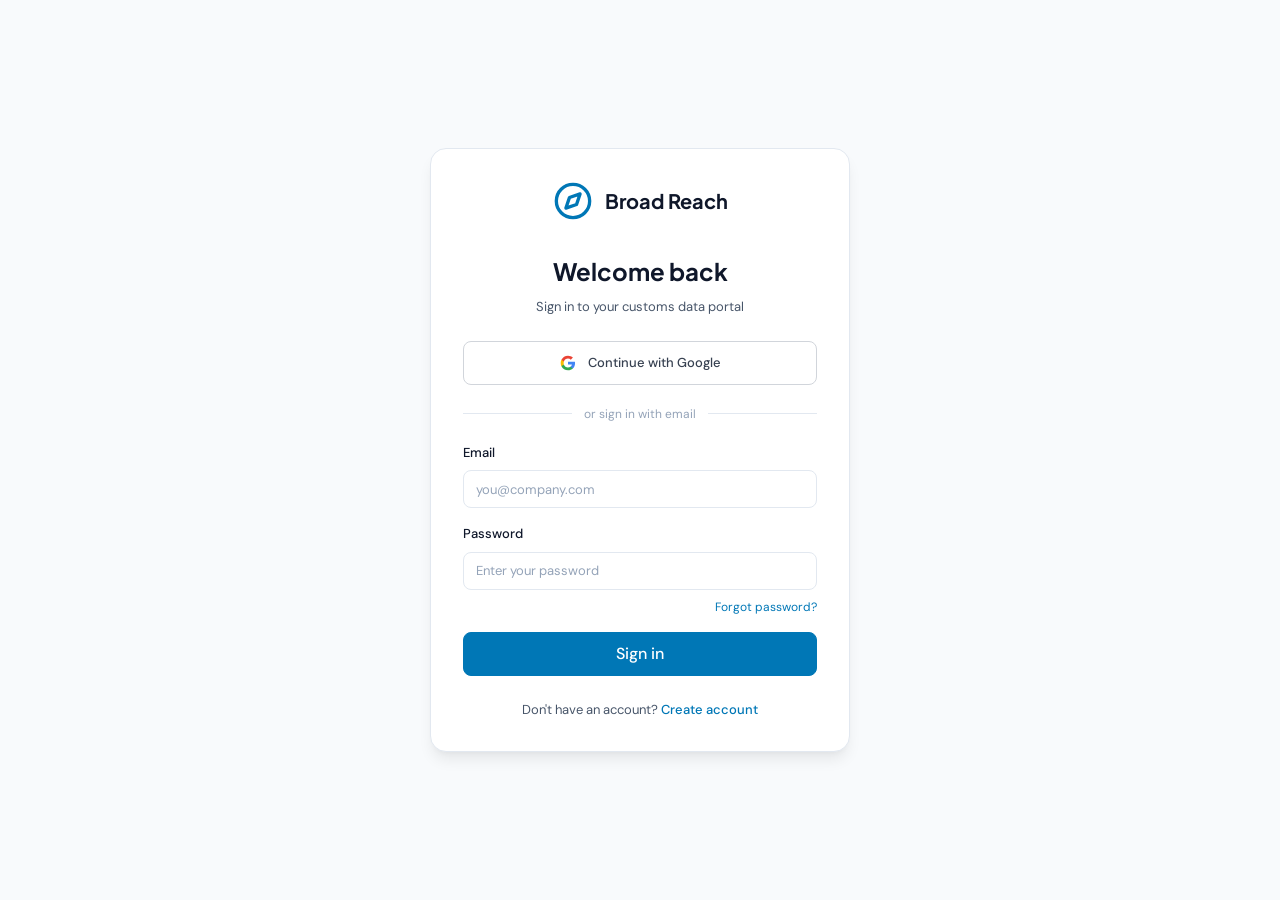
<file: customs-data-portal/index.html>
<!DOCTYPE html>
<html lang="en">
<head>
  <!--
   ____                 _           _ _            ____                            _
  |  _ \ ___ _ __ _ __ | | _____  _(_) |_ _   _  / ___|___  _ __ ___  _ __  _   _| |_ ___ _ __
  | |_) / _ \ '__| '_ \| |/ _ \ \/ / | __| | | || |   / _ \| '_ ` _ \| '_ \| | | | __/ _ \ '__|
  |  __/  __/ |  | |_) | |  __/>  <| | |_| |_| || |__| (_) | | | | | | |_) | |_| | ||  __/ |
  |_|   \___|_|  | .__/|_|\___/_/\_\_|\__|\__, | \____\___/|_| |_| |_| .__/ \__,_|\__\___|_|
                 |_|                      |___/                      |_|

  Built with Perplexity Computer — https://www.perplexity.ai/computer
  -->
  <meta charset="UTF-8">
  <meta name="viewport" content="width=device-width, initial-scale=1.0">
  <title>Broad Reach Customs Data Portal</title>
  <meta name="description" content="SKU-level customs data management, CUSMA certificate generation, and HTS code validation.">
  <meta name="robots" content="noindex, nofollow">
  <meta name="generator" content="Perplexity Computer">
  <meta property="og:title" content="Broad Reach Customs Data Portal">
  <meta property="og:description" content="SKU-level customs data management, CUSMA certificate generation, and HTS code validation.">
  <link rel="preconnect" href="https://fonts.googleapis.com">
  <link rel="preconnect" href="https://fonts.gstatic.com" crossorigin>
  <link href="https://fonts.googleapis.com/css2?family=Plus+Jakarta+Sans:wght@400;500;600;700&family=DM+Sans:wght@400;500;600&display=swap" rel="stylesheet">
  <link rel="stylesheet" href="./base.css">
  <link rel="stylesheet" href="./style.css">
  <link rel="stylesheet" href="./app.css">
  <link rel="icon" href="data:image/svg+xml,<svg xmlns='http://www.w3.org/2000/svg' viewBox='0 0 32 32'><circle cx='16' cy='16' r='12' fill='%230f4c75'/><path d='M10 20 L16 10 L22 20 Z' fill='%2300b4d8' opacity='0.8'/></svg>">
</head>
<body>
  <div id="app"></div>
  <script src="./app.js"></script>
</body>
</html>
</file>
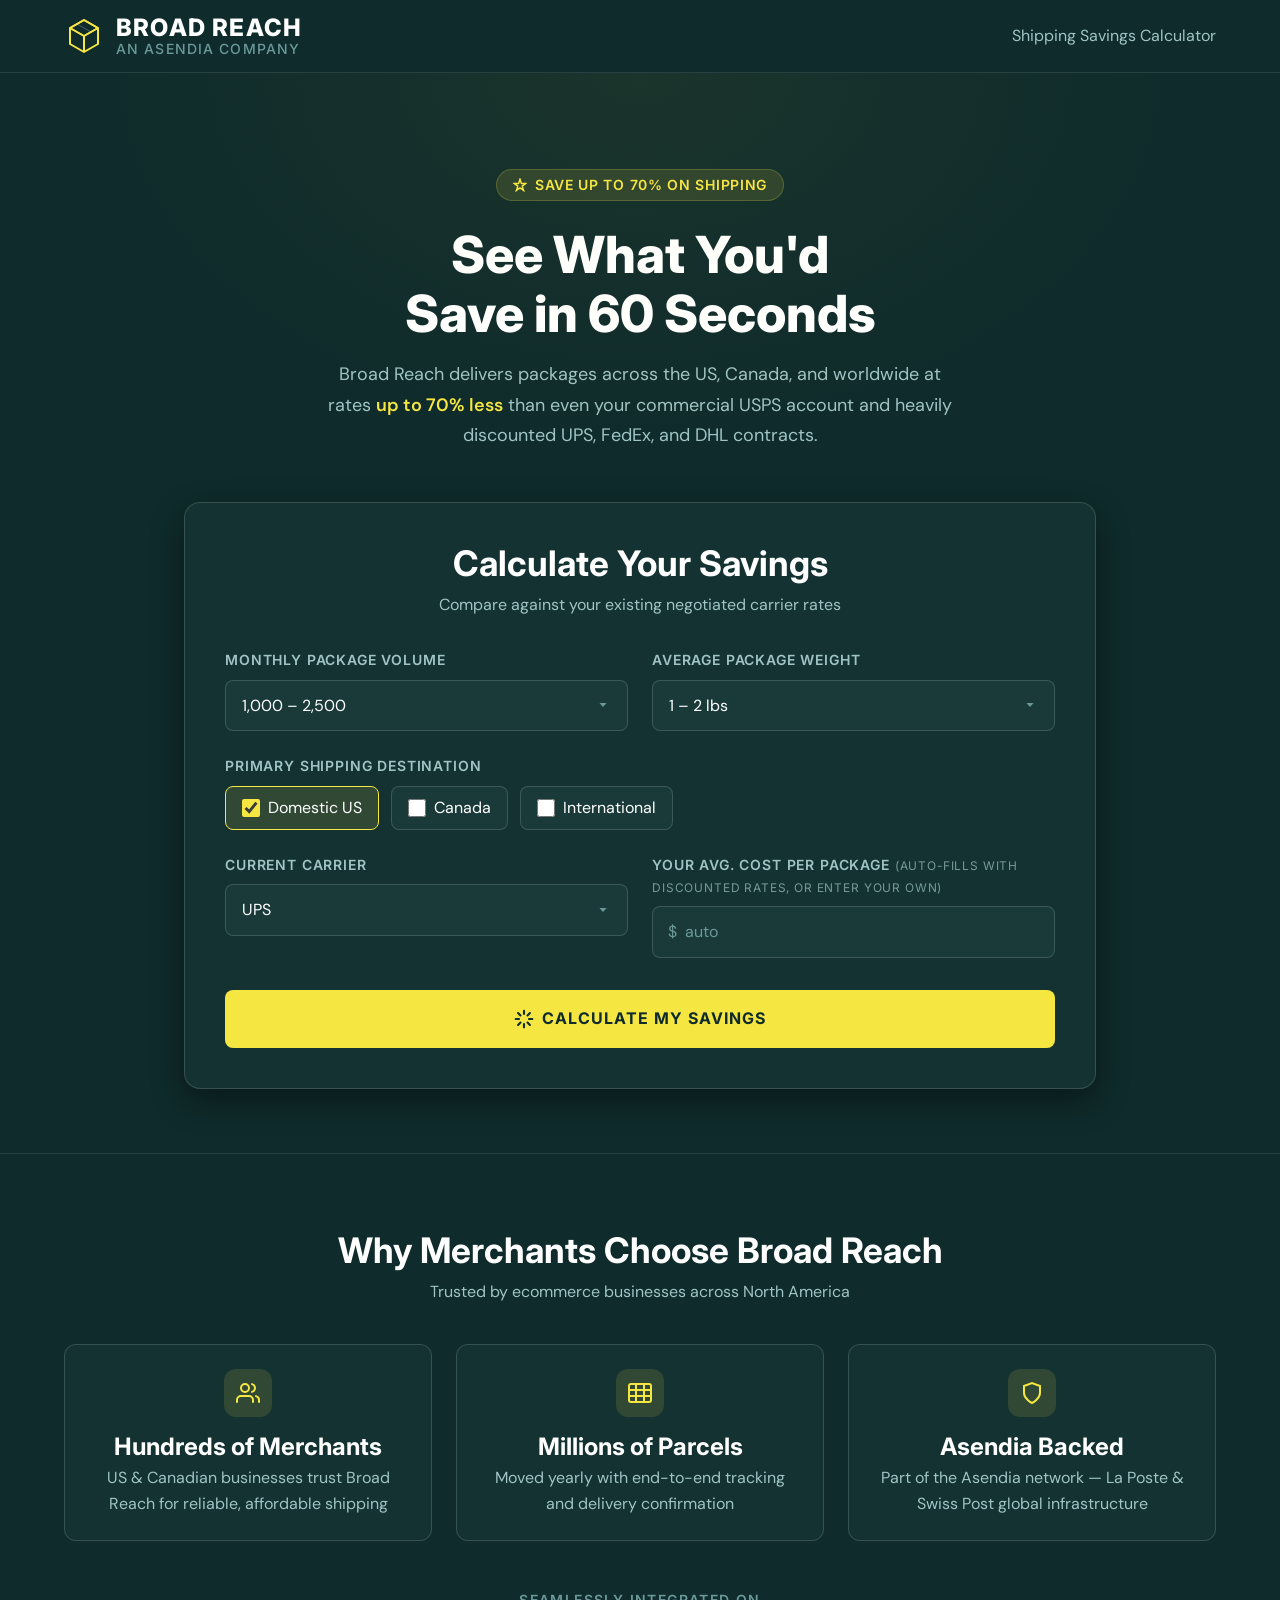
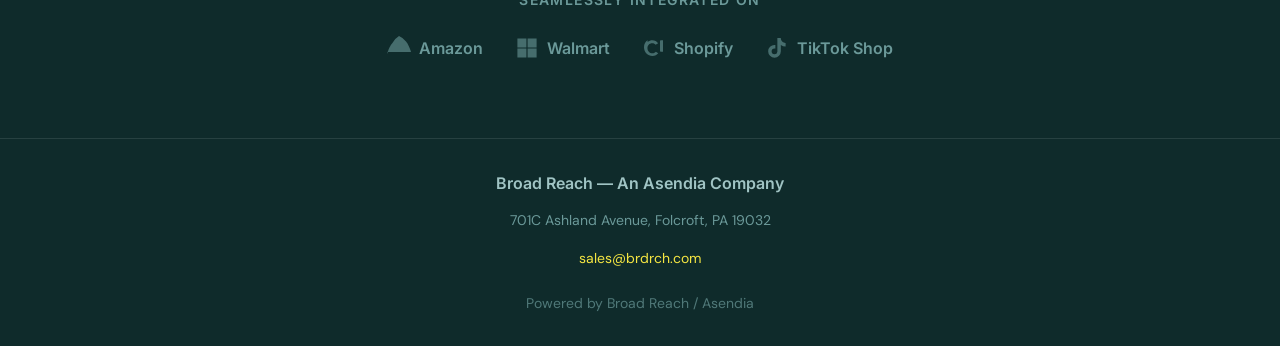
<file: savings-calculator/index.html>
<!DOCTYPE html>
<html lang="en">
<head>
  <meta charset="UTF-8">
  <meta name="viewport" content="width=device-width, initial-scale=1.0">
  <title>Shipping Savings Calculator — Broad Reach | An Asendia Company</title>
  <meta name="description" content="See how much you'd save vs. your commercial USPS and discounted UPS/FedEx accounts. Broad Reach rates start at $2/package. Calculate your savings in 60 seconds.">
  <link rel="preconnect" href="https://fonts.googleapis.com">
  <link rel="preconnect" href="https://fonts.gstatic.com" crossorigin>
  <link rel="stylesheet" href="./base.css">
  <link rel="stylesheet" href="./style.css">
  <link rel="stylesheet" href="./page.css">
  <link rel="icon" href="data:image/svg+xml,<svg xmlns='http://www.w3.org/2000/svg' viewBox='0 0 32 32'><rect width='32' height='32' rx='6' fill='%230f2b2b'/><path d='M8 12l8-5 8 5v9l-8 5-8-5z' fill='none' stroke='%23f5e642' stroke-width='2'/><path d='M16 7v15M8 12l8 5 8-5' fill='none' stroke='%23f5e642' stroke-width='1.5'/></svg>">
</head>
<body>
  <a href="#calcForm" class="sr-only" style="position:absolute;top:0;left:0;z-index:9999;background:var(--color-primary);color:var(--color-text-inverse);padding:8px 16px;">Skip to calculator</a>
  <div class="page-wrapper">

    <!-- HEADER -->
    <header class="site-header">
      <div class="container">
        <div class="header-inner">
          <div class="logo-group">
            <!-- Broad Reach Logo SVG — package/box icon -->
            <svg width="40" height="40" viewBox="0 0 40 40" fill="none" xmlns="http://www.w3.org/2000/svg" aria-label="Broad Reach logo">
              <path d="M20 4L6 12v16l14 8 14-8V12L20 4z" stroke="#f5e642" stroke-width="2" fill="none" stroke-linejoin="round"/>
              <path d="M20 4l14 8-14 8L6 12l14-8z" stroke="#f5e642" stroke-width="1.5" fill="none" stroke-linejoin="round"/>
              <path d="M20 20v16" stroke="#f5e642" stroke-width="2"/>
              <path d="M6 12l14 8 14-8" stroke="#f5e642" stroke-width="1.5" fill="none"/>
              <path d="M13 8l14 8" stroke="rgba(255,255,255,0.25)" stroke-width="1" stroke-linecap="round"/>
            </svg>
            <div class="logo-text">
              <span class="logo-name">BROAD REACH</span>
              <span class="logo-sub">An Asendia Company</span>
            </div>
          </div>
          <span class="header-tagline">Shipping Savings Calculator</span>
        </div>
      </div>
    </header>

    <main>
      <!-- HERO -->
      <section class="hero">
        <div class="container">
          <div class="hero-badge">
            <svg width="14" height="14" viewBox="0 0 24 24" fill="none" stroke="currentColor" stroke-width="2.5" stroke-linecap="round"><path d="M12 2l2.4 7.4H22l-6.2 4.5 2.4 7.4L12 16.8l-6.2 4.5 2.4-7.4L2 9.4h7.6z"/></svg>
            Save up to 70% on Shipping
          </div>
          <h1>See What You'd Save in 60 Seconds</h1>
          <p class="hero-subtitle">Broad Reach delivers packages across the US, Canada, and worldwide at rates <strong>up to 70% less</strong> than even your commercial USPS account and heavily discounted UPS, FedEx, and DHL contracts.</p>
        </div>
      </section>

      <!-- CALCULATOR -->
      <section class="calculator-section">
        <div class="container container--narrow">
          <div class="calc-card">
            <div class="calc-card-header">
              <h2>Calculate Your Savings</h2>
              <p>Compare against your existing negotiated carrier rates</p>
            </div>

            <form id="calcForm" onsubmit="return false;">
              <div class="form-grid">

                <!-- Monthly Volume -->
                <div class="form-group">
                  <label class="form-label" for="volume">Monthly Package Volume</label>
                  <select class="form-select" id="volume" required>
                    <option value="">Select volume...</option>
                    <option value="350">200 – 500</option>
                    <option value="750">500 – 1,000</option>
                    <option value="1750" selected>1,000 – 2,500</option>
                    <option value="3750">2,500 – 5,000</option>
                    <option value="7500">5,000 – 10,000</option>
                    <option value="12500">10,000+</option>
                  </select>
                </div>

                <!-- Average Weight -->
                <div class="form-group">
                  <label class="form-label" for="weight">Average Package Weight</label>
                  <select class="form-select" id="weight" required>
                    <option value="under1">Under 1 lb</option>
                    <option value="1to2" selected>1 – 2 lbs</option>
                    <option value="2to5">2 – 5 lbs</option>
                    <option value="5to10">5 – 10 lbs</option>
                  </select>
                </div>

                <!-- Primary Destination -->
                <div class="form-group form-group--full">
                  <label class="form-label">Primary Shipping Destination</label>
                  <div class="checkbox-group" id="destinations">
                    <label class="checkbox-label checked">
                      <input type="checkbox" value="domestic" checked> Domestic US
                    </label>
                    <label class="checkbox-label">
                      <input type="checkbox" value="canada"> Canada
                    </label>
                    <label class="checkbox-label">
                      <input type="checkbox" value="international"> International
                    </label>
                  </div>
                </div>

                <!-- Current Carrier -->
                <div class="form-group">
                  <label class="form-label" for="carrier">Current Carrier</label>
                  <select class="form-select" id="carrier" required>
                    <option value="UPS">UPS</option>
                    <option value="FedEx">FedEx</option>
                    <option value="USPS">USPS</option>
                    <option value="DHL">DHL</option>
                    <option value="Other">Other</option>
                  </select>
                </div>

                <!-- Average Cost -->
                <div class="form-group">
                  <label class="form-label" for="costPerPkg">Your Avg. Cost Per Package <span style="font-weight:400;font-size:0.85em;opacity:0.7">(auto-fills with discounted rates, or enter your own)</span></label>
                  <div class="currency-input">
                    <span class="currency-symbol">$</span>
                    <input type="number" class="form-input" id="costPerPkg" placeholder="auto" step="0.01" min="0" max="999" value="" >
                  </div>
                </div>

              </div>

              <button type="button" class="btn-calculate" id="calcBtn" onclick="calculateSavings()">
                <svg viewBox="0 0 24 24" fill="none" stroke="currentColor" stroke-width="2.5" stroke-linecap="round" stroke-linejoin="round"><path d="M12 2v4M12 18v4M4.93 4.93l2.83 2.83M16.24 16.24l2.83 2.83M2 12h4M18 12h4M4.93 19.07l2.83-2.83M16.24 7.76l2.83-2.83"/></svg>
                Calculate My Savings
              </button>
            </form>

            <!-- RESULTS -->
            <div class="results-section" id="results" aria-hidden="true">
              <div class="results-card">
                <div class="results-header">
                  <div class="results-label">Estimated Annual Savings</div>
                  <div class="savings-amount" id="annualSavings">$0</div>
                </div>

                <div class="results-grid">
                  <div class="result-stat">
                    <div class="stat-label">Monthly Savings</div>
                    <div class="stat-value" id="monthlySavings">$0</div>
                  </div>
                  <div class="result-stat">
                    <div class="stat-label">Per-Package Savings</div>
                    <div class="stat-value" id="perPkgSavings">$0.00</div>
                  </div>
                  <div class="result-stat">
                    <div class="stat-label">Savings Percentage</div>
                    <div class="stat-value" id="savingsPct">0%</div>
                  </div>
                </div>

                <!-- Visual comparison bars -->
                <div class="comparison-bar">
                  <div class="bar-row">
                    <div class="bar-item">
                      <span class="bar-item-label" id="carrierLabel">Current Carrier</span>
                      <div class="bar-item-track">
                        <div class="bar-item-fill bar-item-fill--current" id="barCurrent" style="width: 0%;">
                          <span id="barCurrentLabel">$0/yr</span>
                        </div>
                      </div>
                    </div>
                    <div class="bar-item">
                      <span class="bar-item-label">Broad Reach</span>
                      <div class="bar-item-track">
                        <div class="bar-item-fill bar-item-fill--br" id="barBR" style="width: 0%;">
                          <span id="barBRLabel">$0/yr</span>
                        </div>
                      </div>
                    </div>
                  </div>
                </div>

                <p class="results-note">Carrier rates reflect real-world discounted accounts — USPS Commercial Plus pricing (Notice 123) and UPS/FedEx/DHL rates with heavy volume discounts already applied. These are not retail rates. Broad Reach still beats them through Asendia's last-mile carrier network. Actual savings may vary by volume, zone mix, and contract terms.</p>

                <div class="results-cta">
                  <button class="btn-cta" onclick="openQuoteModal()">
                    <svg width="20" height="20" viewBox="0 0 24 24" fill="none" stroke="currentColor" stroke-width="2.5" stroke-linecap="round"><path d="M21 15a2 2 0 0 1-2 2H7l-4 4V5a2 2 0 0 1 2-2h14a2 2 0 0 1 2 2z"/></svg>
                    Get Your Custom Quote
                  </button>
                  <p class="cta-sub">Or email us directly at <a href="mailto:sales@brdrch.com" target="_blank" rel="noopener noreferrer">sales@brdrch.com</a></p>
                </div>
              </div>
            </div>

          </div>
        </div>
      </section>

      <!-- TRUST / SOCIAL PROOF -->
      <section class="trust-section reveal" id="trustSection">
        <div class="container">
          <div class="trust-header">
            <h2>Why Merchants Choose Broad Reach</h2>
            <p>Trusted by ecommerce businesses across North America</p>
          </div>

          <div class="trust-stats">
            <div class="trust-stat">
              <div class="trust-stat-icon">
                <svg viewBox="0 0 24 24" fill="none" stroke="currentColor" stroke-width="2" stroke-linecap="round"><path d="M17 21v-2a4 4 0 0 0-4-4H5a4 4 0 0 0-4 4v2"/><circle cx="9" cy="7" r="4"/><path d="M23 21v-2a4 4 0 0 0-3-3.87"/><path d="M16 3.13a4 4 0 0 1 0 7.75"/></svg>
              </div>
              <h3>Hundreds of Merchants</h3>
              <p>US &amp; Canadian businesses trust Broad Reach for reliable, affordable shipping</p>
            </div>
            <div class="trust-stat">
              <div class="trust-stat-icon">
                <svg viewBox="0 0 24 24" fill="none" stroke="currentColor" stroke-width="2" stroke-linecap="round"><rect x="1" y="3" width="22" height="18" rx="2"/><path d="M1 9h22M1 15h22M8 3v18M16 3v18"/></svg>
              </div>
              <h3>Millions of Parcels</h3>
              <p>Moved yearly with end-to-end tracking and delivery confirmation</p>
            </div>
            <div class="trust-stat">
              <div class="trust-stat-icon">
                <svg viewBox="0 0 24 24" fill="none" stroke="currentColor" stroke-width="2" stroke-linecap="round"><path d="M12 22s8-4 8-10V5l-8-3-8 3v7c0 6 8 10 8 10z"/></svg>
              </div>
              <h3>Asendia Backed</h3>
              <p>Part of the Asendia network — La Poste &amp; Swiss Post global infrastructure</p>
            </div>
          </div>

          <div class="marketplace-section">
            <div class="marketplace-label">Seamlessly Integrated On</div>
            <div class="marketplace-logos">
              <div class="marketplace-logo">
                <svg viewBox="0 0 24 24" fill="currentColor"><path d="M.045 18.02c.07-.258.144-.515.22-.77.096-.316.193-.632.293-.947.262-.82.559-1.628.886-2.42.108-.261.22-.52.333-.778.113-.258.231-.513.351-.767.24-.508.492-1.01.755-1.503.12-.225.243-.448.368-.67.213-.378.433-.751.662-1.118.044-.071.089-.141.134-.211a18.94 18.94 0 0 1 1.202-1.667A18.86 18.86 0 0 1 12 .07a18.86 18.86 0 0 1 6.75 5.098c.46.552.886 1.13 1.276 1.731.045.07.09.14.134.211.229.367.449.74.662 1.118.125.222.248.445.368.67.263.494.515.995.755 1.503.12.254.238.509.351.767.114.258.225.517.333.778.327.792.624 1.6.886 2.42.1.315.197.631.293.947.076.255.15.512.22.77H.045z"/></svg>
                Amazon
              </div>
              <div class="marketplace-logo">
                <svg viewBox="0 0 24 24" fill="currentColor"><path d="M11.4 2.4H2.4v9h9V2.4zm10.2 0h-9v9h9V2.4zm-10.2 10.2h-9v9h9v-9zm10.2 0h-9v9h9v-9z"/></svg>
                Walmart
              </div>
              <div class="marketplace-logo">
                <svg viewBox="0 0 24 24" fill="currentColor"><path d="M5.613 4.357C3.243 5.93 2 8.336 2 11.257c0 5.157 3.8 8.743 8.4 8.743 2.6 0 4.507-1.143 5.857-2.743l-2.4-1.457c-.657.857-1.786 1.543-3.457 1.543-2.857 0-4.943-2.286-4.943-5.086s1.786-5.086 4.643-5.086c1.757 0 2.943.686 3.6 1.543l2.4-1.457C14.82 5.5 12.813 4.357 10.4 4.357c-1.743 0-3.357.543-4.787 1.543V4.357zm13.38 0c-.55 0-1 .45-1 1.014v9.257c0 .565.45 1.015 1 1.015h2.014V4.357H18.993z"/></svg>
                Shopify
              </div>
              <div class="marketplace-logo">
                <svg viewBox="0 0 24 24" fill="currentColor"><path d="M19.59 6.69a4.83 4.83 0 0 1-3.77-4.25V2h-3.45v13.67a2.89 2.89 0 0 1-2.88 2.5 2.89 2.89 0 0 1-2.88-2.88 2.89 2.89 0 0 1 2.88-2.88c.3 0 .59.05.87.13V9.03a6.31 6.31 0 0 0-.87-.06 6.34 6.34 0 0 0-6.34 6.34 6.34 6.34 0 0 0 6.34 6.34 6.34 6.34 0 0 0 6.34-6.34V8.94a8.18 8.18 0 0 0 4.78 1.54V7.03a4.83 4.83 0 0 1-1.02-.34z"/></svg>
                TikTok Shop
              </div>
            </div>
          </div>
        </div>
      </section>
    </main>

    <!-- FOOTER -->
    <footer class="site-footer">
      <div class="container">
        <div class="footer-inner">
          <div class="footer-brand">Broad Reach — An Asendia Company</div>
          <div class="footer-address">701C Ashland Avenue, Folcroft, PA 19032</div>
          <div class="footer-email"><a href="mailto:sales@brdrch.com" target="_blank" rel="noopener noreferrer">sales@brdrch.com</a></div>
          <div class="footer-powered">Powered by Broad Reach / Asendia</div>
        </div>
      </div>
    </footer>

  </div>

  <!-- QUOTE MODAL -->
  <div class="modal-overlay" id="quoteModal">
    <div class="modal" role="dialog" aria-labelledby="modalTitle">
      <!-- Form state -->
      <div id="modalForm">
        <div class="modal-header">
          <h3 id="modalTitle">Get Your Custom Quote</h3>
          <button class="modal-close" onclick="closeQuoteModal()" aria-label="Close modal">
            <svg width="24" height="24" viewBox="0 0 24 24" fill="none" stroke="currentColor" stroke-width="2" stroke-linecap="round"><path d="M18 6L6 18M6 6l12 12"/></svg>
          </button>
        </div>
        <form class="modal-form" onsubmit="return false;">
          <div class="form-group">
            <label class="form-label" for="qName">Name *</label>
            <input type="text" class="form-input" id="qName" placeholder="Your full name" required>
          </div>
          <div class="form-group">
            <label class="form-label" for="qEmail">Email *</label>
            <input type="email" class="form-input" id="qEmail" placeholder="you@company.com" required>
          </div>
          <div class="form-group">
            <label class="form-label" for="qCompany">Company *</label>
            <input type="text" class="form-input" id="qCompany" placeholder="Your company name" required>
          </div>
          <div class="form-group">
            <label class="form-label" for="qPhone">Phone (optional)</label>
            <input type="tel" class="form-input" id="qPhone" placeholder="(555) 123-4567">
          </div>
          <button class="btn-cta" onclick="submitQuoteForm()">
            Request Custom Quote
          </button>
        </form>
      </div>
      <!-- Success state -->
      <div id="modalSuccess" style="display: none;">
        <div class="modal-header">
          <h3>&nbsp;</h3>
          <button class="modal-close" onclick="closeQuoteModal()" aria-label="Close modal">
            <svg width="24" height="24" viewBox="0 0 24 24" fill="none" stroke="currentColor" stroke-width="2" stroke-linecap="round"><path d="M18 6L6 18M6 6l12 12"/></svg>
          </button>
        </div>
        <div class="modal-success">
          <div class="success-icon">
            <svg viewBox="0 0 24 24" fill="none" stroke="currentColor" stroke-width="2.5" stroke-linecap="round" stroke-linejoin="round"><polyline points="20 6 9 17 4 12"/></svg>
          </div>
          <h3>Thank You!</h3>
          <p>A Broad Reach specialist will contact you within 24 hours with a custom shipping quote.</p>
        </div>
      </div>
    </div>
  </div>

  <script src="./app.js"></script>
</body>
</html>
</file>
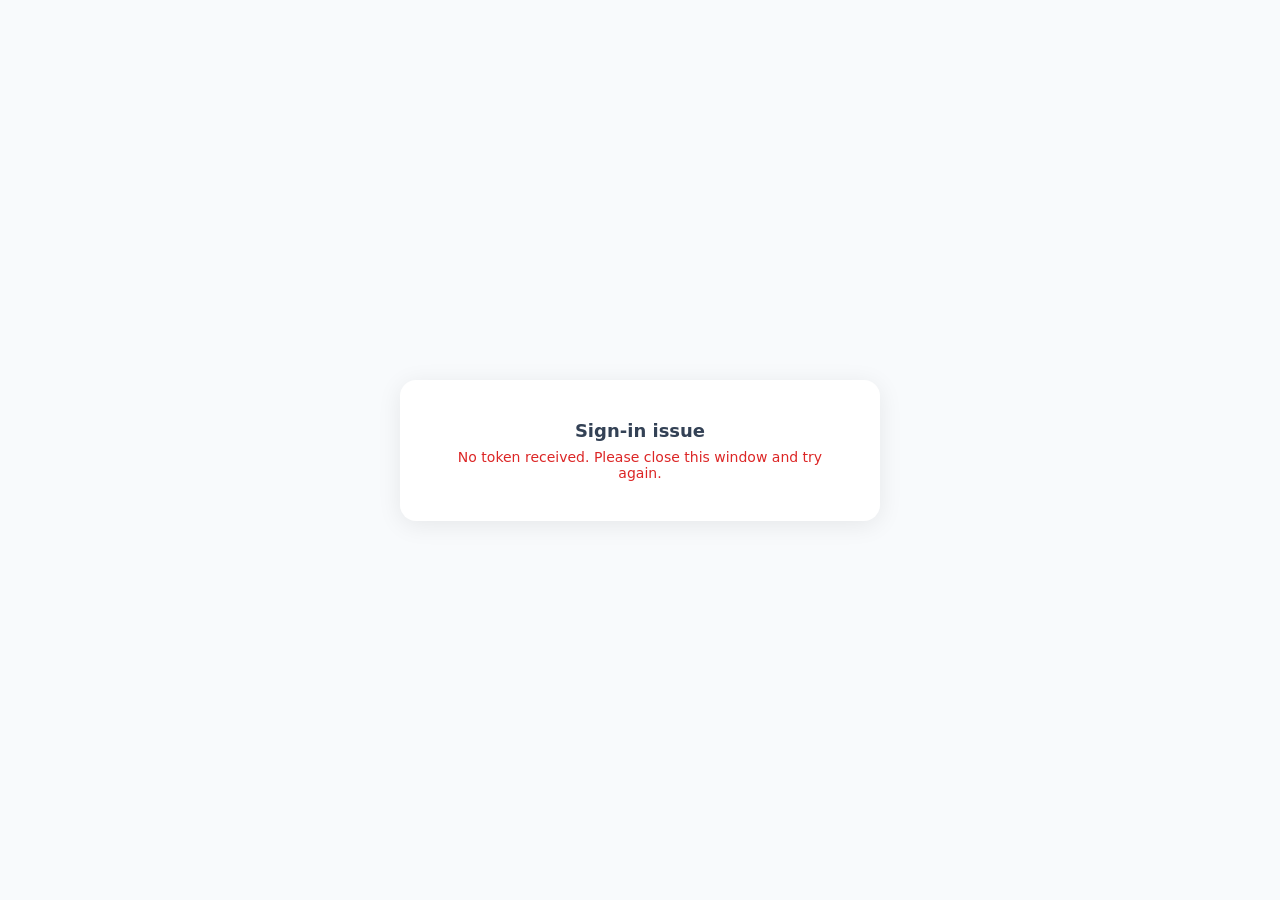
<file: customs-data-portal/oauth-callback.html>
<!DOCTYPE html>
<html>
<head>
  <title>Signing in...</title>
  <style>
    body { font-family: system-ui, -apple-system, sans-serif; display: flex; align-items: center; justify-content: center; min-height: 100vh; margin: 0; background: #f8fafc; color: #334155; }
    .card { text-align: center; padding: 40px; background: white; border-radius: 16px; box-shadow: 0 4px 24px rgba(0,0,0,0.08); max-width: 400px; }
    .spinner { width: 40px; height: 40px; border: 3px solid #e2e8f0; border-top-color: #3b82f6; border-radius: 50%; animation: spin 0.8s linear infinite; margin: 0 auto 16px; }
    @keyframes spin { to { transform: rotate(360deg); } }
    h2 { margin: 0 0 8px; font-size: 18px; font-weight: 600; }
    p { margin: 0; font-size: 14px; color: #64748b; }
    .error { color: #dc2626; }
  </style>
</head>
<body>
  <div class="card">
    <div class="spinner" id="spinner"></div>
    <h2 id="title">Completing sign-in...</h2>
    <p id="message">Please wait, this window will close automatically.</p>
  </div>
  <script>
    /**
     * OAuth Callback Handler — Customs Data Portal
     *
     * This page is opened as a popup by customs-data-portal/app.js (line ~518):
     *   window.open('oauth-callback.html', 'GoogleSignIn', ...)
     *
     * Flow:
     *   1. Google redirects here with an access_token in the URL fragment (#)
     *   2. We extract the token from the hash
     *   3. We pass it back to the parent window via postMessage
     *   4. The parent (app.js) receives the token and completes authentication
     *
     * This is the same popup-to-postMessage pattern used by the SAPT Tool
     * (sapt-tool/google-callback.html) — required because the app runs inside
     * a Perplexity Computer iframe where google.accounts.id.prompt() is blocked.
     *
     * MIGRATION NOTE (Azure):
     *   On your own domain, you can remove this popup pattern entirely and use
     *   the standard Google Identity Services (GIS) flow with
     *   google.accounts.id.renderButton(). The popup pattern exists solely to
     *   work around the cross-origin iframe restriction on Perplexity's hosting.
     *
     * SECURITY NOTE:
     *   postMessage uses '*' as the target origin. On Azure, change this to
     *   your specific domain (e.g., 'https://customs.brdrch.com') to prevent
     *   token interception by malicious pages.
     *
     * Google Client ID: Set via GOOGLE_CLIENT_ID env var in production.
     *   Current: 105648453442-gjnirc4fa4tmii07lt1lmd353serh4ng.apps.googleusercontent.com
     *   Project: buoyant-silicon-345213
     */
    (function() {
      try {
        var hash = window.location.hash.substring(1);
        var params = new URLSearchParams(hash);
        var accessToken = params.get('access_token');
        var error = params.get('error');

        if (error) {
          document.getElementById('spinner').style.display = 'none';
          document.getElementById('title').textContent = 'Sign-in cancelled';
          document.getElementById('message').textContent = error;
          document.getElementById('message').className = 'error';
          if (window.opener) {
            try { window.opener.postMessage({ type: 'google-sso-error', error: error }, '*'); } catch(e){}
          }
          setTimeout(function() { window.close(); }, 2000);
          return;
        }

        if (!accessToken) {
          document.getElementById('spinner').style.display = 'none';
          document.getElementById('title').textContent = 'Sign-in issue';
          document.getElementById('message').textContent = 'No token received. Please close this window and try again.';
          document.getElementById('message').className = 'error';
          if (window.opener) {
            try { window.opener.postMessage({ type: 'google-sso-error', error: 'no_token' }, '*'); } catch(e){}
          }
          setTimeout(function() { window.close(); }, 3000);
          return;
        }

        // Success — pass token back to parent window
        document.getElementById('title').textContent = 'Sign-in successful!';
        document.getElementById('message').textContent = 'Redirecting you now...';

        var sent = false;
        if (window.opener) {
          try {
            window.opener.postMessage({ type: 'google-sso-token', access_token: accessToken }, '*');
            sent = true;
          } catch(e) { console.log('postMessage failed:', e); }
        }

        if (sent) {
          setTimeout(function() { window.close(); }, 800);
        } else {
          document.getElementById('spinner').style.display = 'none';
          document.getElementById('title').textContent = 'Sign-in successful!';
          document.getElementById('message').textContent = 'Please close this window and return to the Customs Data Portal.';
        }
      } catch(e) {
        document.getElementById('spinner').style.display = 'none';
        document.getElementById('title').textContent = 'Error';
        document.getElementById('message').textContent = e.message;
        document.getElementById('message').className = 'error';
      }
    })();
  </script>
</body>
</html>
</file>
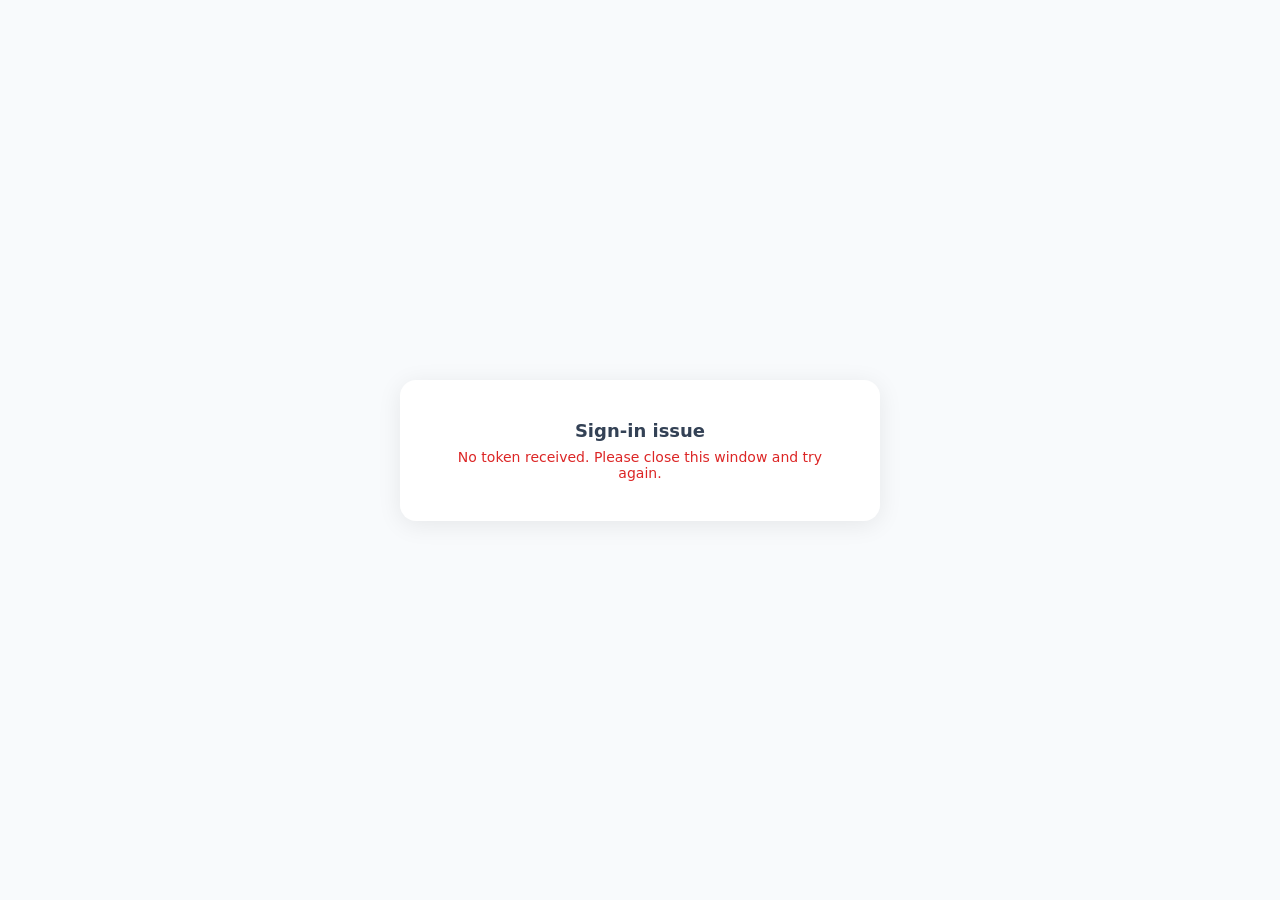
<file: sapt-tool/google-callback.html>
<!DOCTYPE html>
<html>
<head>
  <title>Signing in...</title>
  <style>
    body { font-family: system-ui, -apple-system, sans-serif; display: flex; align-items: center; justify-content: center; min-height: 100vh; margin: 0; background: #f8fafc; color: #334155; }
    .card { text-align: center; padding: 40px; background: white; border-radius: 16px; box-shadow: 0 4px 24px rgba(0,0,0,0.08); max-width: 400px; }
    .spinner { width: 40px; height: 40px; border: 3px solid #e2e8f0; border-top-color: #3b82f6; border-radius: 50%; animation: spin 0.8s linear infinite; margin: 0 auto 16px; }
    @keyframes spin { to { transform: rotate(360deg); } }
    h2 { margin: 0 0 8px; font-size: 18px; font-weight: 600; }
    p { margin: 0; font-size: 14px; color: #64748b; }
    .error { color: #dc2626; }
  </style>
</head>
<body>
  <div class="card">
    <div class="spinner" id="spinner"></div>
    <h2 id="title">Completing sign-in...</h2>
    <p id="message">Please wait, this window will close automatically.</p>
  </div>
  <script>
    (function() {
      try {
        var hash = window.location.hash.substring(1);
        var params = new URLSearchParams(hash);
        var accessToken = params.get('access_token');
        var error = params.get('error');

        if (error) {
          document.getElementById('spinner').style.display = 'none';
          document.getElementById('title').textContent = 'Sign-in cancelled';
          document.getElementById('message').textContent = error;
          document.getElementById('message').className = 'error';
          if (window.opener) {
            try { window.opener.postMessage({ type: 'google-sso-error', error: error }, '*'); } catch(e){}
          }
          setTimeout(function() { window.close(); }, 2000);
          return;
        }

        if (!accessToken) {
          document.getElementById('spinner').style.display = 'none';
          document.getElementById('title').textContent = 'Sign-in issue';
          document.getElementById('message').textContent = 'No token received. Please close this window and try again.';
          document.getElementById('message').className = 'error';
          if (window.opener) {
            try { window.opener.postMessage({ type: 'google-sso-error', error: 'no_token' }, '*'); } catch(e){}
          }
          setTimeout(function() { window.close(); }, 3000);
          return;
        }

        // Success
        document.getElementById('title').textContent = 'Sign-in successful!';
        document.getElementById('message').textContent = 'Redirecting you now...';

        var sent = false;
        if (window.opener) {
          try {
            window.opener.postMessage({ type: 'google-sso-token', access_token: accessToken }, '*');
            sent = true;
          } catch(e) { console.log('postMessage failed:', e); }
        }

        if (sent) {
          setTimeout(function() { window.close(); }, 800);
        } else {
          document.getElementById('spinner').style.display = 'none';
          document.getElementById('title').textContent = 'Sign-in successful!';
          document.getElementById('message').textContent = 'Please close this window and return to the portal.';
        }
      } catch(e) {
        document.getElementById('spinner').style.display = 'none';
        document.getElementById('title').textContent = 'Error';
        document.getElementById('message').textContent = e.message;
        document.getElementById('message').className = 'error';
      }
    })();
  </script>
</body>
</html>
</file>
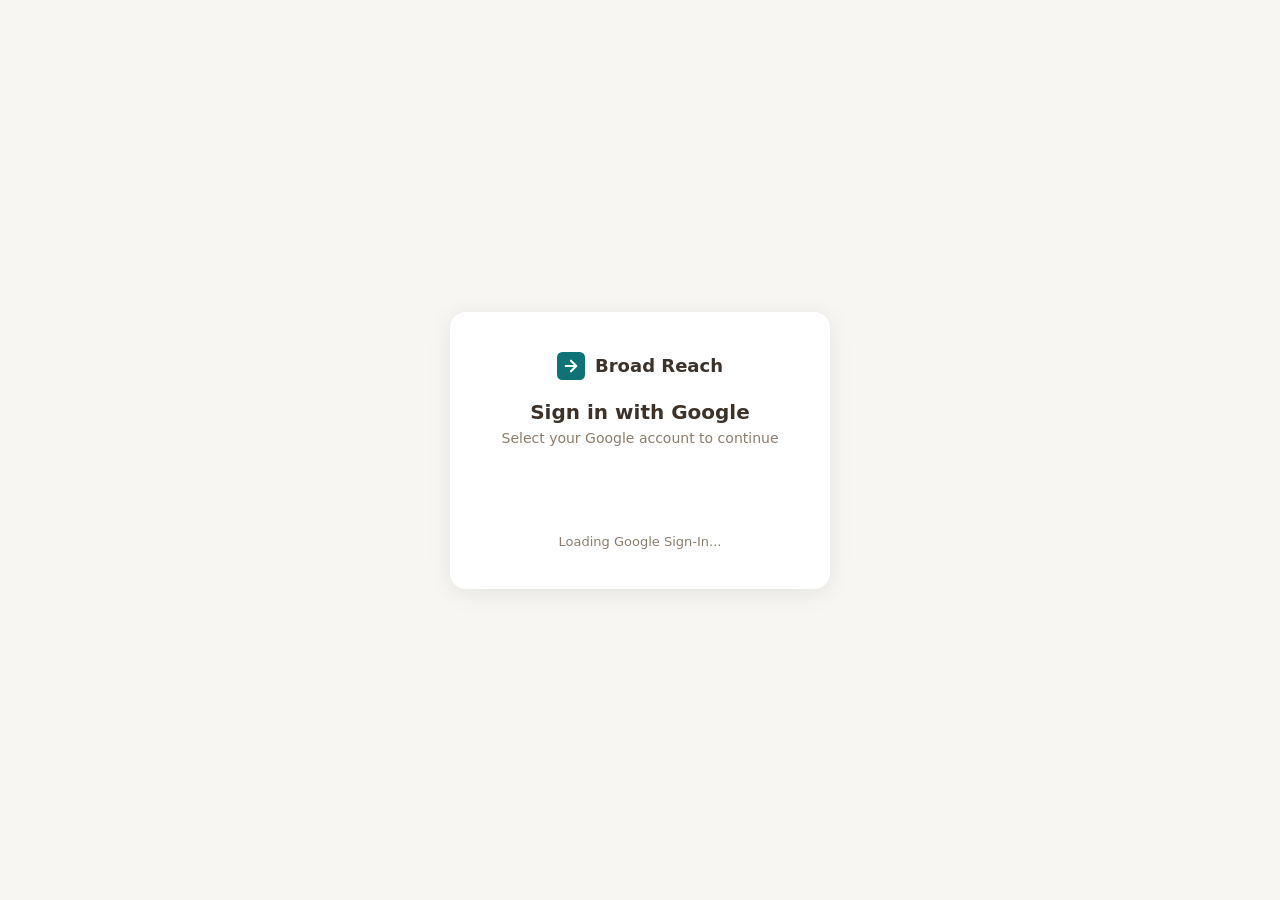
<file: sapt-tool/oauth-popup.html>
<!DOCTYPE html>
<html lang="en">
<head>
  <meta charset="UTF-8">
  <meta name="viewport" content="width=device-width, initial-scale=1.0">
  <title>Sign in with Google — Broad Reach</title>
  <script src="https://accounts.google.com/gsi/client" async defer></script>
  <style>
    * { margin: 0; padding: 0; box-sizing: border-box; }
    body {
      font-family: system-ui, -apple-system, 'Segoe UI', sans-serif;
      display: flex;
      align-items: center;
      justify-content: center;
      min-height: 100vh;
      background: #f8f6f3;
      color: #3d3229;
    }
    .card {
      background: white;
      border-radius: 16px;
      padding: 40px 36px;
      box-shadow: 0 4px 24px rgba(0,0,0,0.08);
      max-width: 380px;
      width: 100%;
      text-align: center;
    }
    .logo {
      display: flex;
      align-items: center;
      justify-content: center;
      gap: 10px;
      margin-bottom: 20px;
    }
    .logo svg { width: 28px; height: 28px; }
    .logo span { font-size: 18px; font-weight: 600; color: #3d3229; }
    h2 {
      font-size: 20px;
      font-weight: 600;
      margin-bottom: 6px;
    }
    .subtitle {
      font-size: 14px;
      color: #8c7e6e;
      margin-bottom: 28px;
    }
    #google-btn {
      display: flex;
      justify-content: center;
      min-height: 44px;
      margin-bottom: 16px;
    }
    .status {
      font-size: 13px;
      color: #8c7e6e;
      margin-top: 12px;
    }
    .status.error { color: #dc2626; }
    .status.success { color: #166534; }
    .spinner {
      width: 32px; height: 32px;
      border: 3px solid #e2e8f0;
      border-top-color: #0d7377;
      border-radius: 50%;
      animation: spin 0.8s linear infinite;
      margin: 16px auto;
    }
    @keyframes spin { to { transform: rotate(360deg); } }
  </style>
</head>
<body>
  <div class="card">
    <div class="logo">
      <svg viewBox="0 0 32 32" fill="none"><rect width="32" height="32" rx="6" fill="#0d7377"/><path d="M10 16h12M16 10l6 6-6 6" stroke="white" stroke-width="2.5" stroke-linecap="round" stroke-linejoin="round"/></svg>
      <span>Broad Reach</span>
    </div>
    <h2>Sign in with Google</h2>
    <p class="subtitle">Select your Google account to continue</p>
    <div id="google-btn"></div>
    <div id="status" class="status">Loading Google Sign-In...</div>
  </div>

  <script>
    // MIGRATION: Replace this Client ID with your own from Google Cloud Console.
    // Project: buoyant-silicon-345213 | Also hardcoded in: app.js, command-center/app.js, command-center/oauth-popup.html
    const CLIENT_ID = '105648453442-gjnirc4fa4tmii07lt1lmd353serh4ng.apps.googleusercontent.com';
    const statusEl = document.getElementById('status');

    // Get the role from the URL hash (e.g., #admin or #client)
    const role = window.location.hash.replace('#', '') || 'client';

    function handleCredential(response) {
      if (!response.credential) {
        statusEl.textContent = 'No credential received. Please try again.';
        statusEl.className = 'status error';
        return;
      }

      statusEl.innerHTML = '<div class="spinner"></div>Signing you in...';
      statusEl.className = 'status success';

      // Send the credential (JWT id_token) back to the parent window
      if (window.opener) {
        try {
          window.opener.postMessage({
            type: 'br-google-credential',
            credential: response.credential,
            role: role
          }, '*');
        } catch (e) {
          console.error('postMessage failed:', e);
        }
        // Close popup after a short delay
        setTimeout(() => { window.close(); }, 800);
      } else {
        statusEl.textContent = 'Sign-in succeeded but could not communicate with the portal. Please close this window and try again.';
        statusEl.className = 'status error';
      }
    }

    // Wait for GSI library to load, then render the button
    function initGoogleButton() {
      if (window.google && window.google.accounts && window.google.accounts.id) {
        google.accounts.id.initialize({
          client_id: CLIENT_ID,
          callback: handleCredential,
          auto_select: false,
          cancel_on_tap_outside: false
        });

        google.accounts.id.renderButton(
          document.getElementById('google-btn'),
          {
            theme: 'outline',
            size: 'large',
            type: 'standard',
            text: 'signin_with',
            shape: 'rectangular',
            width: 300,
            logo_alignment: 'left'
          }
        );

        statusEl.textContent = 'Click the button above to sign in';
      } else {
        // Poll until loaded
        setTimeout(initGoogleButton, 200);
      }
    }

    // Start polling
    let attempts = 0;
    function tryInit() {
      attempts++;
      if (window.google && window.google.accounts && window.google.accounts.id) {
        initGoogleButton();
      } else if (attempts > 50) {
        statusEl.textContent = 'Google Sign-In failed to load. Please close this window and try again.';
        statusEl.className = 'status error';
      } else {
        setTimeout(tryInit, 200);
      }
    }
    tryInit();
  </script>
</body>
</html>
</file>
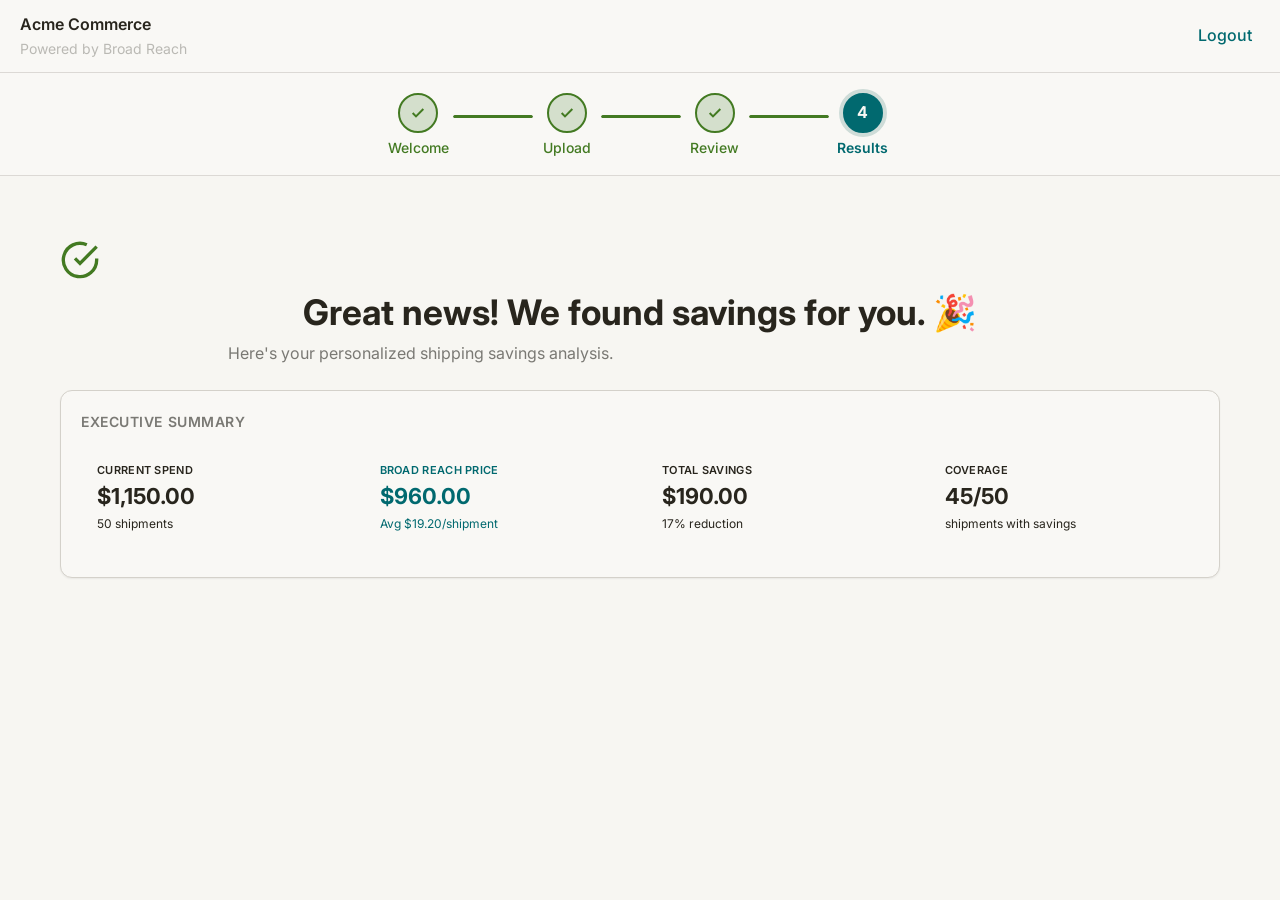
<file: sapt-tool/results-demo.html>
<!DOCTYPE html>
<html lang="en" data-theme="light">
<head>
  <meta charset="UTF-8">
  <meta name="viewport" content="width=device-width, initial-scale=1.0">
  <title>Results - Broad Reach Customer Portal</title>
  <link rel="stylesheet" href="./base.css">
  <link rel="stylesheet" href="./style.css">
</head>
<body>
  <div id="app">
    <div class="client-layout journey-layout">
      <header class="client-header">
        <div class="client-header-left">
          <div>
            <div class="client-company">Acme Commerce</div>
            <div class="client-powered">Powered by Broad Reach</div>
          </div>
        </div>
        <div class="client-header-right">
          <button class="btn-ghost" onclick="alert('Logout clicked')">Logout</button>
        </div>
      </header>
      
      <div id="journey-stepper-container">
        <div class="journey-stepper">
          <div class="journey-stepper-inner">
            <div class="journey-step completed"><div class="journey-step-dot"><svg width="16" height="16" viewBox="0 0 24 24" fill="none" stroke="currentColor" stroke-width="3"><polyline points="20 6 9 17 4 12"/></svg></div><div class="journey-step-label">Welcome</div></div>
            <div class="journey-connector"><div class="journey-connector-fill" style="width:100%"></div></div>
            <div class="journey-step completed"><div class="journey-step-dot"><svg width="16" height="16" viewBox="0 0 24 24" fill="none" stroke="currentColor" stroke-width="3"><polyline points="20 6 9 17 4 12"/></svg></div><div class="journey-step-label">Upload</div></div>
            <div class="journey-connector"><div class="journey-connector-fill" style="width:100%"></div></div>
            <div class="journey-step completed"><div class="journey-step-dot"><svg width="16" height="16" viewBox="0 0 24 24" fill="none" stroke="currentColor" stroke-width="3"><polyline points="20 6 9 17 4 12"/></svg></div><div class="journey-step-label">Review</div></div>
            <div class="journey-connector"><div class="journey-connector-fill" style="width:100%"></div></div>
            <div class="journey-step active"><div class="journey-step-dot"><span>4</span></div><div class="journey-step-label">Results</div></div>
          </div>
        </div>
      </div>

      <main class="client-main" id="client-content">
        <div class="journey-content journey-fade-in" style="padding:24px;">
          <div class="content-area results-journey-content">
           <div class="results-celebration-header">
              <div class="results-celebration-icon">
                <svg width="40" height="40" viewBox="0 0 24 24" fill="none" stroke="var(--color-success)" stroke-width="2"><path d="M22 11.08V12a10 10 0 1 1-5.93-9.14"/><polyline points="22 4 12 14.01 9 11.01"/></svg>
              </div>
              <h2 class="results-title">Great news! We found savings for you. 🎉</h2>
              <p class="results-subtitle">Here's your personalized shipping savings analysis.</p>
            </div>

            <div class="card" style="margin:24px 0;">
              <div class="card-label">Executive Summary</div>
              <div class="exec-grid-enhanced">
                <div class="exec-card">
                  <div class="exec-card-label">Current Spend</div>
                  <div class="exec-card-value">$1,150.00</div>
                  <div class="exec-card-sub">50 shipments</div>
                </div>
                <div class="exec-card accent">
                  <div class="exec-card-label">Broad Reach Price</div>
                  <div class="exec-card-value">$960.00</div>
                  <div class="exec-card-sub">Avg $19.20/shipment</div>
                </div>
                <div class="exec-card savings">
                  <div class="exec-card-label">Total Savings</div>
                  <div class="exec-card-value">$190.00</div>
                  <div class="exec-card-sub">17% reduction</div>
                </div>
                <div class="exec-card">
                  <div class="exec-card-label">Coverage</div>
                  <div class="exec-card-value">45/50</div>
                  <div class="exec-card-sub">shipments with savings</div>
                </div>
              </div>
            </div>

            <!-- Scroll spacer to demonstrate scrolling -->
            <div style="height:400px;"></div>

            <!-- Re-analyze with new data card -->
            <div class="card reanalyze-card">
              <div class="reanalyze-card-inner">
                <div class="reanalyze-icon">
                  <svg width="24" height="24" viewBox="0 0 24 24" fill="none" stroke="var(--color-primary)" stroke-width="2"><polyline points="23 4 23 10 17 10"/><path d="M20.49 15a9 9 0 1 1-2.12-9.36L23 10"/></svg>
                </div>
                <div>
                  <div class="card-label" style="margin-bottom:4px;">Have newer shipping data?</div>
                  <p style="font-size:var(--text-sm);color:var(--color-text-muted);margin:0;">Upload a fresh dataset and we'll run a new analysis. Your current results will remain available until the new analysis is published.</p>
                </div>
              </div>
              <button class="btn-secondary full-width" style="margin-top:var(--space-3);" onclick="alert('Upload button clicked!')">
                <svg width="16" height="16" viewBox="0 0 24 24" fill="none" stroke="currentColor" stroke-width="2"><path d="M21 15v4a2 2 0 0 1-2 2H5a2 2 0 0 1-2-2v-4"/><polyline points="17 8 12 3 7 8"/><line x1="12" y1="3" x2="12" y2="15"/></svg>
                Upload New Data for Re-analysis
              </button>
            </div>

          </div>
        </div>
      </main>
    </div>
  </div>
</body>
</html>
</file>
<file: customs-data-portal/base.css>
/* ==========================================================================
   Base CSS — Reset & Foundation
   Broad Reach Customs Data Portal
   ========================================================================== */

/* Box sizing */
*,
*::before,
*::after {
  box-sizing: border-box;
}

/* Reset margins */
* {
  margin: 0;
  padding: 0;
}

/* Font smoothing */
html {
  -webkit-font-smoothing: antialiased;
  -moz-osx-font-smoothing: grayscale;
  text-rendering: optimizeLegibility;
  font-size: 100%;
  line-height: 1.5;
  -webkit-text-size-adjust: 100%;
}

/* Body defaults */
body {
  min-height: 100vh;
  font-family: var(--font-body, 'DM Sans', system-ui, -apple-system, sans-serif);
  color: var(--text-primary);
  background: var(--bg-primary);
}

/* Responsive images */
img,
picture,
video,
canvas,
svg {
  display: block;
  max-width: 100%;
}

/* Form element reset */
input,
button,
textarea,
select {
  font: inherit;
  color: inherit;
}

/* Focus visible outline */
:focus-visible {
  outline: 2px solid var(--color-primary, #0077b6);
  outline-offset: 2px;
}

/* Reduced motion support */
@media (prefers-reduced-motion: reduce) {
  *,
  *::before,
  *::after {
    animation-duration: 0.01ms !important;
    animation-iteration-count: 1 !important;
    transition-duration: 0.01ms !important;
    scroll-behavior: auto !important;
  }
}

/* Interactive elements transition */
a,
button,
input,
select,
textarea {
  transition: color var(--transition-fast, 150ms) ease,
              background-color var(--transition-fast, 150ms) ease,
              border-color var(--transition-fast, 150ms) ease,
              box-shadow var(--transition-fast, 150ms) ease,
              opacity var(--transition-fast, 150ms) ease;
}

/* Screen reader only utility */
.sr-only {
  position: absolute;
  width: 1px;
  height: 1px;
  padding: 0;
  margin: -1px;
  overflow: hidden;
  clip: rect(0, 0, 0, 0);
  white-space: nowrap;
  border-width: 0;
}
</file>
<file: customs-data-portal/style.css>
/* ==========================================================================
   Design Tokens & Theme — Broad Reach Customs Data Portal
   Maritime palette: navy, ocean blue, sea-foam
   ========================================================================== */

/* Google Fonts loaded in HTML: Plus Jakarta Sans (display) + DM Sans (body) */

:root {
  /* ── Typography ── */
  --font-display: 'Plus Jakarta Sans', system-ui, -apple-system, sans-serif;
  --font-body: 'DM Sans', system-ui, -apple-system, sans-serif;
  --font-mono: 'JetBrains Mono', 'Fira Code', 'Consolas', monospace;

  /* Fluid type scale */
  --text-xs: 0.75rem;     /* 12px */
  --text-sm: 0.8125rem;   /* 13px */
  --text-base: 0.875rem;  /* 14px */
  --text-md: 1rem;        /* 16px */
  --text-lg: 1.125rem;    /* 18px */
  --text-xl: 1.25rem;     /* 20px */
  --text-2xl: 1.5rem;     /* 24px */
  --text-3xl: 1.875rem;   /* 30px */
  --text-4xl: 2.25rem;    /* 36px */

  /* Line heights */
  --leading-tight: 1.2;
  --leading-snug: 1.35;
  --leading-normal: 1.5;
  --leading-relaxed: 1.65;

  /* Font weights */
  --weight-regular: 400;
  --weight-medium: 500;
  --weight-semibold: 600;
  --weight-bold: 700;

  /* ── Spacing (4px grid) ── */
  --space-1: 4px;
  --space-2: 8px;
  --space-3: 12px;
  --space-4: 16px;
  --space-5: 20px;
  --space-6: 24px;
  --space-8: 32px;
  --space-10: 40px;
  --space-12: 48px;
  --space-16: 64px;
  --space-20: 80px;

  /* ── Radius ── */
  --radius-sm: 4px;
  --radius-md: 8px;
  --radius-lg: 12px;
  --radius-xl: 16px;
  --radius-full: 9999px;

  /* ── Transitions ── */
  --transition-fast: 150ms;
  --transition-base: 250ms;
  --transition-slow: 400ms;

  /* ── Content width ── */
  --content-max: 1200px;
  --sidebar-width: 260px;
}

/* ── Light Mode (default) — Maritime Palette ── */
:root,
[data-theme="light"] {
  /* Primary: Navy / Ocean blue */
  --color-primary: #0077b6;
  --color-primary-hover: #005f8d;
  --color-primary-light: #e0f2fe;
  --color-primary-dark: #023e6b;

  /* Accent: Sea-foam */
  --color-accent: #00b4d8;
  --color-accent-hover: #0096b7;
  --color-accent-light: #caf0f8;

  /* Success / Warning / Error */
  --color-success: #059669;
  --color-success-light: #d1fae5;
  --color-warning: #d97706;
  --color-warning-light: #fef3c7;
  --color-error: #dc2626;
  --color-error-light: #fee2e2;

  /* Surfaces */
  --bg-primary: #f8fafc;
  --bg-secondary: #ffffff;
  --bg-tertiary: #f1f5f9;
  --bg-elevated: #ffffff;

  /* Borders */
  --border-primary: #e2e8f0;
  --border-secondary: #cbd5e1;
  --border-focus: var(--color-primary);

  /* Text */
  --text-primary: #0f172a;
  --text-secondary: #475569;
  --text-muted: #94a3b8;
  --text-inverse: #ffffff;
  --text-link: var(--color-primary);

  /* Shadows */
  --shadow-sm: 0 1px 2px rgba(0, 0, 0, 0.05);
  --shadow-md: 0 4px 6px -1px rgba(0, 0, 0, 0.07), 0 2px 4px -2px rgba(0, 0, 0, 0.05);
  --shadow-lg: 0 10px 15px -3px rgba(0, 0, 0, 0.08), 0 4px 6px -4px rgba(0, 0, 0, 0.05);

  /* Sidebar */
  --sidebar-bg: #0f2942;
  --sidebar-text: #e2e8f0;
  --sidebar-text-muted: #94a3b8;
  --sidebar-active-bg: rgba(0, 119, 182, 0.2);
  --sidebar-hover-bg: rgba(255, 255, 255, 0.06);
}

/* ── Dark Mode ── */
[data-theme="dark"] {
  --color-primary: #38bdf8;
  --color-primary-hover: #7dd3fc;
  --color-primary-light: rgba(56, 189, 248, 0.12);
  --color-primary-dark: #0284c7;

  --color-accent: #22d3ee;
  --color-accent-hover: #67e8f9;
  --color-accent-light: rgba(34, 211, 238, 0.12);

  --color-success: #34d399;
  --color-success-light: rgba(52, 211, 153, 0.12);
  --color-warning: #fbbf24;
  --color-warning-light: rgba(251, 191, 36, 0.12);
  --color-error: #f87171;
  --color-error-light: rgba(248, 113, 113, 0.12);

  --bg-primary: #0b1929;
  --bg-secondary: #0f2942;
  --bg-tertiary: #132f4c;
  --bg-elevated: #173a5e;

  --border-primary: #1e3a5f;
  --border-secondary: #254e78;
  --border-focus: var(--color-primary);

  --text-primary: #e2e8f0;
  --text-secondary: #94a3b8;
  --text-muted: #64748b;
  --text-inverse: #0f172a;
  --text-link: var(--color-primary);

  --shadow-sm: 0 1px 2px rgba(0, 0, 0, 0.3);
  --shadow-md: 0 4px 6px -1px rgba(0, 0, 0, 0.4), 0 2px 4px -2px rgba(0, 0, 0, 0.3);
  --shadow-lg: 0 10px 15px -3px rgba(0, 0, 0, 0.5), 0 4px 6px -4px rgba(0, 0, 0, 0.4);

  --sidebar-bg: #071321;
  --sidebar-text: #e2e8f0;
  --sidebar-text-muted: #64748b;
  --sidebar-active-bg: rgba(56, 189, 248, 0.15);
  --sidebar-hover-bg: rgba(255, 255, 255, 0.04);
}

/* ── Auto dark mode fallback ── */
@media (prefers-color-scheme: dark) {
  :root:not([data-theme="light"]) {
    --color-primary: #38bdf8;
    --color-primary-hover: #7dd3fc;
    --color-primary-light: rgba(56, 189, 248, 0.12);
    --color-primary-dark: #0284c7;

    --color-accent: #22d3ee;
    --color-accent-hover: #67e8f9;
    --color-accent-light: rgba(34, 211, 238, 0.12);

    --color-success: #34d399;
    --color-success-light: rgba(52, 211, 153, 0.12);
    --color-warning: #fbbf24;
    --color-warning-light: rgba(251, 191, 36, 0.12);
    --color-error: #f87171;
    --color-error-light: rgba(248, 113, 113, 0.12);

    --bg-primary: #0b1929;
    --bg-secondary: #0f2942;
    --bg-tertiary: #132f4c;
    --bg-elevated: #173a5e;

    --border-primary: #1e3a5f;
    --border-secondary: #254e78;
    --border-focus: var(--color-primary);

    --text-primary: #e2e8f0;
    --text-secondary: #94a3b8;
    --text-muted: #64748b;
    --text-inverse: #0f172a;
    --text-link: var(--color-primary);

    --shadow-sm: 0 1px 2px rgba(0, 0, 0, 0.3);
    --shadow-md: 0 4px 6px -1px rgba(0, 0, 0, 0.4), 0 2px 4px -2px rgba(0, 0, 0, 0.3);
    --shadow-lg: 0 10px 15px -3px rgba(0, 0, 0, 0.5), 0 4px 6px -4px rgba(0, 0, 0, 0.4);

    --sidebar-bg: #071321;
    --sidebar-text: #e2e8f0;
    --sidebar-text-muted: #64748b;
    --sidebar-active-bg: rgba(56, 189, 248, 0.15);
    --sidebar-hover-bg: rgba(255, 255, 255, 0.04);
  }
}
</file>
<file: customs-data-portal/app.css>
/* ==========================================================================
   app.css — Component Styles for Broad Reach Customs Data Portal
   Uses design tokens from style.css
   ========================================================================== */

/* ── App Layout ── */
.app-layout {
  display: flex;
  min-height: 100vh;
  background: var(--bg-primary);
}

.main-wrapper {
  flex: 1;
  display: flex;
  flex-direction: column;
  min-height: 100vh;
  margin-left: var(--sidebar-width);
  transition: margin-left var(--transition-base) ease;
}

/* ── Sidebar ── */
.sidebar {
  position: fixed;
  top: 0;
  left: 0;
  bottom: 0;
  width: var(--sidebar-width);
  background: var(--sidebar-bg);
  color: var(--sidebar-text);
  display: flex;
  flex-direction: column;
  z-index: 100;
  transition: transform var(--transition-base) ease;
  overflow-y: auto;
}

.sidebar-logo {
  display: flex;
  align-items: center;
  gap: var(--space-3);
  padding: var(--space-6) var(--space-5);
  border-bottom: 1px solid rgba(255, 255, 255, 0.08);
  text-decoration: none;
  color: inherit;
  cursor: pointer;
}

.sidebar-logo svg {
  width: 32px;
  height: 32px;
  flex-shrink: 0;
}

.sidebar-logo-text {
  font-family: var(--font-display);
  font-size: var(--text-md);
  font-weight: var(--weight-bold);
  letter-spacing: -0.02em;
  white-space: nowrap;
}

.sidebar-logo-sub {
  font-size: var(--text-xs);
  color: var(--sidebar-text-muted);
  font-weight: var(--weight-regular);
  display: block;
  margin-top: 2px;
}

.sidebar-nav {
  flex: 1;
  padding: var(--space-4) var(--space-3);
  display: flex;
  flex-direction: column;
  gap: var(--space-1);
}

.sidebar-nav-item {
  display: flex;
  align-items: center;
  gap: var(--space-3);
  padding: var(--space-3) var(--space-4);
  border-radius: var(--radius-md);
  color: var(--sidebar-text-muted);
  text-decoration: none;
  font-size: var(--text-sm);
  font-weight: var(--weight-medium);
  cursor: pointer;
  transition: all var(--transition-fast) ease;
  border: none;
  background: none;
  width: 100%;
  text-align: left;
}

.sidebar-nav-item:hover {
  background: var(--sidebar-hover-bg);
  color: var(--sidebar-text);
}

.sidebar-nav-item.active {
  background: var(--sidebar-active-bg);
  color: #ffffff;
}

.sidebar-nav-item svg {
  width: 20px;
  height: 20px;
  flex-shrink: 0;
}

.sidebar-footer {
  padding: var(--space-4) var(--space-5);
  border-top: 1px solid rgba(255, 255, 255, 0.08);
  display: flex;
  flex-direction: column;
  gap: var(--space-3);
}

.sidebar-user {
  display: flex;
  align-items: center;
  gap: var(--space-3);
}

.sidebar-avatar {
  width: 36px;
  height: 36px;
  border-radius: var(--radius-full);
  background: var(--color-primary);
  color: #fff;
  display: flex;
  align-items: center;
  justify-content: center;
  font-size: var(--text-sm);
  font-weight: var(--weight-semibold);
  flex-shrink: 0;
}

.sidebar-user-info {
  flex: 1;
  min-width: 0;
}

.sidebar-user-name {
  font-size: var(--text-sm);
  font-weight: var(--weight-medium);
  color: var(--sidebar-text);
  white-space: nowrap;
  overflow: hidden;
  text-overflow: ellipsis;
}

.sidebar-user-email {
  font-size: var(--text-xs);
  color: var(--sidebar-text-muted);
  white-space: nowrap;
  overflow: hidden;
  text-overflow: ellipsis;
}

.sidebar-signout {
  display: flex;
  align-items: center;
  gap: var(--space-3);
  padding: var(--space-2) var(--space-3);
  border-radius: var(--radius-md);
  color: var(--sidebar-text-muted);
  font-size: var(--text-xs);
  cursor: pointer;
  background: none;
  border: none;
  width: 100%;
  text-align: left;
  transition: all var(--transition-fast) ease;
}

.sidebar-signout:hover {
  color: var(--color-error);
  background: rgba(220, 38, 38, 0.1);
}

.sidebar-signout svg {
  width: 16px;
  height: 16px;
}

/* ── Top Bar ── */
.top-bar {
  display: flex;
  align-items: center;
  justify-content: space-between;
  padding: var(--space-4) var(--space-6);
  background: var(--bg-secondary);
  border-bottom: 1px solid var(--border-primary);
  position: sticky;
  top: 0;
  z-index: 50;
}

.top-bar-left {
  display: flex;
  align-items: center;
  gap: var(--space-4);
}

.top-bar-title {
  font-family: var(--font-display);
  font-size: var(--text-xl);
  font-weight: var(--weight-bold);
  color: var(--text-primary);
}

.top-bar-right {
  display: flex;
  align-items: center;
  gap: var(--space-3);
}

.mobile-menu-btn {
  display: none;
  align-items: center;
  justify-content: center;
  width: 40px;
  height: 40px;
  border-radius: var(--radius-md);
  border: none;
  background: none;
  color: var(--text-primary);
  cursor: pointer;
}

.mobile-menu-btn svg {
  width: 24px;
  height: 24px;
}

.theme-toggle {
  display: flex;
  align-items: center;
  justify-content: center;
  width: 36px;
  height: 36px;
  border-radius: var(--radius-md);
  border: 1px solid var(--border-primary);
  background: var(--bg-secondary);
  color: var(--text-secondary);
  cursor: pointer;
  transition: all var(--transition-fast) ease;
}

.theme-toggle:hover {
  background: var(--bg-tertiary);
  color: var(--text-primary);
}

.theme-toggle svg {
  width: 18px;
  height: 18px;
}

/* ── Main Content ── */
.main-content {
  flex: 1;
  padding: var(--space-6);
  max-width: var(--content-max);
  width: 100%;
}

/* ── Cards ── */
.card {
  background: var(--bg-secondary);
  border: 1px solid var(--border-primary);
  border-radius: var(--radius-lg);
  padding: var(--space-6);
  box-shadow: var(--shadow-sm);
}

.card-header {
  display: flex;
  align-items: center;
  justify-content: space-between;
  margin-bottom: var(--space-4);
}

.card-title {
  font-family: var(--font-display);
  font-size: var(--text-lg);
  font-weight: var(--weight-semibold);
  color: var(--text-primary);
}

.stats-grid {
  display: grid;
  grid-template-columns: repeat(4, 1fr);
  gap: var(--space-4);
  margin-bottom: var(--space-6);
}

.stat-card {
  background: var(--bg-secondary);
  border: 1px solid var(--border-primary);
  border-radius: var(--radius-lg);
  padding: var(--space-5);
  display: flex;
  flex-direction: column;
  gap: var(--space-2);
  box-shadow: var(--shadow-sm);
  transition: box-shadow var(--transition-fast) ease;
}

.stat-card:hover {
  box-shadow: var(--shadow-md);
}

.stat-card-header {
  display: flex;
  align-items: center;
  justify-content: space-between;
}

.stat-card-icon {
  width: 40px;
  height: 40px;
  border-radius: var(--radius-md);
  display: flex;
  align-items: center;
  justify-content: center;
  background: var(--color-primary-light);
  color: var(--color-primary);
}

.stat-card-icon svg {
  width: 20px;
  height: 20px;
}

.stat-card-icon.success {
  background: var(--color-success-light);
  color: var(--color-success);
}

.stat-card-icon.warning {
  background: var(--color-warning-light);
  color: var(--color-warning);
}

.stat-card-icon.accent {
  background: var(--color-accent-light);
  color: var(--color-accent);
}

.stat-card-value {
  font-family: var(--font-display);
  font-size: var(--text-3xl);
  font-weight: var(--weight-bold);
  color: var(--text-primary);
  line-height: var(--leading-tight);
}

.stat-card-label {
  font-size: var(--text-sm);
  color: var(--text-secondary);
  font-weight: var(--weight-medium);
}

.stat-card-trend {
  font-size: var(--text-xs);
  font-weight: var(--weight-medium);
  display: flex;
  align-items: center;
  gap: var(--space-1);
}

.stat-card-trend.up {
  color: var(--color-success);
}

.stat-card-trend.down {
  color: var(--color-error);
}

/* ── Buttons ── */
.btn {
  display: inline-flex;
  align-items: center;
  justify-content: center;
  gap: var(--space-2);
  padding: var(--space-2) var(--space-4);
  border-radius: var(--radius-md);
  font-size: var(--text-sm);
  font-weight: var(--weight-medium);
  cursor: pointer;
  border: 1px solid transparent;
  text-decoration: none;
  white-space: nowrap;
  transition: all var(--transition-fast) ease;
  line-height: var(--leading-normal);
  height: 38px;
}

.btn svg {
  width: 16px;
  height: 16px;
  flex-shrink: 0;
}

.btn:disabled {
  opacity: 0.5;
  cursor: not-allowed;
}

.btn-primary {
  background: var(--color-primary);
  color: var(--text-inverse);
  border-color: var(--color-primary);
}

.btn-primary:hover:not(:disabled) {
  background: var(--color-primary-hover);
  border-color: var(--color-primary-hover);
}

.btn-secondary {
  background: var(--bg-secondary);
  color: var(--text-primary);
  border-color: var(--border-primary);
}

.btn-secondary:hover:not(:disabled) {
  background: var(--bg-tertiary);
  border-color: var(--border-secondary);
}

.btn-danger {
  background: var(--color-error);
  color: #ffffff;
  border-color: var(--color-error);
}

.btn-danger:hover:not(:disabled) {
  background: #b91c1c;
  border-color: #b91c1c;
}

.btn-ghost {
  background: transparent;
  color: var(--text-secondary);
  border-color: transparent;
}

.btn-ghost:hover:not(:disabled) {
  background: var(--bg-tertiary);
  color: var(--text-primary);
}

.btn-sm {
  height: 32px;
  padding: var(--space-1) var(--space-3);
  font-size: var(--text-xs);
}

.btn-lg {
  height: 44px;
  padding: var(--space-3) var(--space-6);
  font-size: var(--text-md);
}

.btn-google {
  background: #ffffff;
  color: #374151;
  border: 1px solid #d1d5db;
  font-weight: var(--weight-medium);
  height: 44px;
  width: 100%;
  gap: var(--space-3);
}

.btn-google:hover {
  background: #f9fafb;
  border-color: #9ca3af;
}

.btn-icon {
  width: 36px;
  height: 36px;
  padding: 0;
  border-radius: var(--radius-md);
  display: inline-flex;
  align-items: center;
  justify-content: center;
}

.btn-icon svg {
  width: 18px;
  height: 18px;
}

/* ── Forms ── */
.form-group {
  display: flex;
  flex-direction: column;
  gap: var(--space-2);
  margin-bottom: var(--space-4);
}

.form-label {
  font-size: var(--text-sm);
  font-weight: var(--weight-medium);
  color: var(--text-primary);
}

.form-label .required {
  color: var(--color-error);
  margin-left: 2px;
}

.form-input,
.form-select,
.form-textarea {
  width: 100%;
  padding: var(--space-2) var(--space-3);
  border: 1px solid var(--border-primary);
  border-radius: var(--radius-md);
  background: var(--bg-secondary);
  color: var(--text-primary);
  font-size: var(--text-sm);
  height: 38px;
  transition: all var(--transition-fast) ease;
}

.form-input:focus,
.form-select:focus,
.form-textarea:focus {
  outline: none;
  border-color: var(--border-focus);
  box-shadow: 0 0 0 3px var(--color-primary-light);
}

.form-input::placeholder,
.form-textarea::placeholder {
  color: var(--text-muted);
}

.form-input.error,
.form-select.error,
.form-textarea.error {
  border-color: var(--color-error);
  box-shadow: 0 0 0 3px var(--color-error-light);
}

.form-textarea {
  height: auto;
  min-height: 80px;
  resize: vertical;
}

.form-select {
  appearance: none;
  background-image: url("data:image/svg+xml,%3Csvg xmlns='http://www.w3.org/2000/svg' width='16' height='16' viewBox='0 0 24 24' fill='none' stroke='%23475569' stroke-width='2' stroke-linecap='round' stroke-linejoin='round'%3E%3Cpolyline points='6 9 12 15 18 9'/%3E%3C/svg%3E");
  background-repeat: no-repeat;
  background-position: right var(--space-3) center;
  padding-right: var(--space-8);
}

.form-hint {
  font-size: var(--text-xs);
  color: var(--text-muted);
}

.form-error {
  font-size: var(--text-xs);
  color: var(--color-error);
}

.form-row {
  display: grid;
  grid-template-columns: 1fr 1fr;
  gap: var(--space-4);
}

.input-with-icon {
  position: relative;
}

.input-with-icon .form-input {
  padding-right: var(--space-10);
}

.input-icon-right {
  position: absolute;
  right: var(--space-3);
  top: 50%;
  transform: translateY(-50%);
  display: flex;
  align-items: center;
  gap: var(--space-1);
}

.input-icon-right svg {
  width: 16px;
  height: 16px;
}

/* ── Data Tables ── */
.data-table {
  width: 100%;
  border-collapse: collapse;
  font-size: var(--text-sm);
}

.data-table th {
  text-align: left;
  padding: var(--space-3) var(--space-4);
  font-weight: var(--weight-semibold);
  color: var(--text-secondary);
  background: var(--bg-tertiary);
  border-bottom: 1px solid var(--border-primary);
  white-space: nowrap;
  font-size: var(--text-xs);
  text-transform: uppercase;
  letter-spacing: 0.05em;
  cursor: pointer;
  user-select: none;
}

.data-table th:hover {
  color: var(--text-primary);
}

.data-table th .sort-icon {
  display: inline-block;
  margin-left: var(--space-1);
  opacity: 0.4;
}

.data-table th .sort-icon.active {
  opacity: 1;
  color: var(--color-primary);
}

.data-table td {
  padding: var(--space-3) var(--space-4);
  border-bottom: 1px solid var(--border-primary);
  color: var(--text-primary);
  vertical-align: middle;
}

.data-table tr:hover td {
  background: var(--bg-tertiary);
}

.data-table .actions-cell {
  display: flex;
  align-items: center;
  gap: var(--space-1);
}

.table-wrapper {
  overflow-x: auto;
  border: 1px solid var(--border-primary);
  border-radius: var(--radius-lg);
  background: var(--bg-secondary);
}

/* ── Toolbar ── */
.toolbar {
  display: flex;
  align-items: center;
  gap: var(--space-3);
  margin-bottom: var(--space-4);
  flex-wrap: wrap;
}

.toolbar-search {
  position: relative;
  flex: 1;
  min-width: 200px;
  max-width: 360px;
}

.toolbar-search svg {
  position: absolute;
  left: var(--space-3);
  top: 50%;
  transform: translateY(-50%);
  width: 16px;
  height: 16px;
  color: var(--text-muted);
}

.toolbar-search .form-input {
  padding-left: var(--space-8);
}

.toolbar-actions {
  display: flex;
  align-items: center;
  gap: var(--space-2);
  margin-left: auto;
}

/* ── Pagination ── */
.pagination {
  display: flex;
  align-items: center;
  justify-content: space-between;
  padding: var(--space-4);
  border-top: 1px solid var(--border-primary);
}

.pagination-info {
  font-size: var(--text-sm);
  color: var(--text-secondary);
}

.pagination-controls {
  display: flex;
  align-items: center;
  gap: var(--space-2);
}

.pagination-controls .btn svg {
  width: 16px;
  height: 16px;
}

.page-size-select {
  padding: var(--space-1) var(--space-2);
  border: 1px solid var(--border-primary);
  border-radius: var(--radius-sm);
  background: var(--bg-secondary);
  color: var(--text-primary);
  font-size: var(--text-xs);
  height: 32px;
}

/* ── Badges ── */
.badge {
  display: inline-flex;
  align-items: center;
  gap: var(--space-1);
  padding: 2px var(--space-2);
  border-radius: var(--radius-full);
  font-size: var(--text-xs);
  font-weight: var(--weight-medium);
  white-space: nowrap;
  line-height: 1.4;
}

.badge svg {
  width: 12px;
  height: 12px;
}

.badge-success {
  background: var(--color-success-light);
  color: var(--color-success);
}

.badge-warning {
  background: var(--color-warning-light);
  color: var(--color-warning);
}

.badge-error {
  background: var(--color-error-light);
  color: var(--color-error);
}

.badge-draft {
  background: var(--bg-tertiary);
  color: var(--text-secondary);
}

.badge-info {
  background: var(--color-primary-light);
  color: var(--color-primary);
}

/* ── Modal ── */
.modal-overlay {
  position: fixed;
  inset: 0;
  background: rgba(0, 0, 0, 0.5);
  display: flex;
  align-items: center;
  justify-content: center;
  z-index: 200;
  padding: var(--space-4);
  animation: fadeIn var(--transition-fast) ease;
}

.modal {
  background: var(--bg-secondary);
  border-radius: var(--radius-xl);
  box-shadow: var(--shadow-lg);
  width: 100%;
  max-width: 560px;
  max-height: 90vh;
  overflow-y: auto;
  animation: slideUp var(--transition-base) ease;
}

.modal-lg {
  max-width: 780px;
}

.modal-xl {
  max-width: 960px;
}

.modal-header {
  display: flex;
  align-items: center;
  justify-content: space-between;
  padding: var(--space-5) var(--space-6);
  border-bottom: 1px solid var(--border-primary);
  position: sticky;
  top: 0;
  background: var(--bg-secondary);
  z-index: 1;
  border-radius: var(--radius-xl) var(--radius-xl) 0 0;
}

.modal-title {
  font-family: var(--font-display);
  font-size: var(--text-lg);
  font-weight: var(--weight-semibold);
  color: var(--text-primary);
}

.modal-close {
  display: flex;
  align-items: center;
  justify-content: center;
  width: 32px;
  height: 32px;
  border-radius: var(--radius-md);
  border: none;
  background: none;
  color: var(--text-muted);
  cursor: pointer;
}

.modal-close:hover {
  background: var(--bg-tertiary);
  color: var(--text-primary);
}

.modal-close svg {
  width: 18px;
  height: 18px;
}

.modal-body {
  padding: var(--space-6);
}

.modal-footer {
  display: flex;
  align-items: center;
  justify-content: flex-end;
  gap: var(--space-3);
  padding: var(--space-4) var(--space-6);
  border-top: 1px solid var(--border-primary);
  position: sticky;
  bottom: 0;
  background: var(--bg-secondary);
  border-radius: 0 0 var(--radius-xl) var(--radius-xl);
}

.modal-section {
  margin-bottom: var(--space-6);
}

.modal-section-title {
  font-family: var(--font-display);
  font-size: var(--text-md);
  font-weight: var(--weight-semibold);
  color: var(--text-primary);
  margin-bottom: var(--space-4);
  padding-bottom: var(--space-2);
  border-bottom: 1px solid var(--border-primary);
}

/* ── Toast ── */
.toast-container {
  position: fixed;
  top: var(--space-4);
  right: var(--space-4);
  z-index: 300;
  display: flex;
  flex-direction: column;
  gap: var(--space-2);
}

.toast {
  display: flex;
  align-items: center;
  gap: var(--space-3);
  padding: var(--space-3) var(--space-4);
  border-radius: var(--radius-md);
  background: var(--bg-elevated);
  border: 1px solid var(--border-primary);
  box-shadow: var(--shadow-lg);
  font-size: var(--text-sm);
  color: var(--text-primary);
  min-width: 300px;
  max-width: 420px;
  animation: slideInRight var(--transition-base) ease;
}

.toast-icon {
  width: 20px;
  height: 20px;
  flex-shrink: 0;
}

.toast-message {
  flex: 1;
}

.toast-close {
  width: 20px;
  height: 20px;
  border: none;
  background: none;
  color: var(--text-muted);
  cursor: pointer;
  padding: 0;
  display: flex;
  align-items: center;
  justify-content: center;
}

.toast-close:hover {
  color: var(--text-primary);
}

.toast-close svg {
  width: 14px;
  height: 14px;
}

.toast-info {
  border-left: 3px solid var(--color-primary);
}

.toast-info .toast-icon {
  color: var(--color-primary);
}

.toast-success {
  border-left: 3px solid var(--color-success);
}

.toast-success .toast-icon {
  color: var(--color-success);
}

.toast-warning {
  border-left: 3px solid var(--color-warning);
}

.toast-warning .toast-icon {
  color: var(--color-warning);
}

.toast-error {
  border-left: 3px solid var(--color-error);
}

.toast-error .toast-icon {
  color: var(--color-error);
}

.toast.removing {
  animation: slideOutRight var(--transition-fast) ease forwards;
}

/* ── Auth Pages ── */
.auth-container {
  display: flex;
  min-height: 100vh;
  align-items: center;
  justify-content: center;
  background: var(--bg-primary);
  padding: var(--space-4);
}

.auth-card {
  width: 100%;
  max-width: 420px;
  background: var(--bg-secondary);
  border: 1px solid var(--border-primary);
  border-radius: var(--radius-xl);
  padding: var(--space-8);
  box-shadow: var(--shadow-lg);
}

.auth-logo {
  display: flex;
  align-items: center;
  justify-content: center;
  gap: var(--space-3);
  margin-bottom: var(--space-8);
}

.auth-logo svg {
  width: 40px;
  height: 40px;
  color: var(--color-primary);
}

.auth-logo-text {
  font-family: var(--font-display);
  font-size: var(--text-xl);
  font-weight: var(--weight-bold);
  color: var(--text-primary);
}

.auth-title {
  font-family: var(--font-display);
  font-size: var(--text-2xl);
  font-weight: var(--weight-bold);
  color: var(--text-primary);
  text-align: center;
  margin-bottom: var(--space-2);
}

.auth-subtitle {
  font-size: var(--text-sm);
  color: var(--text-secondary);
  text-align: center;
  margin-bottom: var(--space-6);
}

.auth-divider {
  display: flex;
  align-items: center;
  gap: var(--space-3);
  margin: var(--space-5) 0;
  color: var(--text-muted);
  font-size: var(--text-xs);
}

.auth-divider::before,
.auth-divider::after {
  content: '';
  flex: 1;
  height: 1px;
  background: var(--border-primary);
}

.auth-footer {
  text-align: center;
  margin-top: var(--space-6);
  font-size: var(--text-sm);
  color: var(--text-secondary);
}

.auth-footer a,
.auth-footer .link {
  color: var(--text-link);
  text-decoration: none;
  cursor: pointer;
  font-weight: var(--weight-medium);
}

.auth-footer a:hover,
.auth-footer .link:hover {
  text-decoration: underline;
}

.forgot-link {
  display: block;
  text-align: right;
  font-size: var(--text-xs);
  color: var(--text-link);
  text-decoration: none;
  cursor: pointer;
  margin-top: calc(var(--space-2) * -1);
  margin-bottom: var(--space-4);
}

.forgot-link:hover {
  text-decoration: underline;
}

/* ── Dashboard ── */
.dashboard-grid {
  display: grid;
  grid-template-columns: 1fr 1fr;
  gap: var(--space-4);
  margin-top: var(--space-6);
}

.banner {
  display: flex;
  align-items: center;
  gap: var(--space-4);
  padding: var(--space-4) var(--space-5);
  border-radius: var(--radius-lg);
  margin-bottom: var(--space-4);
}

.banner-warning {
  background: var(--color-warning-light);
  border: 1px solid var(--color-warning);
}

.banner-warning .banner-icon {
  color: var(--color-warning);
}

.banner-error {
  background: var(--color-error-light);
  border: 1px solid var(--color-error);
}

.banner-error .banner-icon {
  color: var(--color-error);
}

.banner-icon svg {
  width: 20px;
  height: 20px;
}

.banner-text {
  flex: 1;
  font-size: var(--text-sm);
  color: var(--text-primary);
}

.banner-text strong {
  font-weight: var(--weight-semibold);
}

.banner-link {
  font-size: var(--text-sm);
  font-weight: var(--weight-medium);
  color: var(--text-link);
  text-decoration: none;
  cursor: pointer;
  white-space: nowrap;
}

.banner-link:hover {
  text-decoration: underline;
}

.quick-actions {
  display: grid;
  grid-template-columns: repeat(3, 1fr);
  gap: var(--space-3);
}

.quick-action-btn {
  display: flex;
  flex-direction: column;
  align-items: center;
  gap: var(--space-2);
  padding: var(--space-4);
  border-radius: var(--radius-lg);
  border: 1px solid var(--border-primary);
  background: var(--bg-secondary);
  color: var(--text-primary);
  cursor: pointer;
  transition: all var(--transition-fast) ease;
  font-size: var(--text-sm);
  font-weight: var(--weight-medium);
}

.quick-action-btn:hover {
  border-color: var(--color-primary);
  background: var(--color-primary-light);
}

.quick-action-btn svg {
  width: 24px;
  height: 24px;
  color: var(--color-primary);
}

.api-key-display {
  display: flex;
  align-items: center;
  gap: var(--space-2);
  padding: var(--space-2) var(--space-3);
  background: var(--bg-tertiary);
  border-radius: var(--radius-md);
  font-family: var(--font-mono);
  font-size: var(--text-xs);
  color: var(--text-secondary);
}

.api-key-display code {
  flex: 1;
  overflow: hidden;
  text-overflow: ellipsis;
  white-space: nowrap;
}

.api-key-display .btn-icon {
  width: 28px;
  height: 28px;
}

/* ── Activity Feed ── */
.activity-feed {
  display: flex;
  flex-direction: column;
}

.activity-item {
  display: flex;
  gap: var(--space-3);
  padding: var(--space-3) 0;
  border-bottom: 1px solid var(--border-primary);
  font-size: var(--text-sm);
}

.activity-item:last-child {
  border-bottom: none;
}

.activity-dot {
  width: 8px;
  height: 8px;
  border-radius: var(--radius-full);
  background: var(--color-primary);
  flex-shrink: 0;
  margin-top: 6px;
}

.activity-content {
  flex: 1;
}

.activity-action {
  color: var(--text-primary);
  font-weight: var(--weight-medium);
}

.activity-details {
  color: var(--text-secondary);
  font-size: var(--text-xs);
  margin-top: 2px;
}

.activity-time {
  font-size: var(--text-xs);
  color: var(--text-muted);
  white-space: nowrap;
}

/* ── HTS Autocomplete ── */
.hts-autocomplete-dropdown {
  position: absolute;
  top: 100%;
  left: 0;
  right: 0;
  background: var(--bg-secondary);
  border: 1px solid var(--border-primary);
  border-radius: var(--radius-md);
  box-shadow: var(--shadow-lg);
  max-height: 240px;
  overflow-y: auto;
  z-index: 150;
  margin-top: var(--space-1);
}

.hts-autocomplete-item {
  padding: var(--space-2) var(--space-3);
  cursor: pointer;
  font-size: var(--text-sm);
  border-bottom: 1px solid var(--border-primary);
  transition: background var(--transition-fast) ease;
}

.hts-autocomplete-item:last-child {
  border-bottom: none;
}

.hts-autocomplete-item:hover,
.hts-autocomplete-item.highlighted {
  background: var(--color-primary-light);
}

.hts-autocomplete-item .hts-code {
  font-weight: var(--weight-semibold);
  color: var(--color-primary);
  font-family: var(--font-mono);
  font-size: var(--text-xs);
}

.hts-autocomplete-item .hts-desc {
  color: var(--text-secondary);
  font-size: var(--text-xs);
  margin-top: 2px;
}

.hts-validation-status {
  display: flex;
  align-items: center;
  gap: var(--space-1);
  font-size: var(--text-xs);
  margin-top: var(--space-1);
}

.hts-validation-status.valid {
  color: var(--color-success);
}

.hts-validation-status.invalid {
  color: var(--color-error);
}

.hts-validation-status svg {
  width: 14px;
  height: 14px;
}

/* ── CUSMA Certificate List ── */
.cert-card {
  background: var(--bg-secondary);
  border: 1px solid var(--border-primary);
  border-radius: var(--radius-lg);
  padding: var(--space-4) var(--space-5);
  cursor: pointer;
  transition: all var(--transition-fast) ease;
  display: flex;
  align-items: center;
  gap: var(--space-4);
}

.cert-card:hover {
  border-color: var(--color-primary);
  box-shadow: var(--shadow-md);
}

.cert-info {
  flex: 1;
  min-width: 0;
}

.cert-number {
  font-family: var(--font-display);
  font-weight: var(--weight-semibold);
  color: var(--text-primary);
  font-size: var(--text-md);
}

.cert-meta {
  display: flex;
  align-items: center;
  gap: var(--space-3);
  margin-top: var(--space-1);
  font-size: var(--text-xs);
  color: var(--text-secondary);
}

.cert-actions {
  display: flex;
  align-items: center;
  gap: var(--space-2);
}

.cert-detail-section {
  margin-bottom: var(--space-6);
}

.cert-detail-section h3 {
  font-family: var(--font-display);
  font-size: var(--text-md);
  font-weight: var(--weight-semibold);
  color: var(--text-primary);
  margin-bottom: var(--space-3);
}

.cert-detail-grid {
  display: grid;
  grid-template-columns: repeat(2, 1fr);
  gap: var(--space-3);
}

.cert-detail-item {
  display: flex;
  flex-direction: column;
  gap: 2px;
}

.cert-detail-label {
  font-size: var(--text-xs);
  color: var(--text-muted);
  font-weight: var(--weight-medium);
  text-transform: uppercase;
  letter-spacing: 0.05em;
}

.cert-detail-value {
  font-size: var(--text-sm);
  color: var(--text-primary);
}

/* ── API Docs ── */
.api-section {
  margin-bottom: var(--space-8);
}

.api-section h2 {
  font-family: var(--font-display);
  font-size: var(--text-xl);
  font-weight: var(--weight-bold);
  color: var(--text-primary);
  margin-bottom: var(--space-4);
}

.api-endpoint {
  display: flex;
  align-items: center;
  gap: var(--space-3);
  padding: var(--space-3) var(--space-4);
  background: var(--bg-tertiary);
  border-radius: var(--radius-md);
  margin-bottom: var(--space-4);
  font-family: var(--font-mono);
  font-size: var(--text-sm);
}

.api-method {
  padding: 2px var(--space-2);
  border-radius: var(--radius-sm);
  font-weight: var(--weight-bold);
  font-size: var(--text-xs);
  text-transform: uppercase;
}

.api-method.get {
  background: var(--color-success-light);
  color: var(--color-success);
}

.api-method.post {
  background: var(--color-primary-light);
  color: var(--color-primary);
}

.api-path {
  color: var(--text-primary);
}

.code-tabs {
  display: flex;
  gap: 0;
  border-bottom: 1px solid var(--border-primary);
  margin-bottom: 0;
}

.code-tab {
  padding: var(--space-2) var(--space-4);
  font-size: var(--text-xs);
  font-weight: var(--weight-medium);
  color: var(--text-muted);
  cursor: pointer;
  border: none;
  background: none;
  border-bottom: 2px solid transparent;
  transition: all var(--transition-fast) ease;
}

.code-tab:hover {
  color: var(--text-primary);
}

.code-tab.active {
  color: var(--color-primary);
  border-bottom-color: var(--color-primary);
}

.code-block {
  background: #1e293b;
  color: #e2e8f0;
  padding: var(--space-4);
  border-radius: 0 0 var(--radius-md) var(--radius-md);
  font-family: var(--font-mono);
  font-size: var(--text-xs);
  overflow-x: auto;
  line-height: var(--leading-relaxed);
  white-space: pre;
}

.response-block {
  background: #1e293b;
  color: #e2e8f0;
  padding: var(--space-4);
  border-radius: var(--radius-md);
  font-family: var(--font-mono);
  font-size: var(--text-xs);
  overflow-x: auto;
  line-height: var(--leading-relaxed);
  white-space: pre;
  margin-top: var(--space-3);
}

/* ── Settings ── */
.settings-section {
  background: var(--bg-secondary);
  border: 1px solid var(--border-primary);
  border-radius: var(--radius-lg);
  padding: var(--space-6);
  margin-bottom: var(--space-4);
}

.settings-section-title {
  font-family: var(--font-display);
  font-size: var(--text-lg);
  font-weight: var(--weight-semibold);
  color: var(--text-primary);
  margin-bottom: var(--space-4);
  padding-bottom: var(--space-3);
  border-bottom: 1px solid var(--border-primary);
}

.settings-row {
  display: flex;
  align-items: center;
  justify-content: space-between;
  padding: var(--space-3) 0;
  border-bottom: 1px solid var(--border-primary);
}

.settings-row:last-child {
  border-bottom: none;
}

.settings-row-label {
  font-size: var(--text-sm);
  font-weight: var(--weight-medium);
  color: var(--text-primary);
}

.settings-row-value {
  font-size: var(--text-sm);
  color: var(--text-secondary);
}

.webhook-item {
  display: flex;
  align-items: center;
  gap: var(--space-3);
  padding: var(--space-3);
  background: var(--bg-tertiary);
  border-radius: var(--radius-md);
  margin-bottom: var(--space-2);
}

.webhook-url {
  flex: 1;
  font-family: var(--font-mono);
  font-size: var(--text-xs);
  color: var(--text-primary);
  overflow: hidden;
  text-overflow: ellipsis;
  white-space: nowrap;
}

.webhook-events {
  display: flex;
  flex-wrap: wrap;
  gap: var(--space-1);
}

.team-member {
  display: flex;
  align-items: center;
  gap: var(--space-3);
  padding: var(--space-3) 0;
  border-bottom: 1px solid var(--border-primary);
}

.team-member:last-child {
  border-bottom: none;
}

.team-member-info {
  flex: 1;
}

.team-member-name {
  font-size: var(--text-sm);
  font-weight: var(--weight-medium);
  color: var(--text-primary);
}

.team-member-email {
  font-size: var(--text-xs);
  color: var(--text-secondary);
}

.team-member-role {
  font-size: var(--text-xs);
  font-weight: var(--weight-medium);
  color: var(--text-muted);
  text-transform: uppercase;
  letter-spacing: 0.05em;
}

/* ── Drag & Drop Upload ── */
.upload-zone {
  border: 2px dashed var(--border-secondary);
  border-radius: var(--radius-lg);
  padding: var(--space-8);
  text-align: center;
  cursor: pointer;
  transition: all var(--transition-fast) ease;
}

.upload-zone:hover,
.upload-zone.dragover {
  border-color: var(--color-primary);
  background: var(--color-primary-light);
}

.upload-zone svg {
  width: 40px;
  height: 40px;
  color: var(--text-muted);
  margin: 0 auto var(--space-3);
}

.upload-zone-text {
  font-size: var(--text-sm);
  color: var(--text-secondary);
}

.upload-zone-text strong {
  color: var(--color-primary);
  cursor: pointer;
}

.upload-preview {
  margin-top: var(--space-4);
}

.upload-preview table {
  width: 100%;
  font-size: var(--text-xs);
}

.progress-bar {
  height: 6px;
  background: var(--bg-tertiary);
  border-radius: var(--radius-full);
  overflow: hidden;
  margin-top: var(--space-3);
}

.progress-bar-fill {
  height: 100%;
  background: var(--color-primary);
  border-radius: var(--radius-full);
  transition: width var(--transition-base) ease;
}

.upload-results {
  margin-top: var(--space-4);
  font-size: var(--text-sm);
}

.upload-results .success-count {
  color: var(--color-success);
  font-weight: var(--weight-semibold);
}

.upload-results .error-count {
  color: var(--color-error);
  font-weight: var(--weight-semibold);
}

.upload-error-list {
  margin-top: var(--space-2);
  font-size: var(--text-xs);
  color: var(--color-error);
  max-height: 150px;
  overflow-y: auto;
}

/* ── Checkbox ── */
.checkbox-label {
  display: flex;
  align-items: center;
  gap: var(--space-2);
  font-size: var(--text-sm);
  color: var(--text-primary);
  cursor: pointer;
}

.checkbox-label input[type="checkbox"] {
  width: 16px;
  height: 16px;
  accent-color: var(--color-primary);
}

/* ── SKU Picker (inside CUSMA Modal) ── */
.sku-picker {
  max-height: 300px;
  overflow-y: auto;
  border: 1px solid var(--border-primary);
  border-radius: var(--radius-md);
}

.sku-picker-item {
  display: flex;
  align-items: center;
  gap: var(--space-3);
  padding: var(--space-2) var(--space-3);
  border-bottom: 1px solid var(--border-primary);
  font-size: var(--text-sm);
  cursor: pointer;
  transition: background var(--transition-fast) ease;
}

.sku-picker-item:last-child {
  border-bottom: none;
}

.sku-picker-item:hover {
  background: var(--bg-tertiary);
}

.sku-picker-item.selected {
  background: var(--color-primary-light);
}

.sku-picker-code {
  font-weight: var(--weight-semibold);
  font-family: var(--font-mono);
  font-size: var(--text-xs);
  min-width: 100px;
}

.sku-picker-desc {
  flex: 1;
  color: var(--text-secondary);
  overflow: hidden;
  text-overflow: ellipsis;
  white-space: nowrap;
}

.sku-picker-hts {
  font-family: var(--font-mono);
  font-size: var(--text-xs);
  color: var(--text-muted);
}

/* ── Loading State ── */
.loading-spinner {
  display: inline-block;
  width: 20px;
  height: 20px;
  border: 2px solid var(--border-primary);
  border-top-color: var(--color-primary);
  border-radius: var(--radius-full);
  animation: spin 0.6s linear infinite;
}

.loading-overlay {
  display: flex;
  align-items: center;
  justify-content: center;
  padding: var(--space-12);
  color: var(--text-muted);
  gap: var(--space-3);
  font-size: var(--text-sm);
}

/* ── Empty State ── */
.empty-state {
  display: flex;
  flex-direction: column;
  align-items: center;
  justify-content: center;
  padding: var(--space-12);
  text-align: center;
}

.empty-state svg {
  width: 48px;
  height: 48px;
  color: var(--text-muted);
  margin-bottom: var(--space-4);
}

.empty-state-title {
  font-family: var(--font-display);
  font-size: var(--text-md);
  font-weight: var(--weight-semibold);
  color: var(--text-primary);
  margin-bottom: var(--space-2);
}

.empty-state-text {
  font-size: var(--text-sm);
  color: var(--text-secondary);
  margin-bottom: var(--space-4);
  max-width: 360px;
}

/* ── AI Wand ── */
.ai-wand-btn {
  display: inline-flex;
  align-items: center;
  gap: var(--space-1);
  padding: var(--space-1) var(--space-2);
  border-radius: var(--radius-sm);
  border: 1px solid var(--color-accent);
  background: var(--color-accent-light);
  color: var(--color-accent);
  font-size: var(--text-xs);
  font-weight: var(--weight-medium);
  cursor: pointer;
  transition: all var(--transition-fast) ease;
}

.ai-wand-btn:hover {
  background: var(--color-accent);
  color: #ffffff;
}

.ai-wand-btn svg {
  width: 14px;
  height: 14px;
}

.ai-recommendation {
  margin-top: var(--space-2);
  padding: var(--space-3);
  background: var(--color-accent-light);
  border: 1px solid var(--color-accent);
  border-radius: var(--radius-md);
  font-size: var(--text-sm);
}

.ai-recommendation-code {
  font-family: var(--font-mono);
  font-weight: var(--weight-semibold);
  color: var(--color-primary);
}

.ai-recommendation-desc {
  color: var(--text-secondary);
  font-size: var(--text-xs);
  margin-top: var(--space-1);
}

.ai-recommendation-actions {
  display: flex;
  gap: var(--space-2);
  margin-top: var(--space-2);
}

/* ── Animations ── */
@keyframes fadeIn {
  from { opacity: 0; }
  to { opacity: 1; }
}

@keyframes slideUp {
  from { transform: translateY(20px); opacity: 0; }
  to { transform: translateY(0); opacity: 1; }
}

@keyframes slideInRight {
  from { transform: translateX(100%); opacity: 0; }
  to { transform: translateX(0); opacity: 1; }
}

@keyframes slideOutRight {
  from { transform: translateX(0); opacity: 1; }
  to { transform: translateX(100%); opacity: 0; }
}

@keyframes spin {
  to { transform: rotate(360deg); }
}

/* ── Responsive ── */
@media (max-width: 1024px) {
  .stats-grid {
    grid-template-columns: repeat(2, 1fr);
  }

  .dashboard-grid {
    grid-template-columns: 1fr;
  }

  .form-row {
    grid-template-columns: 1fr;
  }

  .cert-detail-grid {
    grid-template-columns: 1fr;
  }
}

@media (max-width: 768px) {
  .sidebar {
    transform: translateX(-100%);
  }

  .sidebar.open {
    transform: translateX(0);
  }

  .sidebar-overlay {
    position: fixed;
    inset: 0;
    background: rgba(0, 0, 0, 0.5);
    z-index: 99;
    animation: fadeIn var(--transition-fast) ease;
  }

  .main-wrapper {
    margin-left: 0;
  }

  .mobile-menu-btn {
    display: flex;
  }

  .main-content {
    padding: var(--space-4);
  }

  .stats-grid {
    grid-template-columns: 1fr 1fr;
  }

  .toolbar {
    flex-direction: column;
    align-items: stretch;
  }

  .toolbar-search {
    max-width: none;
  }

  .toolbar-actions {
    margin-left: 0;
    justify-content: flex-end;
  }

  .quick-actions {
    grid-template-columns: 1fr;
  }

  .modal {
    max-width: none;
    margin: var(--space-4);
    max-height: calc(100vh - var(--space-8));
  }

  .code-tabs {
    overflow-x: auto;
  }

  .top-bar {
    padding: var(--space-3) var(--space-4);
  }

  .pagination {
    flex-direction: column;
    gap: var(--space-3);
    align-items: center;
  }
}

@media (max-width: 480px) {
  .stats-grid {
    grid-template-columns: 1fr;
  }

  .auth-card {
    padding: var(--space-6);
  }

  .btn-lg {
    width: 100%;
  }
}
</file>
<file: savings-calculator/base.css>
/* base.css */
*, *::before, *::after { box-sizing: border-box; margin: 0; padding: 0; }

html {
  -moz-text-size-adjust: none;
  -webkit-text-size-adjust: none;
  text-size-adjust: none;
  -webkit-font-smoothing: antialiased;
  -moz-osx-font-smoothing: grayscale;
  text-rendering: optimizeLegibility;
  scroll-behavior: smooth;
  hanging-punctuation: first last;
  scroll-padding-top: var(--space-16);
}

body {
  min-height: 100dvh;
  line-height: 1.6;
  font-family: var(--font-body, sans-serif);
  font-size: var(--text-base);
  color: var(--color-text);
  background-color: var(--color-bg);
}

img, picture, video, canvas, svg { display: block; max-width: 100%; height: auto; }
ul[role="list"], ol[role="list"] { list-style: none; }
input, button, textarea, select { font: inherit; color: inherit; }

h1, h2, h3, h4, h5, h6 { text-wrap: balance; line-height: 1.15; }
p, li, figcaption { text-wrap: pretty; max-width: 72ch; }

::selection {
  background: oklch(from var(--color-primary) l c h / 0.25);
  color: var(--color-text);
}

:focus-visible {
  outline: 2px solid var(--color-primary);
  outline-offset: 3px;
  border-radius: var(--radius-sm);
}

@media (prefers-reduced-motion: reduce) {
  *, *::before, *::after {
    animation-duration: 0.01ms !important;
    animation-iteration-count: 1 !important;
    transition-duration: 0.01ms !important;
    scroll-behavior: auto !important;
  }
}

button { cursor: pointer; background: none; border: none; }
table { border-collapse: collapse; width: 100%; }

.sr-only {
  position: absolute; width: 1px; height: 1px; padding: 0; margin: -1px;
  overflow: hidden; clip: rect(0, 0, 0, 0); white-space: nowrap; border-width: 0;
}
</file>
<file: savings-calculator/style.css>
/* style.css — Broad Reach Shipping Calculator Design Tokens */

/* Google Font: Inter for UI, DM Sans for body comfort */
@import url('https://fonts.googleapis.com/css2?family=Inter:wght@400;500;600;700;800&family=DM+Sans:wght@400;500;600;700&display=swap');

:root {
  /* Typography */
  --font-display: 'Inter', system-ui, sans-serif;
  --font-body: 'DM Sans', 'Inter', system-ui, sans-serif;

  /* Fluid Type Scale */
  --text-xs:   clamp(0.75rem,  0.7rem  + 0.25vw, 0.875rem);
  --text-sm:   clamp(0.875rem, 0.8rem  + 0.35vw, 1rem);
  --text-base: clamp(1rem,     0.9rem  + 0.5vw,  1.125rem);
  --text-lg:   clamp(1.125rem, 0.95rem + 0.85vw, 1.5rem);
  --text-xl:   clamp(1.5rem,   1rem    + 1.5vw,  2.25rem);
  --text-2xl:  clamp(2rem,     1.2rem  + 2.5vw,  3.5rem);
  --text-3xl:  clamp(2.5rem,   1rem    + 4vw,    5rem);
  --text-hero: clamp(3rem,     0.5rem  + 7vw,    8rem);

  /* 4px Spacing System */
  --space-1:  0.25rem;
  --space-2:  0.5rem;
  --space-3:  0.75rem;
  --space-4:  1rem;
  --space-5:  1.25rem;
  --space-6:  1.5rem;
  --space-8:  2rem;
  --space-10: 2.5rem;
  --space-12: 3rem;
  --space-16: 4rem;
  --space-20: 5rem;
  --space-24: 6rem;
  --space-32: 8rem;

  /* Custom Broad Reach Palette — always dark teal */
  /* Surfaces */
  --color-bg:              #0f2b2b;
  --color-surface:         #143232;
  --color-surface-2:       #1a3a3a;
  --color-surface-offset:  #1e4242;
  --color-surface-offset-2: #224a4a;
  --color-surface-dynamic: #2a5555;
  --color-divider:         rgba(255, 255, 255, 0.1);
  --color-border:          rgba(255, 255, 255, 0.15);

  /* Text */
  --color-text:            #ffffff;
  --color-text-muted:      #a0c4c4;
  --color-text-faint:      #6b9999;
  --color-text-inverse:    #0f2b2b;

  /* Primary Accent — Yellow CTA */
  --color-primary:         #f5e642;
  --color-primary-hover:   #e6d830;
  --color-primary-active:  #d4c620;
  --color-primary-highlight: rgba(245, 230, 66, 0.12);

  /* Success */
  --color-success:         #4ade80;
  --color-success-hover:   #22c55e;
  --color-success-active:  #16a34a;

  /* Error */
  --color-error:           #f87171;
  --color-error-hover:     #ef4444;
  --color-error-active:    #dc2626;

  /* Warning */
  --color-warning:         #fbbf24;
  --color-warning-hover:   #f59e0b;
  --color-warning-active:  #d97706;

  /* Radius */
  --radius-sm: 0.375rem;
  --radius-md: 0.5rem;
  --radius-lg: 0.75rem;
  --radius-xl: 1rem;
  --radius-full: 9999px;

  /* Transitions */
  --transition-interactive: 180ms cubic-bezier(0.16, 1, 0.3, 1);

  /* Shadows (dark teal-matched) */
  --shadow-sm: 0 1px 2px rgba(0, 0, 0, 0.2);
  --shadow-md: 0 4px 12px rgba(0, 0, 0, 0.3);
  --shadow-lg: 0 12px 32px rgba(0, 0, 0, 0.4);

  /* Content widths */
  --content-narrow: 640px;
  --content-default: 960px;
  --content-wide: 1200px;
  --content-full: 100%;
}
</file>
<file: savings-calculator/page.css>
/* page.css — Broad Reach Calculator Page Styles */

/* ===== LAYOUT ===== */
.page-wrapper {
  min-height: 100dvh;
  display: flex;
  flex-direction: column;
}

.container {
  width: 100%;
  max-width: var(--content-wide);
  margin: 0 auto;
  padding: 0 var(--space-6);
}

.container--narrow {
  max-width: var(--content-default);
}

/* ===== HEADER ===== */
.site-header {
  padding: var(--space-4) 0;
  border-bottom: 1px solid var(--color-divider);
  position: sticky;
  top: 0;
  z-index: 100;
  background: var(--color-bg);
  backdrop-filter: blur(12px);
  -webkit-backdrop-filter: blur(12px);
}

.header-inner {
  display: flex;
  align-items: center;
  justify-content: space-between;
  gap: var(--space-4);
}

.logo-group {
  display: flex;
  align-items: center;
  gap: var(--space-3);
}

.logo-group svg {
  flex-shrink: 0;
}

.logo-text {
  display: flex;
  flex-direction: column;
  line-height: 1;
}

.logo-name {
  font-family: var(--font-display);
  font-weight: 800;
  font-size: var(--text-lg);
  color: var(--color-text);
  letter-spacing: 0.05em;
}

.logo-sub {
  font-family: var(--font-display);
  font-weight: 500;
  font-size: var(--text-xs);
  color: var(--color-text-faint);
  letter-spacing: 0.08em;
  text-transform: uppercase;
  margin-top: 2px;
}

.header-tagline {
  font-family: var(--font-body);
  font-size: var(--text-sm);
  color: var(--color-text-muted);
  display: none;
}

@media (min-width: 768px) {
  .header-tagline { display: block; }
}

/* ===== HERO ===== */
.hero {
  padding: clamp(var(--space-12), 8vw, var(--space-24)) 0 clamp(var(--space-8), 4vw, var(--space-16));
  text-align: center;
  position: relative;
  overflow: hidden;
}

.hero::before {
  content: '';
  position: absolute;
  inset: 0;
  background: radial-gradient(ellipse at 50% 0%, rgba(245, 230, 66, 0.05) 0%, transparent 60%);
  pointer-events: none;
}

.hero-badge {
  display: inline-flex;
  align-items: center;
  gap: var(--space-2);
  padding: var(--space-1) var(--space-4);
  background: var(--color-primary-highlight);
  border: 1px solid rgba(245, 230, 66, 0.2);
  border-radius: var(--radius-full);
  font-family: var(--font-display);
  font-size: var(--text-xs);
  font-weight: 600;
  color: var(--color-primary);
  margin-bottom: var(--space-6);
  text-transform: uppercase;
  letter-spacing: 0.05em;
}

.hero h1 {
  font-family: var(--font-display);
  font-size: var(--text-2xl);
  font-weight: 800;
  color: var(--color-text);
  margin-bottom: var(--space-4);
  max-width: 16ch;
  margin-left: auto;
  margin-right: auto;
}

.hero-subtitle {
  font-family: var(--font-body);
  font-size: var(--text-base);
  color: var(--color-text-muted);
  max-width: 52ch;
  margin: 0 auto;
  line-height: 1.7;
}

.hero-subtitle strong {
  color: var(--color-primary);
  font-weight: 600;
}

/* ===== CALCULATOR ===== */
.calculator-section {
  padding-bottom: clamp(var(--space-8), 6vw, var(--space-16));
}

.calc-card {
  background: var(--color-surface);
  border: 1px solid var(--color-border);
  border-radius: var(--radius-xl);
  padding: clamp(var(--space-6), 4vw, var(--space-10));
  box-shadow: var(--shadow-lg);
}

.calc-card-header {
  text-align: center;
  margin-bottom: var(--space-8);
}

.calc-card-header h2 {
  font-family: var(--font-display);
  font-size: var(--text-xl);
  font-weight: 700;
  color: var(--color-text);
  margin-bottom: var(--space-2);
}

.calc-card-header p {
  font-family: var(--font-body);
  font-size: var(--text-sm);
  color: var(--color-text-muted);
  margin: 0 auto;
}

.form-grid {
  display: grid;
  grid-template-columns: 1fr;
  gap: var(--space-6);
  margin-bottom: var(--space-8);
}

@media (min-width: 768px) {
  .form-grid {
    grid-template-columns: 1fr 1fr;
  }
}

.form-group {
  display: flex;
  flex-direction: column;
  gap: var(--space-2);
}

.form-group--full {
  grid-column: 1 / -1;
}

.form-label {
  font-family: var(--font-display);
  font-size: var(--text-xs);
  font-weight: 600;
  color: var(--color-text-muted);
  text-transform: uppercase;
  letter-spacing: 0.06em;
}

.form-input,
.form-select {
  width: 100%;
  padding: var(--space-3) var(--space-4);
  border-radius: var(--radius-md);
  border: 1px solid var(--color-border);
  background: var(--color-surface-2);
  color: var(--color-text);
  font-family: var(--font-body);
  font-size: var(--text-sm);
  transition: border-color var(--transition-interactive), box-shadow var(--transition-interactive);
  min-height: 48px;
  appearance: none;
  -webkit-appearance: none;
}

.form-select {
  background-image: url("data:image/svg+xml,%3Csvg xmlns='http://www.w3.org/2000/svg' width='16' height='16' fill='%236b9999' viewBox='0 0 16 16'%3E%3Cpath d='M4.5 6l3.5 4 3.5-4z'/%3E%3C/svg%3E");
  background-repeat: no-repeat;
  background-position: right var(--space-4) center;
  background-size: 16px;
  padding-right: var(--space-10);
  cursor: pointer;
}

.form-select option {
  background: #1a3a3a;
  color: #ffffff;
}

.form-input:focus,
.form-select:focus {
  outline: none;
  border-color: var(--color-primary);
  box-shadow: 0 0 0 3px var(--color-primary-highlight);
}

.form-input::placeholder {
  color: var(--color-text-faint);
}

/* Currency input wrapper */
.currency-input {
  position: relative;
}

.currency-input .currency-symbol {
  position: absolute;
  left: var(--space-4);
  top: 50%;
  transform: translateY(-50%);
  color: var(--color-text-faint);
  font-family: var(--font-body);
  font-size: var(--text-sm);
  pointer-events: none;
}

.currency-input .form-input {
  padding-left: var(--space-8);
}

/* Checkboxes */
.checkbox-group {
  display: flex;
  flex-wrap: wrap;
  gap: var(--space-3);
}

.checkbox-label {
  display: flex;
  align-items: center;
  gap: var(--space-2);
  padding: var(--space-2) var(--space-4);
  background: var(--color-surface-2);
  border: 1px solid var(--color-border);
  border-radius: var(--radius-md);
  cursor: pointer;
  font-family: var(--font-body);
  font-size: var(--text-sm);
  color: var(--color-text);
  transition: all var(--transition-interactive);
  user-select: none;
  min-height: 44px;
}

.checkbox-label:hover {
  border-color: var(--color-primary);
  background: var(--color-surface-offset);
}

.checkbox-label input[type="checkbox"] {
  width: 18px;
  height: 18px;
  accent-color: var(--color-primary);
  cursor: pointer;
}

.checkbox-label.checked {
  border-color: var(--color-primary);
  background: var(--color-primary-highlight);
}

/* Calculate button */
.btn-calculate {
  display: flex;
  align-items: center;
  justify-content: center;
  gap: var(--space-2);
  width: 100%;
  padding: var(--space-4) var(--space-8);
  background: var(--color-primary);
  color: var(--color-text-inverse);
  border: none;
  border-radius: var(--radius-md);
  font-family: var(--font-display);
  font-size: var(--text-sm);
  font-weight: 700;
  text-transform: uppercase;
  letter-spacing: 0.06em;
  cursor: pointer;
  transition: all var(--transition-interactive);
  min-height: 52px;
}

.btn-calculate:hover {
  background: var(--color-primary-hover);
  transform: translateY(-1px);
  box-shadow: 0 4px 16px rgba(245, 230, 66, 0.25);
}

.btn-calculate:active {
  background: var(--color-primary-active);
  transform: translateY(0);
}

.btn-calculate svg {
  width: 20px;
  height: 20px;
}

/* ===== RESULTS ===== */
.results-section {
  margin-top: var(--space-8);
  overflow: hidden;
}

.results-section[aria-hidden="true"] {
  display: none;
}

.results-card {
  background: var(--color-surface-2);
  border: 1px solid rgba(245, 230, 66, 0.15);
  border-radius: var(--radius-xl);
  padding: clamp(var(--space-6), 4vw, var(--space-10));
  animation: results-appear 500ms cubic-bezier(0.16, 1, 0.3, 1) forwards;
}

@keyframes results-appear {
  from {
    opacity: 0;
    clip-path: inset(0 0 100% 0);
  }
  to {
    opacity: 1;
    clip-path: inset(0 0 0 0);
  }
}

.results-header {
  text-align: center;
  margin-bottom: var(--space-8);
}

.results-header .results-label {
  font-family: var(--font-display);
  font-size: var(--text-xs);
  font-weight: 600;
  text-transform: uppercase;
  letter-spacing: 0.1em;
  color: var(--color-text-muted);
  margin-bottom: var(--space-2);
}

.results-header .savings-amount {
  font-family: var(--font-display);
  font-size: var(--text-2xl);
  font-weight: 800;
  color: var(--color-primary);
  line-height: 1.1;
  text-shadow: 0 0 40px rgba(245, 230, 66, 0.3);
}

.results-grid {
  display: grid;
  grid-template-columns: repeat(3, 1fr);
  gap: var(--space-4);
  margin-bottom: var(--space-8);
}

@media (max-width: 600px) {
  .results-grid {
    grid-template-columns: 1fr;
  }
}

.result-stat {
  background: var(--color-surface-offset);
  border-radius: var(--radius-lg);
  padding: var(--space-5);
  text-align: center;
}

.result-stat .stat-label {
  font-family: var(--font-display);
  font-size: var(--text-xs);
  font-weight: 500;
  color: var(--color-text-faint);
  text-transform: uppercase;
  letter-spacing: 0.06em;
  margin-bottom: var(--space-1);
}

.result-stat .stat-value {
  font-family: var(--font-display);
  font-size: var(--text-lg);
  font-weight: 700;
  color: var(--color-text);
  font-variant-numeric: tabular-nums lining-nums;
}

/* Comparison bar */
.comparison-bar {
  margin-bottom: var(--space-8);
}

.comparison-bar .bar-header {
  display: flex;
  justify-content: space-between;
  margin-bottom: var(--space-2);
}

.bar-label {
  font-family: var(--font-display);
  font-size: var(--text-xs);
  font-weight: 500;
  color: var(--color-text-muted);
}

.bar-track {
  height: 32px;
  background: var(--color-surface);
  border-radius: var(--radius-md);
  overflow: hidden;
  position: relative;
  margin-bottom: var(--space-2);
}

.bar-current {
  height: 100%;
  background: rgba(255, 255, 255, 0.15);
  border-radius: var(--radius-md);
  display: flex;
  align-items: center;
  padding: 0 var(--space-3);
  font-family: var(--font-display);
  font-size: var(--text-xs);
  font-weight: 600;
  color: var(--color-text);
  transition: width 800ms cubic-bezier(0.16, 1, 0.3, 1);
  position: absolute;
  top: 0;
  left: 0;
}

.bar-broad-reach {
  height: 100%;
  background: linear-gradient(90deg, var(--color-primary), #b8d230);
  border-radius: var(--radius-md);
  display: flex;
  align-items: center;
  padding: 0 var(--space-3);
  font-family: var(--font-display);
  font-size: var(--text-xs);
  font-weight: 600;
  color: var(--color-text-inverse);
  transition: width 800ms cubic-bezier(0.16, 1, 0.3, 1) 200ms;
  position: relative;
  z-index: 1;
}

.bar-row {
  display: flex;
  flex-direction: column;
  gap: var(--space-3);
}

.bar-item {
  display: flex;
  align-items: center;
  gap: var(--space-4);
}

.bar-item-label {
  font-family: var(--font-display);
  font-size: var(--text-xs);
  font-weight: 500;
  color: var(--color-text-muted);
  min-width: 120px;
  text-align: right;
}

.bar-item-track {
  flex: 1;
  height: 28px;
  background: var(--color-surface);
  border-radius: var(--radius-sm);
  overflow: hidden;
  position: relative;
}

.bar-item-fill {
  height: 100%;
  border-radius: var(--radius-sm);
  display: flex;
  align-items: center;
  padding: 0 var(--space-3);
  font-family: var(--font-display);
  font-size: var(--text-xs);
  font-weight: 600;
  transition: width 800ms cubic-bezier(0.16, 1, 0.3, 1);
  min-width: fit-content;
}

.bar-item-fill--current {
  background: rgba(255, 255, 255, 0.12);
  color: var(--color-text);
}

.bar-item-fill--br {
  background: linear-gradient(90deg, var(--color-primary), #c8d840);
  color: var(--color-text-inverse);
  transition-delay: 200ms;
}

.results-note {
  font-family: var(--font-body);
  font-size: var(--text-xs);
  color: var(--color-text-faint);
  text-align: center;
  margin-bottom: var(--space-6);
  font-style: italic;
}

/* CTA after results */
.results-cta {
  text-align: center;
  padding-top: var(--space-6);
  border-top: 1px solid var(--color-divider);
}

.btn-cta {
  display: inline-flex;
  align-items: center;
  justify-content: center;
  gap: var(--space-2);
  padding: var(--space-4) var(--space-10);
  background: var(--color-primary);
  color: var(--color-text-inverse);
  border: none;
  border-radius: var(--radius-md);
  font-family: var(--font-display);
  font-size: var(--text-sm);
  font-weight: 700;
  text-transform: uppercase;
  letter-spacing: 0.06em;
  cursor: pointer;
  transition: all var(--transition-interactive);
  min-height: 52px;
}

.btn-cta:hover {
  background: var(--color-primary-hover);
  transform: translateY(-1px);
  box-shadow: 0 4px 16px rgba(245, 230, 66, 0.25);
}

.btn-cta:active {
  background: var(--color-primary-active);
  transform: translateY(0);
}

.cta-sub {
  font-family: var(--font-body);
  font-size: var(--text-sm);
  color: var(--color-text-faint);
  margin-top: var(--space-3);
}

.cta-sub a {
  color: var(--color-primary);
  text-decoration: none;
  transition: color var(--transition-interactive);
}

.cta-sub a:hover {
  color: var(--color-primary-hover);
  text-decoration: underline;
}

/* ===== TRUST SECTION ===== */
.trust-section {
  padding: clamp(var(--space-10), 6vw, var(--space-20)) 0;
  border-top: 1px solid var(--color-divider);
}

.trust-header {
  text-align: center;
  margin-bottom: var(--space-10);
}

.trust-header h2 {
  font-family: var(--font-display);
  font-size: var(--text-xl);
  font-weight: 700;
  color: var(--color-text);
  margin-bottom: var(--space-2);
}

.trust-header p {
  font-family: var(--font-body);
  font-size: var(--text-sm);
  color: var(--color-text-muted);
  margin: 0 auto;
}

.trust-stats {
  display: grid;
  grid-template-columns: repeat(3, 1fr);
  gap: var(--space-6);
  margin-bottom: var(--space-12);
}

@media (max-width: 600px) {
  .trust-stats {
    grid-template-columns: 1fr;
    gap: var(--space-4);
  }
}

.trust-stat {
  text-align: center;
  padding: var(--space-6);
  background: var(--color-surface);
  border-radius: var(--radius-lg);
  border: 1px solid var(--color-border);
}

.trust-stat-icon {
  width: 48px;
  height: 48px;
  margin: 0 auto var(--space-4);
  display: flex;
  align-items: center;
  justify-content: center;
  background: var(--color-primary-highlight);
  border-radius: var(--radius-lg);
}

.trust-stat-icon svg {
  width: 24px;
  height: 24px;
  color: var(--color-primary);
}

.trust-stat h3 {
  font-family: var(--font-display);
  font-size: var(--text-lg);
  font-weight: 700;
  color: var(--color-text);
  margin-bottom: var(--space-1);
}

.trust-stat p {
  font-family: var(--font-body);
  font-size: var(--text-sm);
  color: var(--color-text-muted);
}

/* Marketplace logos */
.marketplace-section {
  text-align: center;
}

.marketplace-label {
  font-family: var(--font-display);
  font-size: var(--text-xs);
  font-weight: 600;
  text-transform: uppercase;
  letter-spacing: 0.1em;
  color: var(--color-text-faint);
  margin-bottom: var(--space-6);
}

.marketplace-logos {
  display: flex;
  align-items: center;
  justify-content: center;
  flex-wrap: wrap;
  gap: var(--space-8);
}

.marketplace-logo {
  display: flex;
  align-items: center;
  gap: var(--space-2);
  font-family: var(--font-display);
  font-size: var(--text-sm);
  font-weight: 600;
  color: var(--color-text-faint);
  transition: color var(--transition-interactive);
}

.marketplace-logo svg {
  width: 24px;
  height: 24px;
  opacity: 0.6;
}

.marketplace-logo:hover {
  color: var(--color-text-muted);
}

/* ===== FOOTER ===== */
.site-footer {
  padding: var(--space-8) 0;
  border-top: 1px solid var(--color-divider);
  margin-top: auto;
}

.footer-inner {
  display: flex;
  flex-direction: column;
  align-items: center;
  gap: var(--space-3);
  text-align: center;
}

.footer-brand {
  font-family: var(--font-display);
  font-size: var(--text-sm);
  font-weight: 600;
  color: var(--color-text-muted);
}

.footer-address {
  font-family: var(--font-body);
  font-size: var(--text-xs);
  color: var(--color-text-faint);
}

.footer-email a {
  font-family: var(--font-body);
  font-size: var(--text-xs);
  color: var(--color-primary);
  text-decoration: none;
  transition: color var(--transition-interactive);
}

.footer-email a:hover {
  text-decoration: underline;
}

.footer-powered {
  font-family: var(--font-body);
  font-size: var(--text-xs);
  color: var(--color-text-faint);
  margin-top: var(--space-2);
  opacity: 0.7;
}

/* ===== MODAL ===== */
.modal-overlay {
  position: fixed;
  inset: 0;
  background: rgba(15, 43, 43, 0.85);
  backdrop-filter: blur(8px);
  -webkit-backdrop-filter: blur(8px);
  display: flex;
  align-items: center;
  justify-content: center;
  z-index: 1000;
  padding: var(--space-4);
  opacity: 0;
  visibility: hidden;
  transition: all 300ms cubic-bezier(0.16, 1, 0.3, 1);
}

.modal-overlay.active {
  opacity: 1;
  visibility: visible;
}

.modal {
  background: var(--color-surface);
  border: 1px solid var(--color-border);
  border-radius: var(--radius-xl);
  padding: clamp(var(--space-6), 4vw, var(--space-10));
  max-width: 480px;
  width: 100%;
  transform: scale(0.95) translateY(20px);
  transition: transform 300ms cubic-bezier(0.16, 1, 0.3, 1);
  box-shadow: var(--shadow-lg);
}

.modal-overlay.active .modal {
  transform: scale(1) translateY(0);
}

.modal-header {
  display: flex;
  align-items: center;
  justify-content: space-between;
  margin-bottom: var(--space-6);
}

.modal-header h3 {
  font-family: var(--font-display);
  font-size: var(--text-lg);
  font-weight: 700;
  color: var(--color-text);
}

.modal-close {
  width: 44px;
  height: 44px;
  display: flex;
  align-items: center;
  justify-content: center;
  border-radius: var(--radius-md);
  color: var(--color-text-faint);
  transition: all var(--transition-interactive);
}

.modal-close:hover {
  background: var(--color-surface-2);
  color: var(--color-text);
}

.modal-form .form-group {
  margin-bottom: var(--space-4);
}

.modal-form .btn-cta {
  width: 100%;
  margin-top: var(--space-2);
}

/* Success state */
.modal-success {
  text-align: center;
  padding: var(--space-6) 0;
}

.modal-success .success-icon {
  width: 64px;
  height: 64px;
  margin: 0 auto var(--space-6);
  background: rgba(74, 222, 128, 0.15);
  border-radius: var(--radius-full);
  display: flex;
  align-items: center;
  justify-content: center;
}

.modal-success .success-icon svg {
  width: 32px;
  height: 32px;
  color: var(--color-success);
}

.modal-success h3 {
  font-family: var(--font-display);
  font-size: var(--text-lg);
  font-weight: 700;
  color: var(--color-text);
  margin-bottom: var(--space-2);
}

.modal-success p {
  font-family: var(--font-body);
  font-size: var(--text-sm);
  color: var(--color-text-muted);
  max-width: 36ch;
  margin: 0 auto;
}

/* ===== ANIMATIONS ===== */
@keyframes fade-up {
  from {
    opacity: 0;
    clip-path: inset(10% 0 0 0);
  }
  to {
    opacity: 1;
    clip-path: inset(0 0 0 0);
  }
}

.animate-in {
  animation: fade-up 600ms cubic-bezier(0.16, 1, 0.3, 1) forwards;
}

.animate-in--delay-1 { animation-delay: 100ms; }
.animate-in--delay-2 { animation-delay: 200ms; }
.animate-in--delay-3 { animation-delay: 300ms; }

/* Number animation */
.num-animate {
  font-variant-numeric: tabular-nums lining-nums;
}

/* ===== SCROLL REVEAL ===== */
.reveal {
  opacity: 0;
  transition: opacity 600ms cubic-bezier(0.16, 1, 0.3, 1);
}

.reveal.visible {
  opacity: 1;
}

/* ===== RESPONSIVE ===== */
@media (max-width: 480px) {
  .logo-name {
    font-size: var(--text-base);
  }
  .hero h1 {
    font-size: clamp(1.75rem, 1rem + 3vw, 2.5rem);
  }
  .bar-item-label {
    min-width: 80px;
    font-size: 11px;
  }
}
</file>
<file: sapt-tool/base.css>
/* base.css */
*, *::before, *::after { box-sizing: border-box; margin: 0; padding: 0; }

html {
  -moz-text-size-adjust: none;
  -webkit-text-size-adjust: none;
  text-size-adjust: none;
  -webkit-font-smoothing: antialiased;
  -moz-osx-font-smoothing: grayscale;
  text-rendering: optimizeLegibility;
  scroll-behavior: smooth;
  hanging-punctuation: first last;
  scroll-padding-top: var(--space-16);
}

body {
  min-height: 100dvh;
  line-height: 1.6;
  font-family: var(--font-body, sans-serif);
  font-size: var(--text-sm);
  color: var(--color-text);
  background-color: var(--color-bg);
}

img, picture, video, canvas, svg { display: block; max-width: 100%; height: auto; }
ul[role="list"], ol[role="list"] { list-style: none; }
input, button, textarea, select { font: inherit; color: inherit; }

h1, h2, h3, h4, h5, h6 { text-wrap: balance; line-height: 1.15; }
p, li, figcaption { text-wrap: pretty; max-width: 72ch; }

::selection {
  background: oklch(from var(--color-primary) l c h / 0.25);
  color: var(--color-text);
}

:focus-visible {
  outline: 2px solid var(--color-primary);
  outline-offset: 3px;
  border-radius: var(--radius-sm);
}

@media (prefers-reduced-motion: reduce) {
  *, *::before, *::after {
    animation-duration: 0.01ms !important;
    animation-iteration-count: 1 !important;
    transition-duration: 0.01ms !important;
    scroll-behavior: auto !important;
  }
}

button { cursor: pointer; background: none; border: none; }
table { border-collapse: collapse; width: 100%; }

.sr-only {
  position: absolute; width: 1px; height: 1px; padding: 0; margin: -1px;
  overflow: hidden; clip: rect(0, 0, 0, 0); white-space: nowrap; border-width: 0;
}
</file>
<file: sapt-tool/style.css>
/* style.css — Broad Reach Customer Portal Design Tokens & Components */

@import url('https://fonts.googleapis.com/css2?family=Inter:wght@400;500;600;700&display=swap');

:root {
  --font-display: 'Inter', system-ui, sans-serif;
  --font-body: 'Inter', system-ui, sans-serif;

  /* Type Scale */
  --text-xs:   clamp(0.75rem,  0.7rem  + 0.25vw, 0.875rem);
  --text-sm:   clamp(0.875rem, 0.8rem  + 0.35vw, 1rem);
  --text-base: clamp(1rem,     0.9rem  + 0.5vw,  1.125rem);
  --text-lg:   clamp(1.125rem, 0.95rem + 0.85vw, 1.5rem);
  --text-xl:   clamp(1.5rem,   1rem    + 1.5vw,  2.25rem);
  --text-2xl:  clamp(2rem,     1.2rem  + 2.5vw,  3.5rem);

  /* 4px Spacing */
  --space-1:  0.25rem;
  --space-2:  0.5rem;
  --space-3:  0.75rem;
  --space-4:  1rem;
  --space-5:  1.25rem;
  --space-6:  1.5rem;
  --space-8:  2rem;
  --space-10: 2.5rem;
  --space-12: 3rem;
  --space-16: 4rem;
  --space-20: 5rem;
  --space-24: 6rem;
  --space-32: 8rem;
}

/* ===== LIGHT MODE ===== */
:root, [data-theme="light"] {
  --color-bg:             #f7f6f2;
  --color-surface:        #f9f8f5;
  --color-surface-2:      #fbfbf9;
  --color-surface-offset: #f3f0ec;
  --color-surface-offset-2: #edeae5;
  --color-surface-dynamic: #e6e4df;
  --color-divider:        #dcd9d5;
  --color-border:         #d4d1ca;
  --color-text:           #28251d;
  --color-text-muted:     #7a7974;
  --color-text-faint:     #bab9b4;
  --color-text-inverse:   #f9f8f4;
  --color-primary:        #01696f;
  --color-primary-hover:  #0c4e54;
  --color-primary-active: #0f3638;
  --color-primary-highlight: #cedcd8;
  --color-warning:        #964219;
  --color-warning-hover:  #713417;
  --color-warning-active: #4b2614;
  --color-warning-highlight: #ddcfc6;
  --color-error:          #a12c7b;
  --color-error-hover:    #7d1e5e;
  --color-error-active:   #561740;
  --color-error-highlight: #e0ced7;
  --color-notification:   #a13544;
  --color-notification-hover: #782b33;
  --color-notification-active: #521f24;
  --color-notification-highlight: #dececb;
  --color-orange:         #da7101;
  --color-gold:           #d19900;
  --color-success:        #437a22;
  --color-success-hover:  #2e5c10;
  --color-success-active: #1e3f0a;
  --color-success-highlight: #d4dfcc;
  --color-blue:           #006494;
  --color-purple:         #7a39bb;
  --radius-sm: 0.375rem;
  --radius-md: 0.5rem;
  --radius-lg: 0.75rem;
  --radius-xl: 1rem;
  --radius-full: 9999px;
  --transition-interactive: 180ms cubic-bezier(0.16, 1, 0.3, 1);
  --shadow-sm: 0 1px 2px oklch(0.2 0.01 80 / 0.06);
  --shadow-md: 0 4px 12px oklch(0.2 0.01 80 / 0.08);
  --shadow-lg: 0 12px 32px oklch(0.2 0.01 80 / 0.12);
  --content-narrow: 640px;
  --content-default: 960px;
  --content-wide: 1200px;
  --content-full: 100%;
}

/* ===== DARK MODE ===== */
[data-theme="dark"] {
  --color-bg:             #171614;
  --color-surface:        #1c1b19;
  --color-surface-2:      #201f1d;
  --color-surface-offset: #1d1c1a;
  --color-surface-offset-2: #22211f;
  --color-surface-dynamic: #2d2c2a;
  --color-divider:        #262523;
  --color-border:         #393836;
  --color-text:           #cdccca;
  --color-text-muted:     #797876;
  --color-text-faint:     #5a5957;
  --color-text-inverse:   #2b2a28;
  --color-primary:        #4f98a3;
  --color-primary-hover:  #227f8b;
  --color-primary-active: #1a626b;
  --color-primary-highlight: #313b3b;
  --color-warning:        #bb653b;
  --color-warning-hover:  #b95525;
  --color-warning-active: #993d10;
  --color-warning-highlight: #564942;
  --color-error:          #d163a7;
  --color-error-hover:    #b9478f;
  --color-error-active:   #9b2f76;
  --color-error-highlight: #4c3d46;
  --color-notification:   #dd6974;
  --color-notification-hover: #c24a59;
  --color-notification-active: #a53142;
  --color-notification-highlight: #574848;
  --color-orange:         #fdab43;
  --color-gold:           #e8af34;
  --color-success:        #6daa45;
  --color-success-hover:  #4d8f25;
  --color-success-active: #387015;
  --color-success-highlight: #3a4435;
  --color-blue:           #5591c7;
  --color-purple:         #a86fdf;
  --shadow-sm: 0 1px 2px oklch(0 0 0 / 0.2);
  --shadow-md: 0 4px 12px oklch(0 0 0 / 0.3);
  --shadow-lg: 0 12px 32px oklch(0 0 0 / 0.4);
}

@media (prefers-color-scheme: dark) {
  :root:not([data-theme]) {
    --color-bg:             #171614;
    --color-surface:        #1c1b19;
    --color-surface-2:      #201f1d;
    --color-surface-offset: #1d1c1a;
    --color-surface-offset-2: #22211f;
    --color-surface-dynamic: #2d2c2a;
    --color-divider:        #262523;
    --color-border:         #393836;
    --color-text:           #cdccca;
    --color-text-muted:     #797876;
    --color-text-faint:     #5a5957;
    --color-text-inverse:   #2b2a28;
    --color-primary:        #4f98a3;
    --color-primary-hover:  #227f8b;
    --color-primary-active: #1a626b;
    --color-primary-highlight: #313b3b;
    --color-success:        #6daa45;
    --color-success-hover:  #4d8f25;
    --color-success-active: #387015;
    --color-success-highlight: #3a4435;
    --color-error:          #d163a7;
    --color-notification:   #dd6974;
    --color-warning:        #bb653b;
    --color-blue:           #5591c7;
    --color-purple:         #a86fdf;
    --color-orange:         #fdab43;
    --color-gold:           #e8af34;
    --shadow-sm: 0 1px 2px oklch(0 0 0 / 0.2);
    --shadow-md: 0 4px 12px oklch(0 0 0 / 0.3);
    --shadow-lg: 0 12px 32px oklch(0 0 0 / 0.4);
  }
}

/* ═══════════════════════════════════════════════════════════════════════════════
   COMPONENT STYLES
   ═══════════════════════════════════════════════════════════════════════════════ */

/* ─── Global ───────────────────────────────────────────────────────────────── */
body { overflow: auto; height: 100%; }
html { height: 100%; }
#app { height: 100dvh; }
.hidden { display: none !important; }
.fw-500 { font-weight: 500; }
.num { font-variant-numeric: tabular-nums lining-nums; text-align: right; }
.accent { color: var(--color-primary); }
.success { color: var(--color-success); }
.text-muted { color: var(--color-text-muted); }
.text-center { text-align: center; }

/* ─── Logo ─────────────────────────────────────────────────────────────────── */
.logo-full { display: flex; align-items: center; gap: var(--space-2); }
.logo-text { font-size: var(--text-sm); font-weight: 700; letter-spacing: -0.01em; color: var(--color-text); }

/* ─── Buttons ──────────────────────────────────────────────────────────────── */
.btn-primary {
  display: inline-flex; align-items: center; gap: var(--space-2);
  background: var(--color-primary); color: var(--color-text-inverse);
  padding: var(--space-2) var(--space-4); border-radius: var(--radius-md);
  font-size: var(--text-sm); font-weight: 500; border: none; cursor: pointer;
  transition: background var(--transition-interactive);
  white-space: nowrap;
}
.btn-primary:hover { background: var(--color-primary-hover); }
.btn-primary:active { background: var(--color-primary-active); }
.btn-primary:disabled { opacity: 0.5; cursor: not-allowed; }

.btn-secondary {
  display: inline-flex; align-items: center; gap: var(--space-2);
  background: transparent; color: var(--color-text);
  padding: var(--space-2) var(--space-4); border-radius: var(--radius-md);
  font-size: var(--text-sm); font-weight: 500;
  border: 1px solid var(--color-border); cursor: pointer;
  transition: all var(--transition-interactive);
  white-space: nowrap;
}
.btn-secondary:hover { background: var(--color-surface-offset); border-color: var(--color-text-muted); }

.btn-ghost {
  display: inline-flex; align-items: center; gap: var(--space-2);
  background: transparent; color: var(--color-primary);
  padding: var(--space-2) var(--space-3); border-radius: var(--radius-md);
  font-size: var(--text-sm); font-weight: 500; border: none; cursor: pointer;
  transition: background var(--transition-interactive);
}
.btn-ghost:hover { background: var(--color-primary-highlight); }

.btn-sm { padding: var(--space-1) var(--space-3); font-size: var(--text-xs); }
.full-width { width: 100%; justify-content: center; }

.icon-btn {
  display: flex; align-items: center; justify-content: center;
  width: 36px; height: 36px; border-radius: var(--radius-md);
  border: 1px solid var(--color-border); background: var(--color-surface);
  color: var(--color-text-muted); cursor: pointer;
  transition: all var(--transition-interactive);
}
.icon-btn:hover { border-color: var(--color-text-muted); color: var(--color-text); }

/* ─── Badge ────────────────────────────────────────────────────────────────── */
.badge {
  display: inline-flex; align-items: center; padding: 2px var(--space-2);
  border-radius: var(--radius-full); font-size: var(--text-xs); font-weight: 500;
  background: var(--color-surface-offset); color: var(--color-text-muted);
  white-space: nowrap;
}

.status-badge { font-size: var(--text-xs); font-weight: 500; padding: 2px var(--space-2); border-radius: var(--radius-full); }
.status-invited { background: var(--color-primary-highlight); color: var(--color-primary); }
.status-active { background: var(--color-success-highlight); color: var(--color-success); }
.status-analysis-pending { background: var(--color-warning-highlight); color: var(--color-warning); }
.status-analysis-complete { background: var(--color-success-highlight); color: var(--color-success); }

/* ─── Card ─────────────────────────────────────────────────────────────────── */
.card {
  background: var(--color-surface); border: 1px solid var(--color-border);
  border-radius: var(--radius-lg); padding: var(--space-5);
  box-shadow: var(--shadow-sm);
}
.card-label { font-size: var(--text-xs); font-weight: 600; color: var(--color-text-muted); text-transform: uppercase; letter-spacing: 0.04em; margin-bottom: var(--space-3); }
.card-header-row { display: flex; align-items: center; justify-content: space-between; margin-bottom: var(--space-3); }

/* ─── Toast ────────────────────────────────────────────────────────────────── */
#toast-container {
  position: fixed; top: var(--space-4); right: var(--space-4); z-index: 9999;
  display: flex; flex-direction: column; gap: var(--space-2);
}
.toast {
  padding: var(--space-3) var(--space-4); border-radius: var(--radius-md);
  background: var(--color-surface-2); border: 1px solid var(--color-border);
  box-shadow: var(--shadow-md); font-size: var(--text-sm);
  transform: translateX(120%); transition: transform 300ms cubic-bezier(0.16, 1, 0.3, 1);
  max-width: 360px;
}
.toast.show { transform: translateX(0); }
.toast-success { border-left: 3px solid var(--color-success); }
.toast-error { border-left: 3px solid var(--color-error); }
.toast-info { border-left: 3px solid var(--color-primary); }

/* ─── Modal ────────────────────────────────────────────────────────────────── */
.modal-overlay {
  position: fixed; inset: 0; background: oklch(0 0 0 / 0.4);
  display: flex; align-items: center; justify-content: center;
  z-index: 1000; padding: var(--space-4);
}
.modal-content {
  background: var(--color-surface); border: 1px solid var(--color-border);
  border-radius: var(--radius-xl); padding: var(--space-6);
  max-width: 640px; width: 100%; max-height: 80vh; overflow-y: auto;
  box-shadow: var(--shadow-lg);
}
.modal-header { display: flex; align-items: center; justify-content: space-between; margin-bottom: var(--space-4); }
.modal-header h3 { font-size: var(--text-lg); font-weight: 600; }
.modal-close { color: var(--color-text-muted); padding: var(--space-1); }
.modal-close:hover { color: var(--color-text); }
.modal-actions { display: flex; gap: var(--space-3); justify-content: flex-end; margin-top: var(--space-5); flex-wrap: wrap; }
.modal-form { margin-top: var(--space-2); }

/* ─── Tables ───────────────────────────────────────────────────────────────── */
.table-container { overflow-x: auto; margin: 0 calc(-1 * var(--space-5)); padding: 0 var(--space-5); }
.data-table { width: 100%; border-collapse: collapse; font-size: var(--text-sm); }
.data-table th {
  text-align: left; font-size: var(--text-xs); font-weight: 600; color: var(--color-text-muted);
  text-transform: uppercase; letter-spacing: 0.04em;
  padding: var(--space-2) var(--space-3); border-bottom: 1px solid var(--color-divider);
  position: sticky; top: 0; background: var(--color-surface); z-index: 1;
  white-space: nowrap;
}
.data-table td {
  padding: var(--space-2) var(--space-3); border-bottom: 1px solid var(--color-divider);
  vertical-align: middle; white-space: nowrap;
}
.data-table tr.clickable { cursor: pointer; }
.data-table tr.clickable:hover td { background: var(--color-surface-offset); }
.data-table.compact td, .data-table.compact th { padding: var(--space-1) var(--space-2); font-size: var(--text-xs); }

/* ─── Forms ────────────────────────────────────────────────────────────────── */
.form-field { display: flex; flex-direction: column; gap: var(--space-1); }
.form-field label { font-size: var(--text-xs); font-weight: 500; color: var(--color-text-muted); }
.form-field input, .form-field select, .form-field textarea {
  padding: var(--space-2) var(--space-3); border-radius: var(--radius-md);
  border: 1px solid var(--color-border); background: var(--color-surface-2);
  font-size: var(--text-sm); color: var(--color-text);
  transition: border-color var(--transition-interactive);
}
.form-field input:focus, .form-field select:focus, .form-field textarea:focus {
  outline: none; border-color: var(--color-primary);
  box-shadow: 0 0 0 3px var(--color-primary-highlight);
}
.form-field textarea { resize: vertical; min-height: 60px; }
.form-grid { display: grid; grid-template-columns: 1fr 1fr; gap: var(--space-4); }
.form-grid .span-2 { grid-column: span 2; }
.form-actions { display: flex; gap: var(--space-3); margin-top: var(--space-5); }
.form-field.compact { gap: 2px; }
.form-field.compact label { font-size: 11px; }
.form-field.compact input { padding: var(--space-1) var(--space-2); font-size: var(--text-xs); }

.checkbox-group { display: flex; flex-wrap: wrap; gap: var(--space-3); }
.check-label {
  display: flex; align-items: center; gap: var(--space-2);
  font-size: var(--text-sm); cursor: pointer;
}
.check-label input[type="checkbox"] { accent-color: var(--color-primary); width: 16px; height: 16px; }

.form-section {
  border: 1px solid var(--color-divider); border-radius: var(--radius-lg);
  padding: var(--space-5); margin-bottom: var(--space-4);
}
.form-section legend {
  font-size: var(--text-sm); font-weight: 600; padding: 0 var(--space-2);
  color: var(--color-text);
}

/* ─── Empty / Skeleton ─────────────────────────────────────────────────────── */
.empty-state {
  text-align: center; padding: var(--space-12) var(--space-4);
  color: var(--color-text-muted); font-size: var(--text-sm);
}
.empty-icon { font-size: 2rem; margin-bottom: var(--space-3); }
.empty-inline { color: var(--color-text-faint); font-size: var(--text-sm); padding: var(--space-2) 0; }

.skeleton-block {
  height: 200px; border-radius: var(--radius-lg);
  background: linear-gradient(90deg, var(--color-surface-offset) 25%, var(--color-surface-dynamic) 50%, var(--color-surface-offset) 75%);
  background-size: 200% 100%;
  animation: shimmer 1.5s infinite;
}
@keyframes shimmer { 0% { background-position: 200% 0; } 100% { background-position: -200% 0; } }

/* ─── Login Pages ──────────────────────────────────────────────────────────── */
.login-page {
  display: flex; align-items: center; justify-content: center;
  min-height: 100dvh; padding: var(--space-4); background: var(--color-bg);
}
.login-card {
  background: var(--color-surface); border: 1px solid var(--color-border);
  border-radius: var(--radius-xl); padding: var(--space-8);
  width: 100%; max-width: 400px; box-shadow: var(--shadow-md);
}
.login-logo { margin-bottom: var(--space-5); }
.login-heading { font-size: var(--text-lg); font-weight: 700; margin-bottom: var(--space-2); }
.login-subtext { font-size: var(--text-sm); color: var(--color-text-muted); margin-bottom: var(--space-5); line-height: 1.5; }
.login-card .form-field { margin-bottom: var(--space-3); }

.google-sso-btn {
  display: flex; align-items: center; justify-content: center; gap: var(--space-3);
  width: 100%; padding: var(--space-3) var(--space-4); border-radius: var(--radius-md);
  background: white; border: 1px solid #dadce0; color: #3c4043;
  font-size: var(--text-sm); font-weight: 500; cursor: pointer;
  transition: box-shadow var(--transition-interactive);
  margin-bottom: var(--space-4);
}
.google-sso-btn:hover { box-shadow: 0 1px 3px rgba(0,0,0,0.12); }
.google-sso-btn svg { flex-shrink: 0; }

#google-signin-container { display: flex; justify-content: center; margin-bottom: var(--space-3); }
.login-divider {
  display: flex; align-items: center; gap: var(--space-3);
  margin: var(--space-4) 0; color: var(--color-text-faint); font-size: var(--text-xs);
  text-transform: uppercase; letter-spacing: 0.05em;
}
.login-divider::before, .login-divider::after {
  content: ''; flex: 1; height: 1px; background: var(--color-border);
}
#email-login-toggle { margin-bottom: var(--space-3); }
#email-login-toggle svg { margin-right: var(--space-2); }

.login-error {
  background: var(--color-error-highlight); color: var(--color-error);
  padding: var(--space-2) var(--space-3); border-radius: var(--radius-md);
  font-size: var(--text-sm); margin-top: var(--space-3);
}
.login-footer {
  display: flex; align-items: center; justify-content: space-between;
  margin-top: var(--space-5); padding-top: var(--space-3);
  border-top: 1px solid var(--color-divider);
}
.admin-link { font-size: var(--text-xs); color: var(--color-text-muted); text-decoration: none; }
.admin-link:hover { color: var(--color-primary); }
.theme-btn-inline {
  display: flex; align-items: center; justify-content: center;
  width: 32px; height: 32px; border-radius: var(--radius-md);
  color: var(--color-text-muted); cursor: pointer;
  border: none; background: none;
}
.theme-btn-inline:hover { color: var(--color-text); }

/* ─── Client Layout ────────────────────────────────────────────────────────── */
.client-layout { display: flex; flex-direction: column; height: 100dvh; }
.client-header {
  display: flex; align-items: center; justify-content: space-between;
  padding: var(--space-3) var(--space-5);
  background: var(--color-surface); border-bottom: 1px solid var(--color-divider);
  flex-shrink: 0;
}
.client-header-left { display: flex; align-items: center; gap: var(--space-3); }
.client-logo { width: 36px; height: 36px; border-radius: var(--radius-md); object-fit: contain; }
.client-company { font-size: var(--text-sm); font-weight: 600; }
.client-powered { font-size: var(--text-xs); color: var(--color-text-faint); }
.client-header-right { display: flex; align-items: center; gap: var(--space-2); }

.client-tabs {
  display: flex; gap: 0; overflow-x: auto;
  border-bottom: 1px solid var(--color-divider); background: var(--color-surface);
  padding: 0 var(--space-4); flex-shrink: 0;
}
.client-tab {
  display: flex; align-items: center; gap: var(--space-2);
  padding: var(--space-3) var(--space-4); font-size: var(--text-sm);
  color: var(--color-text-muted); text-decoration: none; white-space: nowrap;
  border-bottom: 2px solid transparent;
  transition: all var(--transition-interactive);
}
.client-tab:hover { color: var(--color-text); }
.client-tab.active { color: var(--color-primary); border-bottom-color: var(--color-primary); }

.client-main { flex: 1; overflow-y: auto; overscroll-behavior: contain; -webkit-overflow-scrolling: touch; touch-action: pan-y; }
.content-area { max-width: var(--content-wide); margin: 0 auto; padding: var(--space-6) var(--space-5); }
.page-title { font-size: var(--text-lg); font-weight: 700; margin-bottom: var(--space-4); }
.page-desc { font-size: var(--text-sm); color: var(--color-text-muted); margin-bottom: var(--space-5); }

/* ─── Client Overview ──────────────────────────────────────────────────────── */
.overview-grid { display: grid; grid-template-columns: 1fr 1fr; gap: var(--space-4); margin-bottom: var(--space-4); }
.overview-status-card .status-badge { font-size: var(--text-lg); font-weight: 700; margin-bottom: var(--space-4); }
.progress-steps { display: flex; align-items: center; gap: 0; }
.step { display: flex; flex-direction: column; align-items: center; gap: var(--space-1); flex: 0 0 auto; }
.step-dot {
  width: 32px; height: 32px; border-radius: var(--radius-full);
  display: flex; align-items: center; justify-content: center;
  font-size: var(--text-xs); font-weight: 600;
  background: var(--color-surface-offset); color: var(--color-text-muted);
  border: 2px solid var(--color-border);
}
.step.done .step-dot { background: var(--color-success-highlight); color: var(--color-success); border-color: var(--color-success); }
.step.current .step-dot { background: var(--color-primary-highlight); color: var(--color-primary); border-color: var(--color-primary); }
.step-label { font-size: var(--text-xs); color: var(--color-text-muted); }
.step-line { flex: 1; height: 2px; background: var(--color-divider); min-width: 20px; margin-bottom: 18px; }

.action-list { display: flex; flex-direction: column; gap: var(--space-2); }
.action-item {
  display: flex; align-items: center; gap: var(--space-3);
  padding: var(--space-3); border-radius: var(--radius-md);
  font-size: var(--text-sm); color: var(--color-text-muted);
  text-decoration: none; transition: background var(--transition-interactive);
}
a.action-item:hover { background: var(--color-surface-offset); color: var(--color-text); }
.action-item.highlight { color: var(--color-primary); font-weight: 500; }
.action-item.done { color: var(--color-success); }
.action-icon { font-size: 1.1rem; }

.savings-preview-card { margin-bottom: var(--space-4); }
.savings-preview-grid { display: grid; grid-template-columns: repeat(3, 1fr); gap: var(--space-4); }
.savings-stat { text-align: center; }
.savings-stat-label { font-size: var(--text-xs); color: var(--color-text-muted); margin-bottom: var(--space-1); }
.savings-stat-value { font-size: var(--text-lg); font-weight: 700; font-variant-numeric: tabular-nums; }
.savings-stat-value.accent { color: var(--color-primary); }
.savings-stat-value.success { color: var(--color-success); }
.savings-stat-pct { font-size: var(--text-xs); font-weight: 600; color: var(--color-success); margin-top: 2px; }
.savings-stat.highlight { background: var(--color-success-highlight); padding: var(--space-3); border-radius: var(--radius-md); }

/* ─── Client Documents ─────────────────────────────────────────────────────── */
.doc-grid { display: grid; grid-template-columns: repeat(auto-fill, minmax(300px, 1fr)); gap: var(--space-3); }
.doc-card { display: flex; align-items: center; gap: var(--space-3); }
.doc-icon { flex-shrink: 0; }
.doc-info { flex: 1; min-width: 0; }
.doc-name { font-size: var(--text-sm); font-weight: 500; }
.doc-meta { font-size: var(--text-xs); color: var(--color-text-muted); display: flex; align-items: center; gap: var(--space-2); margin-top: 2px; }

/* ─── Upload ───────────────────────────────────────────────────────────────── */
.upload-options { margin-bottom: var(--space-4); }
.upload-format-note {
  display: flex; align-items: flex-start; gap: var(--space-3);
  background: var(--color-primary-highlight); border-radius: var(--radius-md);
  padding: var(--space-3) var(--space-4); margin-bottom: var(--space-4);
}
.format-note-icon { flex-shrink: 0; color: var(--color-primary); margin-top: 1px; }
.format-note-text { font-size: var(--text-xs); color: var(--color-text); line-height: 1.6; }
.format-note-text strong { font-weight: 600; }

/* Config cards (origin defaults, unit system) */
.upload-config-card { padding: var(--space-4); margin-bottom: var(--space-3); }
.config-card-header { display: flex; align-items: center; gap: var(--space-2); margin-bottom: var(--space-2); color: var(--color-text); }
.config-card-header h3 { font-size: var(--text-sm); font-weight: 600; margin: 0; }
.config-card-header svg { color: var(--color-primary); flex-shrink: 0; }
.config-card-desc { font-size: var(--text-xs); color: var(--color-text-muted); margin-bottom: var(--space-3); line-height: 1.5; }
.config-grid { grid-template-columns: 1fr 1fr 1fr; gap: var(--space-3); }
.config-grid .form-field label { font-size: var(--text-xs); }
.config-grid .form-field input, .config-grid .form-field select {
  font-size: var(--text-xs); padding: var(--space-2) var(--space-3);
}

/* Origin Mode Toggle */
.origin-mode-toggle {
  display: grid;
  grid-template-columns: 1fr 1fr;
  gap: var(--space-3);
  margin-bottom: var(--space-4);
}
.origin-mode-btn {
  display: flex;
  flex-direction: column;
  align-items: center;
  gap: var(--space-2);
  padding: var(--space-4) var(--space-3);
  border-radius: var(--radius-lg);
  border: 2px solid var(--color-border);
  background: var(--color-surface-2);
  cursor: pointer;
  text-align: center;
  transition: all var(--transition-interactive);
}
.origin-mode-btn:hover {
  border-color: var(--color-text-muted);
}
.origin-mode-btn.active {
  border-color: var(--color-primary);
  background: var(--color-primary-highlight);
}
.origin-mode-btn svg {
  color: var(--color-text-muted);
  transition: color var(--transition-interactive);
}
.origin-mode-btn.active svg {
  color: var(--color-primary);
}
.origin-mode-label {
  font-size: var(--text-sm);
  font-weight: 600;
  color: var(--color-text);
}
.origin-mode-desc {
  font-size: var(--text-xs);
  color: var(--color-text-muted);
  line-height: 1.4;
}
.origin-single-intro {
  font-size: var(--text-xs);
  color: var(--color-text-muted);
  margin-bottom: var(--space-3);
}
.origin-multi-note {
  background: var(--color-warning-highlight);
}

/* Unit System Picker */
.unit-system-picker {
  display: grid;
  grid-template-columns: 1fr 1fr;
  gap: var(--space-3);
  margin-bottom: var(--space-3);
}
.unit-system-card {
  display: flex;
  align-items: flex-start;
  gap: var(--space-3);
  padding: var(--space-4);
  border-radius: var(--radius-lg);
  border: 2px solid var(--color-border);
  background: var(--color-surface-2);
  cursor: pointer;
  text-align: left;
  transition: all var(--transition-interactive);
}
.unit-system-card:hover {
  border-color: var(--color-text-muted);
}
.unit-system-card.active {
  border-color: var(--color-primary);
  background: var(--color-primary-highlight);
}
.usc-radio {
  width: 18px;
  height: 18px;
  border-radius: var(--radius-full);
  border: 2px solid var(--color-border);
  display: flex;
  align-items: center;
  justify-content: center;
  flex-shrink: 0;
  margin-top: 1px;
  transition: all var(--transition-interactive);
}
.unit-system-card.active .usc-radio {
  border-color: var(--color-primary);
}
.usc-radio-dot {
  width: 8px;
  height: 8px;
  border-radius: var(--radius-full);
  background: transparent;
  transition: background var(--transition-interactive);
}
.unit-system-card.active .usc-radio-dot {
  background: var(--color-primary);
}
.usc-body { flex: 1; min-width: 0; }
.usc-title {
  font-size: var(--text-sm);
  font-weight: 600;
  color: var(--color-text);
  margin-bottom: var(--space-1);
}
.usc-specs {
  display: flex;
  align-items: center;
  gap: var(--space-2);
}
.usc-spec {
  display: inline-flex;
  align-items: center;
  gap: 3px;
  font-size: var(--text-xs);
  font-weight: 500;
  color: var(--color-text-muted);
}
.unit-system-card.active .usc-spec {
  color: var(--color-primary);
}
.unit-system-card.active .usc-spec svg {
  stroke: var(--color-primary);
}
.usc-dot-sep {
  width: 3px;
  height: 3px;
  border-radius: var(--radius-full);
  background: var(--color-text-faint);
}

/* Fine-tune disclosure */
.unit-fine-tune {
  border-top: 1px solid var(--color-divider);
  padding-top: var(--space-2);
}
.unit-fine-tune-toggle {
  display: flex;
  align-items: center;
  gap: var(--space-2);
  font-size: var(--text-xs);
  color: var(--color-text-faint);
  cursor: pointer;
  padding: var(--space-1) 0;
  list-style: none;
  user-select: none;
}
.unit-fine-tune-toggle::-webkit-details-marker { display: none; }
.unit-fine-tune-toggle svg {
  transition: transform var(--transition-interactive);
}
.unit-fine-tune[open] .unit-fine-tune-toggle svg {
  transform: rotate(180deg);
}
.unit-fine-tune-toggle:hover {
  color: var(--color-text-muted);
}
.unit-fine-tune-body {
  display: flex;
  flex-direction: column;
  gap: var(--space-3);
  padding: var(--space-3) 0 var(--space-1);
}
.unit-ft-row {
  display: flex;
  align-items: center;
  justify-content: space-between;
  gap: var(--space-3);
}
.unit-ft-label {
  font-size: var(--text-xs);
  font-weight: 500;
  color: var(--color-text-muted);
}

/* Unit toggles (shared by fine-tune and any inline toggle) */
.unit-toggle {
  display: flex;
  border: 1px solid var(--color-border);
  border-radius: var(--radius-full);
  overflow: hidden;
}
.unit-btn {
  padding: var(--space-1) var(--space-3);
  font-size: var(--text-xs);
  font-weight: 500;
  background: var(--color-surface);
  color: var(--color-text-muted);
  border: none;
  cursor: pointer;
  transition: all var(--transition-interactive);
  white-space: nowrap;
  min-width: 42px;
  text-align: center;
}
.unit-btn:hover { background: var(--color-surface-offset); }
.unit-btn.active {
  background: var(--color-primary);
  color: var(--color-text-inverse);
  font-weight: 600;
}

/* Meta tags (shown on upload summary) */
.upload-meta-tags { display: flex; flex-wrap: wrap; gap: var(--space-2); margin-top: var(--space-3); }
.meta-tag {
  font-size: var(--text-xs); padding: 2px var(--space-2);
  background: var(--color-surface-offset); border-radius: var(--radius-sm);
  color: var(--color-text-muted);
}

.upload-zone {
  border: 2px dashed var(--color-border); border-radius: var(--radius-lg);
  padding: var(--space-10); text-align: center;
  transition: all var(--transition-interactive); margin-bottom: var(--space-4);
}
.upload-zone.dragover { border-color: var(--color-primary); background: var(--color-primary-highlight); }
.upload-zone-inner { display: flex; flex-direction: column; align-items: center; gap: var(--space-3); }
.upload-zone p { font-size: var(--text-sm); color: var(--color-text-muted); }
.upload-or { font-size: var(--text-xs); color: var(--color-text-faint); }
.upload-btn { cursor: pointer; }

.mapping-card { margin-top: var(--space-4); }
.mapping-card h3 { font-size: var(--text-lg); font-weight: 600; margin-bottom: var(--space-2); }
.mapping-desc { font-size: var(--text-sm); color: var(--color-text-muted); margin-bottom: var(--space-4); }
.mapping-grid { display: grid; grid-template-columns: 1fr 1fr; gap: var(--space-3); margin-bottom: var(--space-4); }
.mapping-row { display: flex; align-items: center; gap: var(--space-3); }
.mapping-label { font-size: var(--text-xs); font-weight: 500; min-width: 120px; }
.mapping-select {
  flex: 1; padding: var(--space-1) var(--space-2); border-radius: var(--radius-md);
  border: 1px solid var(--color-border); background: var(--color-surface-2);
  font-size: var(--text-xs); color: var(--color-text);
}
.mapping-preview { margin-top: var(--space-4); }
.mapping-preview-title { font-size: var(--text-xs); font-weight: 600; color: var(--color-text-muted); margin-bottom: var(--space-2); text-transform: uppercase; }

.upload-success-card { text-align: center; padding: var(--space-8); }
.success-icon { margin: 0 auto var(--space-4); }
.upload-success-card h3 { font-size: var(--text-lg); font-weight: 700; margin-bottom: var(--space-2); color: var(--color-success); }
.upload-success-card p { font-size: var(--text-sm); color: var(--color-text-muted); max-width: 480px; margin: 0 auto var(--space-5); }
.upload-summary-grid { display: grid; grid-template-columns: repeat(auto-fit, minmax(140px, 1fr)); gap: var(--space-3); }
.upload-stat { text-align: center; padding: var(--space-2); }
.stat-label { display: block; font-size: var(--text-xs); color: var(--color-text-muted); margin-bottom: 2px; }
.stat-value { display: block; font-size: var(--text-sm); font-weight: 600; font-variant-numeric: tabular-nums; }

/* Upload - Existing Data View */
.upload-existing-card { padding: var(--space-6); }
.upload-existing-header { display: flex; align-items: center; gap: var(--space-4); margin-bottom: var(--space-5); }
.upload-existing-info h3 { font-size: var(--text-lg); font-weight: 600; margin-bottom: 2px; }
.upload-existing-date { font-size: var(--text-xs); color: var(--color-text-muted); }
.upload-existing-preview { margin-top: var(--space-5); border-top: 1px solid var(--color-divider); padding-top: var(--space-4); }
.preview-more { font-size: var(--text-xs); color: var(--color-text-faint); text-align: center; margin-top: var(--space-2); }
.upload-existing-actions { margin-top: var(--space-5); padding-top: var(--space-4); border-top: 1px solid var(--color-divider); display: flex; justify-content: flex-end; }

/* Upload - File Info Bar */
.upload-file-bar { display: flex; align-items: center; justify-content: space-between; padding: var(--space-3) var(--space-4); margin-bottom: var(--space-3); }
.file-bar-left { display: flex; align-items: center; gap: var(--space-3); }
.file-bar-info { display: flex; flex-direction: column; }
.file-bar-name { font-size: var(--text-sm); font-weight: 600; }
.file-bar-meta { font-size: var(--text-xs); color: var(--color-text-muted); }
.file-bar-clear { display: flex; align-items: center; gap: var(--space-1); font-size: var(--text-xs); color: var(--color-text-muted); }
.file-bar-clear:hover { color: var(--color-error); }

/* Upload - Success Actions */
.upload-success-actions { margin-top: var(--space-5); padding-top: var(--space-4); border-top: 1px solid var(--color-divider); }
.upload-wrong-file { font-size: var(--text-xs); color: var(--color-text-faint); margin-bottom: var(--space-2); }
.btn-sm { font-size: var(--text-xs); padding: var(--space-1) var(--space-3); }

/* Danger Button */
.btn-danger {
  display: inline-flex; align-items: center; gap: var(--space-2);
  background: var(--color-error); color: var(--color-text-inverse);
  padding: var(--space-2) var(--space-4); border-radius: var(--radius-md);
  font-size: var(--text-sm); font-weight: 500;
  transition: background var(--transition-interactive);
}
.btn-danger:hover { background: var(--color-error-hover); }

/* Ghost Button */
.btn-ghost {
  background: transparent; border: none; padding: var(--space-1) var(--space-2);
  border-radius: var(--radius-md); font-size: var(--text-sm);
  transition: all var(--transition-interactive); cursor: pointer;
}
.btn-ghost:hover { background: var(--color-surface-offset); }

/* Confirm Remove Modal */
.confirm-remove p { font-size: var(--text-sm); color: var(--color-text); margin-bottom: var(--space-3); }
.confirm-remove-note { font-size: var(--text-xs); color: var(--color-text-muted); }
.modal-actions { display: flex; gap: var(--space-3); justify-content: flex-end; margin-top: var(--space-5); flex-wrap: wrap; }

.upload-zone.hidden { display: none; }

/* ─── Analysis ─────────────────────────────────────────────────────────────── */
.analysis-view .card { margin-bottom: var(--space-4); }
.exec-summary { margin-bottom: var(--space-4); }
.exec-grid { display: grid; grid-template-columns: repeat(auto-fit, minmax(160px, 1fr)); gap: var(--space-4); }
.exec-stat { text-align: center; }
.exec-label { font-size: var(--text-xs); color: var(--color-text-muted); font-weight: 500; }
.exec-value { font-size: var(--text-xl); font-weight: 700; font-variant-numeric: tabular-nums; margin-top: var(--space-1); }
.exec-value.accent { color: var(--color-primary); }
.exec-value.success { color: var(--color-success); }
.exec-pct { font-size: var(--text-xs); font-weight: 600; color: var(--color-success); margin-top: 2px; }
.exec-sub { font-size: var(--text-xs); color: var(--color-text-faint); margin-top: 2px; }
.exec-stat.highlight { background: var(--color-success-highlight); padding: var(--space-3); border-radius: var(--radius-md); }

.charts-row { display: grid; grid-template-columns: 1fr 1fr; gap: var(--space-4); margin-bottom: var(--space-4); }
.chart-card { min-height: 300px; }
.chart-card canvas { max-height: 260px; }

.analysis-table { font-size: var(--text-xs); }
.analysis-footer { text-align: center; }
.analysis-footer p { font-size: var(--text-sm); color: var(--color-text-muted); max-width: 520px; margin: 0 auto; }

/* ─── Admin Layout ─────────────────────────────────────────────────────────── */
.admin-layout {
  display: grid; grid-template-columns: 240px 1fr;
  height: 100dvh;
}
.admin-sidebar {
  grid-row: 1 / -1; background: var(--color-surface);
  border-right: 1px solid var(--color-divider);
  display: flex; flex-direction: column; overflow-y: auto;
  overscroll-behavior: contain;
}
.sidebar-logo { padding: var(--space-4) var(--space-5); border-bottom: 1px solid var(--color-divider); }
.sidebar-nav { flex: 1; padding: var(--space-3) var(--space-2); display: flex; flex-direction: column; gap: var(--space-1); }
.sidebar-link {
  display: flex; align-items: center; gap: var(--space-3);
  padding: var(--space-2) var(--space-3); border-radius: var(--radius-md);
  font-size: var(--text-sm); font-weight: 500; color: var(--color-text-muted);
  text-decoration: none; transition: all var(--transition-interactive);
}
.sidebar-link:hover { color: var(--color-text); background: var(--color-surface-offset); }
.sidebar-link.active { color: var(--color-primary); background: var(--color-primary-highlight); }
.sidebar-link svg { flex-shrink: 0; }

.sidebar-footer { padding: var(--space-3) var(--space-4); border-top: 1px solid var(--color-divider); }
.sidebar-user { display: flex; align-items: center; gap: var(--space-2); }
.avatar {
  width: 32px; height: 32px; border-radius: var(--radius-full);
  background: var(--color-primary); color: var(--color-text-inverse);
  display: flex; align-items: center; justify-content: center;
  font-size: var(--text-xs); font-weight: 600; flex-shrink: 0;
}
.user-info { min-width: 0; }
.user-name { font-size: var(--text-sm); font-weight: 500; overflow: hidden; text-overflow: ellipsis; white-space: nowrap; }
.user-email { font-size: var(--text-xs); color: var(--color-text-faint); overflow: hidden; text-overflow: ellipsis; white-space: nowrap; }

.admin-main-area { display: flex; flex-direction: column; min-width: 0; overflow: hidden; height: 100dvh; }
.admin-header {
  display: flex; align-items: center; justify-content: space-between;
  padding: var(--space-2) var(--space-4);
  background: var(--color-surface); border-bottom: 1px solid var(--color-divider);
  flex-shrink: 0;
}
.admin-header-right { display: flex; align-items: center; gap: var(--space-2); flex-shrink: 0; }
.admin-header-title {
  display: flex;
  align-items: center;
  gap: var(--space-2);
  font-size: var(--text-sm);
  font-weight: 600;
  color: var(--color-text);
  min-width: 0;
  overflow: hidden;
  flex: 1;
  margin: 0 var(--space-4);
}
.admin-header-title a {
  color: var(--color-text-muted);
  text-decoration: none;
  font-weight: 500;
  white-space: nowrap;
}
.admin-header-title a:hover { color: var(--color-primary); }
.admin-header-title .header-sep {
  color: var(--color-text-faint);
  flex-shrink: 0;
}
.admin-header-title .header-current {
  white-space: nowrap;
  overflow: hidden;
  text-overflow: ellipsis;
}
.hamburger { display: none; padding: var(--space-2); color: var(--color-text); }

.admin-main { flex: 1; overflow-y: auto; overscroll-behavior: contain; -webkit-overflow-scrolling: touch; touch-action: pan-y; }
.admin-content { padding: var(--space-5); max-width: var(--content-wide); }

.page-header-row { display: flex; align-items: center; justify-content: space-between; margin-bottom: var(--space-4); }
.page-header-row .page-title { margin-bottom: 0; }

/* ─── KPI Grid ─────────────────────────────────────────────────────────────── */
.kpi-grid { display: grid; grid-template-columns: repeat(auto-fit, minmax(180px, 1fr)); gap: var(--space-4); margin-bottom: var(--space-5); }
.kpi-card {
  background: var(--color-surface); border: 1px solid var(--color-border);
  border-radius: var(--radius-lg); padding: var(--space-4);
}
.kpi-label { font-size: var(--text-xs); color: var(--color-text-muted); font-weight: 500; text-transform: uppercase; letter-spacing: 0.03em; }
.kpi-value { font-size: var(--text-xl); font-weight: 700; font-variant-numeric: tabular-nums lining-nums; margin-top: var(--space-1); }

/* ─── Rate Cards ───────────────────────────────────────────────────────────── */
.card-grid { display: grid; grid-template-columns: repeat(auto-fill, minmax(320px, 1fr)); gap: var(--space-4); }
.rate-card-item { cursor: pointer; transition: border-color var(--transition-interactive); position: relative; overflow: visible; }
.rate-card-item:hover { border-color: var(--color-primary); }
.rc-header { display: flex; align-items: center; justify-content: space-between; margin-bottom: var(--space-2); }
.rc-name { font-size: var(--text-sm); font-weight: 600; }
.rc-meta { font-size: var(--text-xs); color: var(--color-text-muted); margin-bottom: var(--space-2); }
.rc-desc { font-size: var(--text-xs); color: var(--color-text-muted); line-height: 1.4; margin-bottom: var(--space-3); display: -webkit-box; -webkit-line-clamp: 2; -webkit-box-orient: vertical; overflow: hidden; }
.rc-footer { font-size: var(--text-xs); color: var(--color-text-faint); }

/* Rate Card Carrier Filter & Grouping */
.rc-summary-bar { display: flex; align-items: center; gap: var(--space-3); margin-bottom: var(--space-3); }
.rc-total-count { font-size: var(--text-sm); color: var(--color-text-muted); font-weight: 500; }
.rc-carrier-filter { display: flex; flex-wrap: wrap; gap: var(--space-2); margin-bottom: var(--space-4); padding-bottom: var(--space-3); border-bottom: 1px solid var(--color-border); }
.rc-filter-btn {
  padding: var(--space-1) var(--space-3); border-radius: var(--radius-md); border: 1px solid var(--color-border);
  background: var(--color-bg); color: var(--color-text-muted); font-size: var(--text-xs); font-weight: 500;
  cursor: pointer; transition: all var(--transition-interactive); white-space: nowrap;
}
.rc-filter-btn:hover { border-color: var(--color-primary); color: var(--color-text); }
.rc-filter-btn.active { background: var(--color-primary); color: #fff; border-color: var(--color-primary); }
.rc-carrier-group { margin-bottom: var(--space-5); }
.rc-carrier-heading {
  font-size: var(--text-sm); font-weight: 600; color: var(--color-text);
  margin-bottom: var(--space-3); padding-bottom: var(--space-2);
  border-bottom: 2px solid var(--color-border); display: flex; align-items: center; gap: var(--space-2);
}
.rc-carrier-count { font-size: var(--text-xs); font-weight: 400; color: var(--color-text-muted); }
.rc-detail-meta { font-size: var(--text-sm); color: var(--color-text-muted); margin-bottom: var(--space-4); }
.rate-grid-table td, .rate-grid-table th { font-size: 11px; padding: 3px 6px; }

/* ─── Client Detail ────────────────────────────────────────────────────────── */
.breadcrumb { font-size: var(--text-xs); color: var(--color-text-muted); margin-bottom: var(--space-4); }
.breadcrumb a { color: var(--color-primary); text-decoration: none; }
.breadcrumb a:hover { text-decoration: underline; }
.breadcrumb span { margin: 0 var(--space-1); }
.client-detail-header { margin-bottom: var(--space-4); }
.client-meta { font-size: var(--text-sm); color: var(--color-text-muted); display: flex; align-items: center; gap: var(--space-2); flex-wrap: wrap; margin-top: var(--space-1); }
.admin-content > .card { margin-bottom: var(--space-4); }
.tag-list { display: flex; flex-wrap: wrap; gap: var(--space-2); }
.data-details { margin-top: var(--space-3); }
.data-details summary { cursor: pointer; }

.analysis-config { margin-bottom: var(--space-4); }
.analysis-config h4 { font-size: var(--text-sm); font-weight: 600; margin-bottom: var(--space-3); }
.markup-row { display: flex; align-items: center; gap: var(--space-3); margin-bottom: var(--space-2); padding: var(--space-2) var(--space-3); background: var(--color-surface-offset); border-radius: var(--radius-md); }
.markup-label { font-size: var(--text-xs); font-weight: 500; min-width: 160px; }
.markup-fields { display: flex; gap: var(--space-3); flex: 1; }

.analysis-preview { margin-top: var(--space-4); padding-top: var(--space-4); border-top: 1px solid var(--color-divider); }
.analysis-preview h4 { font-size: var(--text-sm); font-weight: 600; margin-bottom: var(--space-3); }

.setup-info-preview { display: grid; grid-template-columns: 1fr; gap: var(--space-1); }
.info-row { display: flex; gap: var(--space-4); padding: var(--space-1) 0; font-size: var(--text-xs); }
.info-key { font-weight: 500; color: var(--color-text-muted); min-width: 160px; text-transform: capitalize; }
.info-val { color: var(--color-text); }

/* ─── Setup Form ───────────────────────────────────────────────────────────── */
.setup-form { max-width: 800px; }

/* ═══════════════════════════════════════════════════════════════════════════════
   RESPONSIVE
   ═══════════════════════════════════════════════════════════════════════════════ */

@media (max-width: 768px) {
  .admin-layout { grid-template-columns: 1fr; }
  .admin-sidebar {
    position: fixed; left: -260px; top: 0; bottom: 0; width: 240px;
    z-index: 100; transition: left 300ms cubic-bezier(0.16, 1, 0.3, 1);
    box-shadow: var(--shadow-lg);
  }
  .admin-sidebar.open { left: 0; }
  .hamburger { display: block; }

  .overview-grid { grid-template-columns: 1fr; }
  .charts-row { grid-template-columns: 1fr; }
  .savings-preview-grid { grid-template-columns: 1fr; }
  .exec-grid { grid-template-columns: 1fr 1fr; }
  .form-grid { grid-template-columns: 1fr; }
  .form-grid .span-2 { grid-column: span 1; }
  .mapping-grid { grid-template-columns: 1fr; }
  .mapping-row { flex-direction: column; align-items: stretch; }

  .client-tabs { padding: 0 var(--space-2); }
  .client-tab { padding: var(--space-2) var(--space-3); font-size: var(--text-xs); }
  .client-tab span { display: none; }
  .content-area { padding: var(--space-4) var(--space-3); }

  .doc-grid { grid-template-columns: 1fr; }
  .card-grid { grid-template-columns: 1fr; }
  .kpi-grid { grid-template-columns: 1fr 1fr; }
  .upload-zone { padding: var(--space-6); }
  .config-grid { grid-template-columns: 1fr; }
  .unit-system-picker { grid-template-columns: 1fr; }
  .origin-mode-toggle { grid-template-columns: 1fr; }

  .markup-row { flex-direction: column; align-items: stretch; }
  .markup-label { min-width: auto; }
  .markup-fields { flex-wrap: wrap; }
}

@media (max-width: 480px) {
  .kpi-grid { grid-template-columns: 1fr; }
  .exec-grid { grid-template-columns: 1fr; }
  .upload-summary-grid { grid-template-columns: 1fr 1fr; }
}

/* ─── Autocomplete Dropdown (State/Province selector) ─────────────────────── */
.ac-wrapper {
  position: relative;
}
.ac-dropdown {
  position: absolute;
  top: 100%;
  left: 0;
  right: 0;
  max-height: 200px;
  overflow-y: auto;
  background: var(--color-surface-2);
  border: 1px solid var(--color-border);
  border-top: none;
  border-radius: 0 0 var(--radius-md) var(--radius-md);
  box-shadow: var(--shadow-md);
  z-index: 50;
}
.ac-item {
  display: flex;
  align-items: center;
  gap: var(--space-2);
  padding: var(--space-2) var(--space-3);
  font-size: var(--text-xs);
  cursor: pointer;
  transition: background var(--transition-interactive);
}
.ac-item:hover {
  background: var(--color-surface-offset);
}
.ac-code {
  font-weight: 600;
  color: var(--color-primary);
  min-width: 32px;
}
.ac-name {
  color: var(--color-text);
}
.ac-empty {
  padding: var(--space-2) var(--space-3);
  font-size: var(--text-xs);
  color: var(--color-text-faint);
  font-style: italic;
}

/* ─── Field Hints (Zip validation) ────────────────────────────────────────── */
.field-hint {
  font-size: 11px;
  min-height: 16px;
  margin-top: 2px;
  line-height: 1.3;
}
.hint-warn {
  color: var(--color-warning);
}
.hint-ok {
  color: var(--color-success);
}

/* Dark mode fix for Google SSO button */
[data-theme="dark"] .google-sso-btn {
  background: #fff;
  color: #3c4043;
  border-color: #5f6368;
}

/* Additional dark mode polish */
[data-theme="dark"] .login-card {
  box-shadow: var(--shadow-lg);
}

/* ─── Shipping Profile Executive Summary ────────────────────────────────────────── */
.shipping-profile-view .sp-notice {
  display: flex;
  gap: var(--space-4);
  align-items: flex-start;
  padding: var(--space-4) var(--space-5);
  background: var(--color-primary-highlight);
  border: 1px solid var(--color-primary);
  border-left: 4px solid var(--color-primary);
  margin-bottom: var(--space-5);
}
.sp-notice-icon { flex-shrink: 0; margin-top: 2px; }
.sp-notice-text strong { font-size: var(--text-sm); display: block; margin-bottom: var(--space-1); }
.sp-notice-text p { font-size: var(--text-xs); color: var(--color-text-muted); margin: 0; line-height: 1.5; }

.sp-section-header {
  margin-bottom: var(--space-4);
}
.sp-section-header h3 {
  font-size: var(--text-lg);
  font-weight: 700;
  margin: 0 0 var(--space-1) 0;
}
.sp-date-range {
  font-size: var(--text-xs);
  color: var(--color-text-muted);
}

/* KPI Grid */
.sp-kpi-grid {
  display: grid;
  grid-template-columns: repeat(auto-fit, minmax(150px, 1fr));
  gap: var(--space-3);
  margin-bottom: var(--space-5);
}
.sp-kpi {
  background: var(--color-surface);
  border: 1px solid var(--color-border);
  border-radius: var(--radius-lg);
  padding: var(--space-4);
}
.sp-kpi-label {
  font-size: var(--text-xs);
  color: var(--color-text-muted);
  font-weight: 500;
  text-transform: uppercase;
  letter-spacing: 0.03em;
  margin-bottom: var(--space-1);
}
.sp-kpi-value {
  font-size: var(--text-lg);
  font-weight: 700;
  font-variant-numeric: tabular-nums lining-nums;
}
.sp-kpi-unit {
  font-size: var(--text-xs);
  font-weight: 500;
  color: var(--color-text-muted);
}

/* Projections */
.sp-projections { margin-bottom: var(--space-5); }
.sp-proj-note {
  font-size: var(--text-xs);
  color: var(--color-text-faint);
  margin: var(--space-2) 0 var(--space-4) 0;
}
.sp-proj-grid {
  display: grid;
  grid-template-columns: repeat(3, 1fr);
  gap: var(--space-3);
}
.sp-proj-col {
  text-align: center;
  padding: var(--space-4);
  background: var(--color-surface-offset);
  border-radius: var(--radius-md);
}
.sp-proj-col.sp-proj-highlight {
  background: var(--color-primary-highlight);
  border: 1px solid var(--color-primary);
}
.sp-proj-label {
  font-size: var(--text-xs);
  font-weight: 600;
  text-transform: uppercase;
  letter-spacing: 0.03em;
  color: var(--color-text-muted);
  margin-bottom: var(--space-2);
}
.sp-proj-shipments {
  font-size: var(--text-lg);
  font-weight: 700;
  font-variant-numeric: tabular-nums;
}
.sp-proj-shipments span {
  font-size: var(--text-xs);
  font-weight: 500;
  color: var(--color-text-muted);
}
.sp-proj-spend {
  font-size: var(--text-sm);
  font-weight: 600;
  color: var(--color-primary);
  margin-top: var(--space-1);
}
.sp-proj-highlight .sp-proj-spend {
  font-size: var(--text-base);
}

/* Carrier/Service Breakdown */
.sp-breakdown-row {
  display: grid;
  grid-template-columns: 1fr 1fr;
  gap: var(--space-4);
  margin-bottom: var(--space-5);
}
.sp-breakdown { margin-bottom: 0; }
.sp-bar-list {
  display: flex;
  flex-direction: column;
  gap: var(--space-3);
  margin-top: var(--space-3);
}
.sp-bar-header {
  display: flex;
  justify-content: space-between;
  align-items: baseline;
  margin-bottom: 4px;
}
.sp-bar-name {
  font-size: var(--text-xs);
  font-weight: 600;
}
.sp-bar-pct {
  font-size: var(--text-xs);
  color: var(--color-text-muted);
  font-variant-numeric: tabular-nums;
}
.sp-bar-track {
  height: 8px;
  background: var(--color-surface-offset);
  border-radius: var(--radius-full);
  overflow: hidden;
}
.sp-bar-fill {
  height: 100%;
  background: var(--color-primary);
  border-radius: var(--radius-full);
  transition: width 600ms cubic-bezier(0.16, 1, 0.3, 1);
}
.sp-bar-fill-alt {
  background: var(--color-blue);
}
.sp-bar-count {
  font-size: 11px;
  color: var(--color-text-faint);
  margin-top: 2px;
}

/* Confirm card */
.sp-confirm {
  padding: var(--space-5);
}
.sp-confirm-text strong {
  font-size: var(--text-sm);
  display: block;
  margin-bottom: var(--space-1);
}
.sp-confirm-text p {
  font-size: var(--text-xs);
  color: var(--color-text-muted);
  margin: 0 0 var(--space-4) 0;
  line-height: 1.5;
}
.sp-confirm-actions {
  display: flex;
  gap: var(--space-3);
  align-items: center;
}
.sp-confirmed {
  background: var(--color-success-highlight);
  border-color: var(--color-success);
}
.sp-confirmed-content {
  display: flex;
  gap: var(--space-4);
  align-items: center;
}
.sp-confirmed-content strong {
  display: block;
  margin-bottom: var(--space-1);
  font-size: var(--text-sm);
}
.sp-confirmed-content p {
  font-size: var(--text-xs);
  color: var(--color-text-muted);
  margin: 0;
  line-height: 1.5;
}

/* Responsive */
@media (max-width: 768px) {
  .sp-kpi-grid { grid-template-columns: 1fr 1fr; }
  .sp-proj-grid { grid-template-columns: 1fr; }
  .sp-breakdown-row { grid-template-columns: 1fr; }
  .sp-confirm-actions { flex-direction: column; align-items: stretch; }
  .sp-notice { flex-direction: column; }
}
@media (max-width: 480px) {
  .sp-kpi-grid { grid-template-columns: 1fr; }
}

/* ─── Tooltips (icon hover labels) ────────────────────────────────────────── */
.client-tab[title],
.sidebar-link[title],
.icon-btn[title],
.theme-btn-inline[title],
.hamburger[title] {
  position: relative;
}
.client-tab[title]::after,
.sidebar-link[title]::after,
.icon-btn[title]::after,
.theme-btn-inline[title]::after,
.hamburger[title]::after {
  content: attr(title);
  position: absolute;
  left: 50%;
  transform: translateX(-50%);
  bottom: calc(100% + 6px);
  padding: 4px 10px;
  background: var(--color-text);
  color: var(--color-text-inverse);
  font-size: 12px;
  font-weight: 500;
  line-height: 1.3;
  white-space: nowrap;
  border-radius: var(--radius-sm);
  pointer-events: none;
  opacity: 0;
  transition: opacity 120ms ease;
  z-index: 1000;
}
.client-tab[title]:hover::after,
.sidebar-link[title]:hover::after,
.icon-btn[title]:hover::after,
.theme-btn-inline[title]:hover::after,
.hamburger[title]:hover::after {
  opacity: 1;
}
/* Sidebar tooltips: show to the right instead of above */
.sidebar-link[title]::after {
  left: calc(100% + 8px);
  bottom: auto;
  top: 50%;
  transform: translateY(-50%);
}
/* Client tabs on mobile: show below instead of above */
@media (max-width: 768px) {
  .client-tab[title]::after {
    bottom: auto;
    top: calc(100% + 6px);
  }
}

/* ─── Setup Shipping Profile Card ──────────────────────────────── */
.setup-sp-card {
  background: var(--surface-secondary);
  border-radius: 8px;
  padding: 16px 20px;
  border: 1px solid var(--border-color);
}
.setup-sp-empty {
  display: flex;
  flex-direction: column;
  align-items: center;
  gap: 8px;
  padding: 24px 0;
  text-align: center;
}
.setup-sp-empty p {
  color: var(--text-secondary);
  font-size: var(--text-sm);
  max-width: 36ch;
}
.setup-sp-header {
  display: flex;
  align-items: center;
  gap: 12px;
  margin-bottom: 14px;
}
.setup-sp-badge {
  background: var(--color-primary);
  color: #fff;
  font-size: 11px;
  font-weight: 600;
  padding: 2px 10px;
  border-radius: 20px;
  letter-spacing: 0.02em;
}
.setup-sp-range {
  color: var(--text-secondary);
  font-size: var(--text-xs);
}
.setup-sp-metrics {
  display: grid;
  grid-template-columns: repeat(auto-fill, minmax(140px, 1fr));
  gap: 10px;
  margin-bottom: 14px;
}
.setup-sp-metric {
  display: flex;
  flex-direction: column;
  gap: 2px;
  padding: 8px 10px;
  background: var(--surface-primary);
  border-radius: 6px;
  border: 1px solid var(--border-color);
}
.setup-sp-label {
  font-size: 11px;
  color: var(--text-tertiary);
  font-weight: 500;
  text-transform: uppercase;
  letter-spacing: 0.04em;
}
.setup-sp-val {
  font-size: var(--text-sm);
  font-weight: 600;
  color: var(--text-primary);
}
.setup-sp-projections {
  display: flex;
  align-items: center;
  gap: 8px;
  flex-wrap: wrap;
  padding: 8px 0;
  margin-bottom: 10px;
  font-size: var(--text-sm);
  color: var(--text-secondary);
}
.setup-sp-proj-label {
  font-weight: 600;
  color: var(--text-primary);
}
.setup-sp-proj {
  font-variant-numeric: tabular-nums;
}
.setup-sp-proj-sep {
  color: var(--border-color);
}
.setup-sp-mix {
  display: flex;
  flex-direction: column;
  gap: 6px;
  margin-bottom: 10px;
}
.setup-sp-mix-group {
  display: flex;
  align-items: center;
  flex-wrap: wrap;
  gap: 6px;
  font-size: var(--text-xs);
}
.setup-sp-mix-title {
  font-weight: 600;
  color: var(--text-secondary);
}
.setup-sp-tag {
  background: var(--surface-primary);
  border: 1px solid var(--border-color);
  padding: 2px 8px;
  border-radius: 4px;
  color: var(--text-secondary);
  font-size: 11px;
}
.setup-sp-note {
  font-size: 11px;
  color: var(--text-tertiary);
  margin: 0;
  padding-top: 6px;
  border-top: 1px solid var(--border-color);
}
.setup-sp-note a {
  color: var(--color-primary);
  text-decoration: none;
}
.setup-sp-note a:hover {
  text-decoration: underline;
}

/* ─── Analyzing Animation ─────────────────────────────────── */
.analyzing-state {
  display: flex;
  flex-direction: column;
  align-items: center;
  padding: 48px 20px 60px;
  text-align: center;
}
.analyzing-spinner {
  animation: analyzing-pulse 1.6s ease-in-out infinite;
  margin-bottom: 20px;
}
@keyframes analyzing-pulse {
  0%, 100% { opacity: 0.4; transform: scale(0.95); }
  50%      { opacity: 1; transform: scale(1.05); }
}
.analyzing-title {
  font-size: var(--text-base);
  font-weight: 600;
  color: var(--text-primary);
  margin: 0 0 24px;
}
.analyzing-steps {
  display: flex;
  flex-direction: column;
  align-items: flex-start;
  gap: 12px;
  text-align: left;
}
.analyzing-step {
  display: flex;
  align-items: center;
  gap: 10px;
  font-size: var(--text-sm);
  color: var(--text-tertiary);
  transition: color 0.3s ease, opacity 0.3s ease;
  opacity: 0.4;
}
.analyzing-step.active {
  color: var(--text-secondary);
  opacity: 1;
}
.analyzing-step.done {
  color: var(--color-success);
  opacity: 1;
}
.step-dot {
  width: 8px;
  height: 8px;
  border-radius: 50%;
  background: var(--border-color);
  flex-shrink: 0;
  transition: background 0.3s ease, box-shadow 0.3s ease;
}
.analyzing-step.active .step-dot {
  background: var(--color-primary);
  box-shadow: 0 0 0 3px color-mix(in srgb, var(--color-primary) 25%, transparent);
  animation: dot-pulse 1s ease-in-out infinite;
}
.analyzing-step.done .step-dot {
  background: var(--color-success);
  box-shadow: none;
  animation: none;
}
@keyframes dot-pulse {
  0%, 100% { box-shadow: 0 0 0 3px color-mix(in srgb, var(--color-primary) 25%, transparent); }
  50%      { box-shadow: 0 0 0 6px color-mix(in srgb, var(--color-primary) 10%, transparent); }
}

/* Fade-in for profile after analyzing */
.sp-fade-in {
  animation: sp-reveal 0.5s cubic-bezier(0.16, 1, 0.3, 1) both;
}
@keyframes sp-reveal {
  from { opacity: 0; transform: translateY(8px); }
  to   { opacity: 1; transform: translateY(0); }
}

/* ─── Analysis Results (Admin) ──────────────────────────────────────────────── */
.analysis-results-full { margin-top: 20px; }

.analysis-section-title {
  font-size: 13px;
  font-weight: 600;
  text-transform: uppercase;
  letter-spacing: 0.5px;
  color: var(--text-muted);
  margin: 24px 0 12px 0;
  padding-bottom: 6px;
  border-bottom: 1px solid var(--border);
}

.exec-grid-enhanced {
  display: grid;
  grid-template-columns: repeat(4, 1fr);
  gap: 12px;
  margin-bottom: 8px;
}

.exec-card {
  background: var(--surface-raised);
  border: 1px solid var(--border);
  border-radius: 8px;
  padding: 16px;
}

.exec-card.accent {
  border-color: var(--primary);
  background: color-mix(in srgb, var(--primary) 5%, var(--surface-raised));
}

.exec-card.savings {
  border-color: var(--success);
  background: color-mix(in srgb, var(--success) 5%, var(--surface-raised));
}

.exec-card-label {
  font-size: 11px;
  font-weight: 600;
  text-transform: uppercase;
  letter-spacing: 0.3px;
  color: var(--text-muted);
  margin-bottom: 4px;
}

.exec-card-value {
  font-size: 22px;
  font-weight: 700;
  color: var(--text);
  line-height: 1.2;
}

.exec-card.savings .exec-card-value { color: var(--success); }
.exec-card.accent .exec-card-value { color: var(--primary); }

.exec-card-sub {
  font-size: 12px;
  color: var(--text-muted);
  margin-top: 4px;
}

.text-success { color: var(--success); }
.text-accent { color: var(--primary); }

.total-row {
  border-top: 2px solid var(--border);
  background: color-mix(in srgb, var(--primary) 3%, var(--surface-raised));
}

.total-row td { padding-top: 8px; padding-bottom: 8px; }

.row-savings { background: color-mix(in srgb, var(--success) 4%, transparent); }

/* Service Mix */
.service-mix-grid {
  display: flex;
  flex-direction: column;
  gap: 10px;
}

.service-mix-card {
  background: var(--surface-raised);
  border: 1px solid var(--border);
  border-radius: 6px;
  padding: 12px 16px;
}

.mix-name {
  font-size: 13px;
  font-weight: 600;
  color: var(--text);
  margin-bottom: 6px;
}

.mix-bar {
  height: 6px;
  background: var(--surface-inset);
  border-radius: 3px;
  overflow: hidden;
  margin-bottom: 4px;
}

.mix-fill {
  height: 100%;
  background: var(--primary);
  border-radius: 3px;
  transition: width 0.4s ease;
}

.mix-stats {
  font-size: 12px;
  color: var(--text-muted);
}

@media (max-width: 768px) {
  .exec-grid-enhanced { grid-template-columns: repeat(2, 1fr); }
}

/* ─── Analysis Empty State ────────────────────────────────────────────────── */
.analysis-empty-state {
  display: flex;
  flex-direction: column;
  align-items: center;
  justify-content: center;
  padding: 56px 24px;
  text-align: center;
  border: 2px dashed var(--color-border);
  border-radius: var(--radius-lg, 12px);
  background: var(--color-surface-alt, #f9fafb);
  margin-top: 8px;
}
.analysis-empty-icon {
  margin-bottom: 16px;
  opacity: 0.6;
}
.analysis-empty-title {
  font-size: 18px;
  font-weight: 600;
  color: var(--color-text);
  margin-bottom: 8px;
}
.analysis-empty-desc {
  font-size: 14px;
  color: var(--color-text-muted);
  max-width: 420px;
  line-height: 1.5;
}

/* ─── Analysis Results V2 ─────────────────────────────────────────────────── */
.analysis-results-v2 { display: flex; flex-direction: column; gap: 20px; }

.kpi-bar {
  display: grid;
  grid-template-columns: repeat(4, 1fr);
  gap: 16px;
}

.kpi-card-v2 {
  background: var(--surface-card);
  border: 1px solid var(--border);
  border-radius: 10px;
  padding: 20px;
  display: flex;
  gap: 14px;
  align-items: flex-start;
  transition: box-shadow 0.2s;
}
.kpi-card-v2:hover { box-shadow: 0 2px 12px rgba(0,0,0,0.06); }
.kpi-card-v2 .kpi-icon { color: var(--text-muted); flex-shrink: 0; margin-top: 2px; }
.kpi-card-v2 .kpi-content { min-width: 0; }
.kpi-card-v2 .kpi-number { font-size: 22px; font-weight: 700; color: var(--text-primary); line-height: 1.2; }
.kpi-card-v2 .kpi-label-v2 { font-size: 12px; color: var(--text-muted); text-transform: uppercase; letter-spacing: 0.5px; margin-top: 2px; }
.kpi-card-v2 .kpi-sub { font-size: 12px; color: var(--text-secondary); margin-top: 4px; }
.kpi-card-v2 .kpi-denom { font-size: 14px; font-weight: 400; color: var(--text-muted); }

.kpi-card-v2.accent { border-color: var(--primary); }
.kpi-card-v2.accent .kpi-icon { color: var(--primary); }
.kpi-card-v2.accent .kpi-number { color: var(--primary); }

.kpi-card-v2.savings-positive { border-color: #10b981; background: rgba(16, 185, 129, 0.04); }
.kpi-card-v2.savings-positive .kpi-icon { color: #10b981; }
.kpi-card-v2.savings-positive .kpi-number { color: #059669; }

.analysis-grid-2col {
  display: grid;
  grid-template-columns: 1fr 1fr;
  gap: 16px;
}

.analysis-panel {
  background: var(--surface-card);
  border: 1px solid var(--border);
  border-radius: 10px;
  overflow: hidden;
}

.panel-header {
  padding: 14px 18px;
  border-bottom: 1px solid var(--border);
  display: flex;
  align-items: center;
  justify-content: space-between;
}
.panel-header h4 { margin: 0; font-size: 14px; font-weight: 600; color: var(--text-primary); }

.analysis-panel .table-container { margin: 0; }
.analysis-panel .data-table { margin: 0; }
.analysis-panel .data-table.striped tbody tr:nth-child(even) { background: var(--surface-inset); }

.cell-savings { color: #059669 !important; font-weight: 500; }
.text-warning { color: #d97706 !important; }
.text-mono { font-family: 'SF Mono', 'Fira Code', monospace; }
.text-xs { font-size: 11px; }

.dist-bar {
  display: inline-flex;
  align-items: center;
  gap: 6px;
  font-size: 12px;
}
.dist-fill {
  display: inline-block;
  height: 4px;
  background: var(--primary);
  border-radius: 2px;
  min-width: 2px;
}

/* Pivot Table Heatmap */
.pivot-table td.pivot-cell {
  text-align: center;
  font-size: 12px;
  font-weight: 500;
  color: var(--text-primary);
  min-width: 40px;
  padding: 6px 8px;
  transition: background 0.2s;
}
.pivot-table td.pivot-cell:empty { background: transparent !important; }

/* Loading State */
.analysis-loading {
  display: flex;
  align-items: center;
  gap: 12px;
  padding: 32px;
  color: var(--text-muted);
  font-size: 14px;
}
.spinner-sm {
  display: inline-block;
  width: 18px;
  height: 18px;
  border: 2px solid var(--border);
  border-top-color: var(--primary);
  border-radius: 50%;
  animation: spin-sm 0.6s linear infinite;
}
@keyframes spin-sm { to { transform: rotate(360deg); } }

/* Metric loading spinner dot */
.metric-loading {
  display: inline-flex;
  align-items: center;
  justify-content: center;
  min-width: 40px;
  height: 28px;
}
.spinner-dot {
  display: inline-block;
  width: 10px;
  height: 10px;
  border-radius: 50%;
  background: var(--text-muted);
  animation: dot-pulse 1.2s ease-in-out infinite;
}
@keyframes dot-pulse {
  0%, 100% { opacity: 0.25; transform: scale(0.8); }
  50% { opacity: 1; transform: scale(1.2); }
}

/* Live Analysis Status Indicator */
.live-analysis-status {
  display: inline-flex;
  align-items: center;
  gap: 8px;
  padding: 8px 16px;
  border-radius: var(--radius-md, 8px);
  font-size: var(--text-sm, 14px);
  font-weight: 500;
  transition: all 0.3s ease;
}
.live-dot {
  width: 10px;
  height: 10px;
  border-radius: 50%;
  flex-shrink: 0;
  transition: background 0.3s ease;
}
/* Idle / Ready state — green pulsing dot */
.live-status-ready .live-dot,
.live-analysis-status .live-dot {
  background: var(--color-success, #16a34a);
  animation: live-pulse 2s ease-in-out infinite;
}
.live-status-ready .live-label,
.live-analysis-status .live-label {
  color: var(--color-success, #16a34a);
}
/* Analyzing state — orange with fast pulse */
.live-status-analyzing .live-dot {
  background: var(--color-warning, #da7101);
  animation: live-spin-pulse 0.8s ease-in-out infinite;
}
.live-status-analyzing .live-label {
  color: var(--color-warning, #da7101);
}
.live-status-analyzing {
  background: rgba(218, 113, 1, 0.08);
}
/* Error state */
.live-status-error .live-dot {
  background: var(--color-error, #dc2626);
  animation: none;
}
.live-status-error .live-label {
  color: var(--color-error, #dc2626);
}
@keyframes live-pulse {
  0%, 100% { opacity: 1; transform: scale(1); }
  50% { opacity: 0.4; transform: scale(0.85); }
}
@keyframes live-spin-pulse {
  0%, 100% { opacity: 1; transform: scale(1); box-shadow: 0 0 0 0 rgba(218,113,1,0.4); }
  50% { opacity: 0.7; transform: scale(1.3); box-shadow: 0 0 0 6px rgba(218,113,1,0); }
}
/* Results updating shimmer overlay */
.results-updating {
  position: relative;
  opacity: 0.5;
  pointer-events: none;
  transition: opacity 0.2s ease;
}
.results-updating::after {
  content: '';
  position: absolute;
  top: 0; left: 0; right: 0; bottom: 0;
  background: linear-gradient(90deg, transparent 30%, rgba(218,113,1,0.06) 50%, transparent 70%);
  background-size: 200% 100%;
  animation: shimmer-sweep 1.5s ease-in-out infinite;
  border-radius: var(--radius-md, 8px);
  pointer-events: none;
}
@keyframes shimmer-sweep {
  0% { background-position: 200% 0; }
  100% { background-position: -200% 0; }
}

/* Rate Card Check Labels */
.rc-check-label { display: flex !important; align-items: flex-start !important; gap: 8px; }
.rc-check-info { display: flex; flex-direction: column; gap: 1px; }
.rc-check-info strong { font-size: 13px; }
.rc-check-meta { font-size: 11px; color: var(--text-muted); }

/* Per-shipment row savings */
tr.row-savings { background: rgba(16, 185, 129, 0.04) !important; }
tr.row-savings:hover { background: rgba(16, 185, 129, 0.08) !important; }

/* Service mix inside analysis panel */
.analysis-panel .service-mix-grid { padding: 16px 18px; }

/* Tooltips on sidebar icons */
.sidebar-link[title] { position: relative; }
.admin-sidebar.collapsed .sidebar-link[title]:hover::after {
  content: attr(title);
  position: absolute;
  left: 100%;
  top: 50%;
  transform: translateY(-50%);
  margin-left: 8px;
  padding: 4px 10px;
  background: var(--surface-card);
  border: 1px solid var(--border);
  border-radius: 6px;
  font-size: 12px;
  white-space: nowrap;
  z-index: 100;
  box-shadow: 0 2px 8px rgba(0,0,0,0.1);
}

@media (max-width: 1200px) {
  .analysis-grid-2col { grid-template-columns: 1fr; }
}
@media (max-width: 768px) {
  .kpi-bar { grid-template-columns: repeat(2, 1fr); }
  .kpi-card-v2 .kpi-number { font-size: 18px; }
}
@media (max-width: 480px) {
  .kpi-bar { grid-template-columns: 1fr; }
}

/* ═══════════════════════════════════════════════════════════════════════════════
   EXCEL FEATURE PARITY BUILD — NEW STYLES
   ═══════════════════════════════════════════════════════════════════════════════ */

/* ─── Wide Modal ─────────────────────────────────────────────────────────────── */
.modal-content.modal-wide {
  max-width: 900px;
  width: 95vw;
}

/* ─── Page Header Actions (multiple buttons in header row) ───────────────────── */
.page-header-actions {
  display: flex;
  align-items: center;
  gap: 8px;
  flex-wrap: wrap;
}

/* ─── Tooltip Icon (?  badge with hover tooltip) ─────────────────────────────── */
.tooltip-icon {
  display: inline-flex;
  align-items: center;
  justify-content: center;
  width: 16px;
  height: 16px;
  border-radius: 50%;
  background: var(--color-surface-offset, #f1f5f9);
  border: 1px solid var(--color-border);
  color: var(--color-text-muted);
  font-size: 10px;
  font-weight: 700;
  cursor: help;
  position: relative;
  flex-shrink: 0;
  line-height: 1;
  transition: background 180ms ease, color 180ms ease;
}
.tooltip-icon:hover {
  background: var(--color-primary);
  color: #fff;
  border-color: var(--color-primary);
}
.tooltip-icon::after {
  content: attr(title);
  position: absolute;
  bottom: calc(100% + 6px);
  left: 50%;
  transform: translateX(-50%);
  background: var(--color-surface-card, #fff);
  border: 1px solid var(--color-border);
  border-radius: 6px;
  padding: 6px 10px;
  font-size: 11px;
  font-weight: 400;
  color: var(--color-text);
  white-space: nowrap;
  max-width: 280px;
  white-space: normal;
  text-align: left;
  z-index: 200;
  box-shadow: 0 4px 12px rgba(0,0,0,0.12);
  pointer-events: none;
  opacity: 0;
  transition: opacity 120ms ease;
}
.tooltip-icon:hover::after {
  opacity: 1;
}

/* ─── Rate Card Badges ───────────────────────────────────────────────────────── */
.rc-badges {
  display: flex;
  align-items: center;
  gap: 6px;
  flex-wrap: wrap;
  margin-top: 2px;
}
.rc-badge-type {
  display: inline-flex;
  align-items: center;
  padding: 2px 8px;
  border-radius: 10px;
  font-size: 11px;
  font-weight: 600;
  background: var(--color-surface-offset);
  color: var(--color-text-muted);
  border: 1px solid var(--color-border);
  letter-spacing: 0.02em;
}
.rc-badge-dim {
  display: inline-flex;
  align-items: center;
  padding: 2px 8px;
  border-radius: 10px;
  font-size: 11px;
  font-weight: 500;
  background: oklch(0.94 0.02 240);
  color: oklch(0.35 0.08 240);
  border: 1px solid oklch(0.85 0.04 240);
}
.dark .rc-badge-dim {
  background: oklch(0.25 0.04 240);
  color: oklch(0.75 0.06 240);
  border-color: oklch(0.3 0.04 240);
}
.rc-badge-currency {
  display: inline-flex;
  align-items: center;
  padding: 2px 8px;
  border-radius: 10px;
  font-size: 11px;
  font-weight: 600;
  background: oklch(0.93 0.04 145);
  color: oklch(0.35 0.12 145);
  border: 1px solid oklch(0.82 0.06 145);
}
.dark .rc-badge-currency {
  background: oklch(0.25 0.06 145);
  color: oklch(0.78 0.1 145);
  border-color: oklch(0.32 0.06 145);
}
.rc-badge-country {
  display: inline-flex;
  align-items: center;
  padding: 2px 8px;
  border-radius: 10px;
  font-size: 11px;
  font-weight: 600;
  background: oklch(0.94 0.04 25);
  color: oklch(0.4 0.12 25);
  border: 1px solid oklch(0.85 0.06 25);
}
.dark .rc-badge-country {
  background: oklch(0.26 0.06 25);
  color: oklch(0.78 0.1 25);
  border-color: oklch(0.32 0.06 25);
}
.rc-badge-version {
  display: inline-flex;
  align-items: center;
  padding: 2px 8px;
  border-radius: 10px;
  font-size: 11px;
  font-weight: 500;
  background: oklch(0.94 0.03 280);
  color: oklch(0.4 0.1 280);
  border: 1px solid oklch(0.85 0.05 280);
}
.dark .rc-badge-version {
  background: oklch(0.25 0.05 280);
  color: oklch(0.78 0.08 280);
  border-color: oklch(0.32 0.05 280);
}
.rc-detail-badge {
  display: inline-flex;
  align-items: center;
  gap: 4px;
  padding: 3px 10px;
  border-radius: 12px;
  font-size: 12px;
  font-weight: 500;
  background: var(--color-surface-offset);
  border: 1px solid var(--color-border);
}
.rc-detail-meta {
  display: flex;
  align-items: center;
  gap: 8px;
  flex-wrap: wrap;
  margin-bottom: 4px;
}
.rc-detail-meta .text-muted { font-size: 12px; color: var(--color-text-muted); }

/* ─── Zone Chart Page ────────────────────────────────────────────────────────── */
.zone-chart-list {
  display: flex;
  flex-direction: column;
  gap: 0;
  border: 1px solid var(--color-border);
  border-radius: var(--radius-lg, 10px);
  overflow: hidden;
  background: var(--color-surface);
}
.zc-item {
  display: flex;
  align-items: center;
  gap: 14px;
  padding: 14px 18px;
  cursor: pointer;
  transition: background 120ms ease;
  border-bottom: 1px solid var(--color-divider);
}
.zc-item:last-child { border-bottom: none; }
.zc-item:hover { background: var(--color-surface-offset); }
.zc-icon {
  font-size: 22px;
  flex-shrink: 0;
  width: 36px;
  text-align: center;
  opacity: 0.7;
}
.zc-body {
  flex: 1;
  min-width: 0;
}
.zc-name {
  font-size: 14px;
  font-weight: 600;
  color: var(--color-text);
  margin-bottom: 4px;
}
.zc-meta {
  display: flex;
  align-items: center;
  gap: 8px;
  flex-wrap: wrap;
}
.zc-meta .text-muted { font-size: 12px; color: var(--color-text-muted); }
.zc-actions {
  flex-shrink: 0;
}
.zc-upload-area {
  border: 2px dashed var(--color-border);
  border-radius: var(--radius-md, 8px);
  padding: 24px;
  text-align: center;
  color: var(--color-text-muted);
  font-size: 13px;
  cursor: pointer;
  transition: border-color 180ms ease, background 180ms ease;
}
.zc-upload-area:hover {
  border-color: var(--color-primary);
  background: oklch(0.97 0.005 240);
}
.dark .zc-upload-area:hover { background: oklch(0.2 0.005 240); }

/* ─── CSV Import Preview ──────────────────────────────────────────────────────── */
.csv-import-preview {
  max-height: 240px;
  overflow-y: auto;
  overflow-x: auto;
  border: 1px solid var(--color-border);
  border-radius: var(--radius-md, 6px);
  background: var(--color-surface-offset);
}
.csv-preview-table {
  min-width: max-content;
}
.csv-preview-table th {
  font-size: 11px;
  padding: 6px 10px;
  background: var(--color-surface);
  white-space: nowrap;
}
.csv-preview-table td {
  font-size: 12px;
  padding: 4px 10px;
  white-space: nowrap;
  font-family: monospace;
}

/* ─── Comparison Matrix Heatmap ──────────────────────────────────────────────── */
.compare-matrix-wrap {
  overflow-x: auto;
  overflow-y: auto;
  max-height: 420px;
  border: 1px solid var(--color-border);
  border-radius: var(--radius-md, 6px);
}
.compare-matrix {
  border-collapse: collapse;
  font-size: 12px;
  min-width: max-content;
  width: 100%;
}
.compare-matrix th {
  padding: 7px 12px;
  text-align: center;
  font-size: 11px;
  font-weight: 600;
  text-transform: uppercase;
  letter-spacing: 0.04em;
  color: var(--color-text-muted);
  background: var(--color-surface);
  border-bottom: 1px solid var(--color-border);
  position: sticky;
  top: 0;
  z-index: 2;
  white-space: nowrap;
}
.compare-matrix th:first-child {
  text-align: left;
  position: sticky;
  left: 0;
  z-index: 3;
}
.heatmap-weight {
  padding: 6px 12px;
  font-weight: 600;
  font-size: 12px;
  color: var(--color-text);
  border-right: 1px solid var(--color-border);
  border-bottom: 1px solid var(--color-divider);
  position: sticky;
  left: 0;
  background: var(--color-surface);
  z-index: 1;
  white-space: nowrap;
}
.heatmap-cell {
  padding: 5px 10px;
  text-align: center;
  font-size: 12px;
  font-variant-numeric: tabular-nums;
  border-bottom: 1px solid var(--color-divider);
  border-right: 1px solid oklch(0 0 0 / 0.04);
  transition: filter 120ms ease;
  cursor: default;
}
.heatmap-cell:hover { filter: brightness(0.9); }
.heatmap-positive {
  /* Card1 more expensive = red */
  background: oklch(0.93 0.06 20);
  color: oklch(0.38 0.14 20);
}
.dark .heatmap-positive {
  background: oklch(0.28 0.08 20);
  color: oklch(0.78 0.1 20);
}
.heatmap-negative {
  /* Card1 cheaper = green */
  background: oklch(0.93 0.06 148);
  color: oklch(0.38 0.14 148);
}
.dark .heatmap-negative {
  background: oklch(0.26 0.08 148);
  color: oklch(0.75 0.1 148);
}
.heatmap-neutral {
  background: var(--color-surface);
  color: var(--color-text-muted);
}
.heatmap-na {
  background: var(--color-surface-offset);
  color: var(--color-text-muted);
  opacity: 0.5;
}

/* ─── Compare Summary Bar ────────────────────────────────────────────────────── */
.compare-summary {
  display: flex;
  gap: 16px;
  flex-wrap: wrap;
  padding: 10px 14px;
  background: var(--color-surface-offset);
  border: 1px solid var(--color-border);
  border-radius: var(--radius-md, 6px);
  margin-bottom: 10px;
}
.compare-stat {
  display: flex;
  flex-direction: column;
  gap: 2px;
  min-width: 120px;
}
.compare-stat-label {
  font-size: 11px;
  font-weight: 600;
  color: var(--color-text-muted);
  text-transform: uppercase;
  letter-spacing: 0.04em;
}
.compare-stat-val {
  font-size: 13px;
  font-weight: 500;
  color: var(--color-text);
}
.compare-cheaper { color: oklch(0.4 0.14 148); }
.compare-expensive { color: oklch(0.45 0.14 20); }

/* ─── Badge outline variant ───────────────────────────────────────────────────── */
.badge-outline {
  background: transparent !important;
  border: 1px solid var(--color-border) !important;
  color: var(--color-text-muted) !important;
}


/* ═══════════════════════════════════════════════════════════════════════════════
   END-TO-END WORKFLOW UPGRADE — NEW STYLES
   ═══════════════════════════════════════════════════════════════════════════════ */

/* ─── Admin Notification Bell ─────────────────────────────────────────────────── */
.notif-bell-wrap {
  position: relative;
}

.notif-bell-btn {
  position: relative;
}

.notif-badge {
  position: absolute;
  top: -4px;
  right: -4px;
  min-width: 18px;
  height: 18px;
  border-radius: var(--radius-full);
  background: var(--color-notification);
  color: #fff;
  font-size: 10px;
  font-weight: 700;
  display: flex;
  align-items: center;
  justify-content: center;
  padding: 0 4px;
  pointer-events: none;
  z-index: 2;
  border: 2px solid var(--color-surface);
}

.notif-badge-inline {
  display: inline-flex;
  align-items: center;
  justify-content: center;
  min-width: 20px;
  height: 20px;
  border-radius: var(--radius-full);
  background: var(--color-notification);
  color: #fff;
  font-size: 11px;
  font-weight: 700;
  padding: 0 5px;
}

.notif-dropdown {
  position: absolute;
  right: 0;
  top: calc(100% + 8px);
  width: 340px;
  background: var(--color-surface);
  border: 1px solid var(--color-border);
  border-radius: var(--radius-lg);
  box-shadow: var(--shadow-lg);
  z-index: 200;
  overflow: hidden;
}

.notif-dropdown-header {
  display: flex;
  align-items: center;
  justify-content: space-between;
  padding: var(--space-3) var(--space-4);
  border-bottom: 1px solid var(--color-divider);
}

.notif-dropdown-title {
  font-size: var(--text-sm);
  font-weight: 600;
}

.notif-dropdown-list {
  max-height: 360px;
  overflow-y: auto;
}

.notif-empty {
  padding: var(--space-6) var(--space-4);
  text-align: center;
  font-size: var(--text-sm);
  color: var(--color-text-muted);
}

.notif-item {
  display: flex;
  align-items: flex-start;
  gap: var(--space-3);
  padding: var(--space-3) var(--space-4);
  cursor: pointer;
  transition: background var(--transition-interactive);
  border-bottom: 1px solid var(--color-divider);
  position: relative;
}

.notif-item:last-child {
  border-bottom: none;
}

.notif-item:hover {
  background: var(--color-surface-offset);
}

.notif-item-icon {
  font-size: 1.2rem;
  flex-shrink: 0;
  margin-top: 1px;
}

.notif-item-body {
  flex: 1;
  min-width: 0;
}

.notif-item-msg {
  font-size: var(--text-xs);
  color: var(--color-text);
  line-height: 1.4;
}

.notif-item-time {
  font-size: 11px;
  color: var(--color-text-faint);
  margin-top: 2px;
}

.notif-unread .notif-item-msg {
  font-weight: 500;
}

.notif-dot {
  width: 8px;
  height: 8px;
  border-radius: var(--radius-full);
  background: var(--color-notification);
  flex-shrink: 0;
  margin-top: 4px;
}

.notif-read {
  opacity: 0.65;
}

/* ─── Pending Reviews (Dashboard) ─────────────────────────────────────────────── */
.pending-reviews-list {
  display: flex;
  flex-direction: column;
  gap: var(--space-2);
}

.pending-review-item {
  display: flex;
  align-items: center;
  justify-content: space-between;
  gap: var(--space-3);
  padding: var(--space-3) var(--space-4);
  background: var(--color-warning-highlight);
  border-radius: var(--radius-md);
  border: 1px solid var(--color-warning);
}

.pending-review-info {
  display: flex;
  flex-direction: column;
  gap: 2px;
  min-width: 0;
}

.pending-review-company {
  font-size: var(--text-sm);
  font-weight: 600;
  color: var(--color-text);
}

.pending-review-meta {
  font-size: var(--text-xs);
  color: var(--color-text-muted);
}

/* ─── Analysis Workbench ──────────────────────────────────────────────────────── */


/* ═══ REDESIGNED WORKBENCH — Premium SaaS aesthetic ═══════════════════════════ */

/* Workbench Steps — sleeker, less boxy */
.workbench-step {
  border: 1px solid var(--color-border);
  border-radius: 12px;
  padding: 20px 24px;
  margin-bottom: 16px;
  background: var(--color-surface);
  transition: box-shadow 0.2s ease;
}
.workbench-step:hover {
  box-shadow: 0 2px 12px rgba(0,0,0,0.04);
}

.workbench-step-header {
  display: flex;
  align-items: center;
  gap: 12px;
  margin-bottom: 12px;
}

.workbench-step-num {
  width: 24px;
  height: 24px;
  border-radius: 50%;
  background: var(--color-primary);
  color: var(--color-text-inverse);
  display: flex;
  align-items: center;
  justify-content: center;
  font-size: 11px;
  font-weight: 700;
  flex-shrink: 0;
}

.workbench-step-title {
  font-size: 14px;
  font-weight: 600;
  color: var(--color-text);
}

.workbench-step-desc {
  font-size: 12px;
  color: var(--color-text-muted);
  margin-bottom: 16px;
  line-height: 1.5;
  max-width: 60ch;
}

/* ─── Step 1: Rate Card Selection — Compact accordion chips ──────────────── */

.rc-toggle-grid {
  display: flex;
  flex-direction: column;
  gap: 4px;
}

.wb-carrier-filter {
  display: flex;
  flex-wrap: wrap;
  gap: 6px;
  margin-bottom: 12px;
}

.wb-carrier-section {
  margin-bottom: 8px;
  border: 1px solid var(--color-border);
  border-radius: 10px;
  overflow: hidden;
  background: var(--color-surface);
}

.wb-carrier-header {
  display: flex;
  align-items: center;
  justify-content: space-between;
  padding: 10px 16px;
  cursor: pointer;
  user-select: none;
  background: var(--color-surface-2);
  transition: background 0.15s ease;
}
.wb-carrier-header:hover {
  background: var(--color-surface-offset);
}

.wb-carrier-header-left {
  display: flex;
  align-items: center;
  gap: 10px;
}

.wb-carrier-label {
  font-size: 13px;
  font-weight: 600;
  color: var(--color-text);
  letter-spacing: 0;
  text-transform: none;
  border-bottom: none;
  padding: 0;
  margin-bottom: 0;
}

.wb-carrier-count {
  font-size: 11px;
  color: var(--color-text-muted);
  background: var(--color-surface-offset);
  padding: 2px 8px;
  border-radius: 10px;
  font-weight: 500;
}

.wb-carrier-chevron {
  color: var(--color-text-muted);
  transition: transform 0.2s ease;
  flex-shrink: 0;
}
.wb-carrier-section.wb-expanded .wb-carrier-chevron {
  transform: rotate(180deg);
}

/* Smooth expand/collapse animation */
.wb-carrier-cards {
  display: none;
  padding: 8px 14px 14px;
  gap: 8px;
  flex-wrap: wrap;
  animation: slideDown 0.15s ease;
}
@keyframes slideDown {
  from { opacity: 0; transform: translateY(-4px); }
  to { opacity: 1; transform: translateY(0); }
}
.wb-carrier-section.wb-expanded .wb-carrier-cards {
  display: flex;
}

/* Rate Card Toggle Chips — compact, elegant */
.rc-toggle-card {
  display: inline-flex;
  align-items: center;
  gap: 8px;
  border: 1.5px solid var(--color-border);
  border-radius: 8px;
  padding: 7px 12px;
  cursor: pointer;
  transition: all 0.15s ease;
  background: var(--color-surface);
  position: relative;
  user-select: none;
  font-size: 12px;
  min-width: 0;
  flex: 0 0 auto;
}

.rc-toggle-card:hover {
  border-color: var(--color-text-muted);
  background: var(--color-surface-offset);
}

.rc-toggle-card.rc-toggle-selected {
  border-color: var(--color-primary);
  background: var(--color-primary-highlight);
}

.rc-toggle-check {
  width: 18px;
  height: 18px;
  border-radius: 50%;
  border: 1.5px solid var(--color-border);
  display: flex;
  align-items: center;
  justify-content: center;
  transition: all 0.15s ease;
  color: transparent;
  flex-shrink: 0;
  position: static;
}

.rc-toggle-card.rc-toggle-selected .rc-toggle-check {
  background: var(--color-primary);
  border-color: var(--color-primary);
  color: #fff;
}

.rc-toggle-info {
  display: flex;
  flex-direction: column;
  gap: 1px;
  min-width: 0;
}

.rc-toggle-name {
  font-size: 12px;
  font-weight: 600;
  color: var(--color-text);
  white-space: nowrap;
  overflow: hidden;
  text-overflow: ellipsis;
  padding-right: 0;
  margin-bottom: 0;
}

.rc-toggle-meta {
  font-size: 10px;
  color: var(--color-text-muted);
  line-height: 1.3;
  white-space: nowrap;
}

.rc-toggle-badges {
  display: none; /* Hide badges in compact mode */
}

/* Select All toggle per carrier */
.wb-select-all {
  font-size: 11px;
  color: var(--color-primary);
  cursor: pointer;
  font-weight: 500;
  padding: 2px 8px;
  border-radius: 4px;
  transition: background 0.12s;
  white-space: nowrap;
}
.wb-select-all:hover {
  background: var(--color-primary-highlight);
}

/* ─── Step 2: Markup Configuration — Clean, dense, expandable ────────────── */

.markup-formula-bar {
  display: flex;
  align-items: center;
  gap: 8px;
  background: var(--color-surface-2);
  border: 1px solid var(--color-border);
  border-radius: 8px;
  padding: 8px 14px;
  margin-bottom: 12px;
  font-size: 11px;
}

.markup-formula-label {
  font-weight: 600;
  color: var(--color-text-muted);
  white-space: nowrap;
}

.markup-formula {
  font-family: 'SF Mono', 'Fira Code', monospace;
  font-size: 11px;
  color: var(--color-text);
  background: none;
  padding: 0;
}

.markup-formula em {
  color: var(--color-primary);
  font-style: normal;
  font-weight: 700;
}

/* Markup Panel — compact card per rate card */
.markup-panel {
  background: var(--color-surface);
  border: 1px solid var(--color-border);
  border-radius: 10px;
  margin-bottom: 8px;
  transition: opacity 0.2s ease, transform 0.2s ease, box-shadow 0.2s ease;
  overflow: hidden;
}

.markup-panel:hover {
  box-shadow: 0 2px 8px rgba(0,0,0,0.04);
}

.markup-panel-inactive {
  display: none !important;
}

/* Markup panel header — compact row with inline metrics */
.markup-panel-header {
  display: flex;
  align-items: center;
  gap: 16px;
  padding: 14px 18px;
  cursor: pointer;
  user-select: none;
  margin-bottom: 0;
  transition: background 0.12s;
}
.markup-panel-header:hover {
  background: var(--color-surface-2);
}

.markup-panel-name {
  font-size: 13px;
  font-weight: 600;
  color: var(--color-text);
  white-space: nowrap;
  min-width: 180px;
}

/* Inline metrics in header row */
.markup-metrics-row {
  display: flex;
  align-items: center;
  gap: 12px;
  flex: 1;
  background: none;
  border: none;
  border-radius: 0;
  padding: 0;
  flex-wrap: nowrap;
  min-width: 0;
}

.markup-metric {
  text-align: center;
  flex: 0 0 auto;
  min-width: 80px;
}

.markup-metric-label {
  font-size: 10px;
  font-weight: 500;
  color: var(--color-text-muted);
  margin-bottom: 2px;
  white-space: nowrap;
  line-height: 1.2;
  text-transform: uppercase;
  letter-spacing: 0.03em;
}

.markup-metric-value {
  font-size: 16px;
  font-weight: 700;
  font-variant-numeric: tabular-nums;
  color: var(--color-text);
  line-height: 1.2;
}

.markup-metric-value.accent {
  color: var(--color-warning, #da7101);
}

.markup-metric-sub {
  font-size: 10px;
  color: var(--color-text-muted);
  margin-top: 1px;
  font-variant-numeric: tabular-nums;
}

.markup-metric-arrow {
  color: var(--color-text-faint);
  flex-shrink: 0;
  padding-top: 0;
  opacity: 0.4;
}

.markup-metric-eq {
  font-size: 14px;
  font-weight: 700;
  color: var(--color-text-faint);
  flex-shrink: 0;
  padding-top: 0;
  opacity: 0.4;
}

.markup-panel-chevron {
  color: var(--color-text-muted);
  transition: transform 0.2s ease;
  flex-shrink: 0;
  margin-left: auto;
}
.markup-panel.markup-expanded .markup-panel-chevron {
  transform: rotate(180deg);
}

/* Smooth expand/collapse for markup panel controls */
.markup-panel-controls {
  display: none;
  grid-template-columns: 1fr 1fr 1fr;
  gap: 16px;
  padding: 12px 18px 16px;
  border-top: 1px solid var(--color-border);
  background: var(--color-surface-2);
  animation: slideDown 0.15s ease;
}
.markup-panel.markup-expanded .markup-panel-controls {
  display: grid;
}

.markup-control-card {
  display: flex;
  flex-direction: column;
  gap: 4px;
}

.markup-control-top {
  display: flex;
  justify-content: space-between;
  align-items: baseline;
}

.markup-control-label {
  font-size: 11px;
  font-weight: 600;
  color: var(--color-text-muted);
  text-transform: uppercase;
  letter-spacing: 0.03em;
}

.markup-big-value {
  font-size: 14px;
  font-weight: 700;
  color: var(--color-primary);
  font-variant-numeric: tabular-nums;
}

.markup-range {
  -webkit-appearance: none;
  appearance: none;
  width: 100%;
  height: 4px;
  background: var(--color-border);
  border-radius: 2px;
  outline: none;
  cursor: pointer;
  transition: background 0.15s;
}

.markup-range::-webkit-slider-thumb {
  -webkit-appearance: none;
  appearance: none;
  width: 16px;
  height: 16px;
  border-radius: 50%;
  background: var(--color-primary);
  border: 2px solid var(--color-surface, #fff);
  box-shadow: 0 1px 3px rgba(0,0,0,0.15);
  cursor: grab;
  transition: transform 0.12s ease;
}

.markup-range::-webkit-slider-thumb:active {
  transform: scale(1.15);
  cursor: grabbing;
}

.markup-range::-moz-range-thumb {
  width: 16px;
  height: 16px;
  border-radius: 50%;
  background: var(--color-primary);
  border: 2px solid var(--color-surface, #fff);
  box-shadow: 0 1px 3px rgba(0,0,0,0.15);
  cursor: grab;
}

.markup-range-labels {
  display: flex;
  justify-content: space-between;
  align-items: center;
  font-size: 10px;
  color: var(--color-text-faint, #999);
  margin-top: 2px;
}

.markup-inline-num {
  width: 52px;
  padding: 2px 4px;
  border: 1px solid var(--color-border);
  border-radius: 4px;
  background: var(--color-surface-2);
  font-size: 12px;
  font-weight: 600;
  color: var(--color-text);
  text-align: center;
  font-variant-numeric: tabular-nums;
}

.markup-inline-num:focus {
  outline: none;
  border-color: var(--color-primary);
  box-shadow: 0 0 0 2px rgba(1,105,111,0.12);
}

/* ─── Step 3: FMM Costs — Compact horizontal ─────────────────────────────── */

.fmm-cost-grid {
  display: grid;
  grid-template-columns: repeat(4, 1fr);
  gap: 12px;
}

.fmm-cost-card {
  background: var(--color-surface-2);
  border: 1px solid var(--color-border);
  border-radius: 10px;
  padding: 14px;
  display: flex;
  flex-direction: column;
  gap: 8px;
}

.fmm-cost-icon {
  width: 32px;
  height: 32px;
  border-radius: 8px;
  background: var(--color-primary-highlight);
  display: flex;
  align-items: center;
  justify-content: center;
  color: var(--color-primary);
}

.fmm-label {
  font-size: 12px;
  font-weight: 600;
  color: var(--color-text);
  line-height: 1.3;
}

.fmm-desc {
  font-size: 10px;
  color: var(--color-text-muted);
  line-height: 1.4;
}

.fmm-input-row {
  display: flex;
  align-items: center;
  gap: 6px;
}

.fmm-prefix, .fmm-suffix {
  font-size: 12px;
  color: var(--color-text-muted);
  font-weight: 500;
  flex-shrink: 0;
}

.fmm-input {
  width: 100%;
  padding: 6px 10px;
  border: 1px solid var(--color-border);
  border-radius: 6px;
  background: var(--color-surface);
  font-size: 13px;
  font-weight: 600;
  color: var(--color-text);
  font-variant-numeric: tabular-nums;
}

.fmm-input:focus {
  outline: none;
  border-color: var(--color-primary);
  box-shadow: 0 0 0 2px rgba(1,105,111,0.12);
}

/* ─── Workbench Run Row ──────────────────────────────────────────────────── */
.workbench-run-row {
  display: flex;
  align-items: center;
  justify-content: space-between;
  gap: 12px;
  margin-bottom: 16px;
  padding: 12px 0;
  border-top: 1px solid var(--color-divider);
}

.btn-publish {
  display: inline-flex;
  align-items: center;
  gap: 8px;
  padding: 10px 20px;
  background: var(--color-success, #16a34a);
  color: #fff;
  border: none;
  border-radius: var(--radius-md, 8px);
  font-size: 14px;
  font-weight: 600;
  cursor: pointer;
  transition: background 180ms ease, transform 180ms ease;
  white-space: nowrap;
}
.btn-publish:hover:not(:disabled) {
  background: #15803d;
  transform: translateY(-1px);
}
.btn-publish:disabled {
  opacity: 0.6;
  cursor: default;
}

/* ─── Bottom Publish Action Bar ──────────────────────────────────────────── */
.analysis-publish-bar {
  margin-top: 24px;
  border-radius: var(--radius-lg, 12px);
  background: linear-gradient(135deg, #f0fdf4 0%, #ecfdf5 50%, #dcfce7 100%);
  border: 2px solid var(--color-success, #16a34a);
  padding: 20px 24px;
}
.publish-bar-inner {
  display: flex;
  align-items: center;
  justify-content: space-between;
  gap: 16px;
  flex-wrap: wrap;
}
.publish-bar-text {
  display: flex;
  align-items: center;
  gap: 10px;
  font-size: 15px;
  font-weight: 500;
  color: #166534;
}
.publish-bar-text svg {
  flex-shrink: 0;
  stroke: #16a34a;
}
.btn-publish-lg {
  display: inline-flex;
  align-items: center;
  gap: 8px;
  padding: 14px 28px;
  background: var(--color-success, #16a34a);
  color: #fff;
  border: none;
  border-radius: var(--radius-md, 8px);
  font-size: 16px;
  font-weight: 700;
  cursor: pointer;
  transition: background 180ms ease, transform 180ms ease, box-shadow 180ms ease;
  white-space: nowrap;
  box-shadow: 0 2px 8px rgba(22, 163, 74, 0.3);
}
.btn-publish-lg:hover {
  background: #15803d;
  transform: translateY(-2px);
  box-shadow: 0 4px 16px rgba(22, 163, 74, 0.4);
}
.btn-publish-lg svg {
  flex-shrink: 0;
}

/* ─── Client Detail Header — Premium ──────────────────────────────────────── */
.client-detail-header {
  display: flex;
  align-items: center;
  gap: 16px;
  margin-bottom: 20px;
}

.client-detail-header h2.page-title {
  margin-bottom: 2px;
}

.client-meta {
  font-size: 13px;
  color: var(--color-text-muted);
  display: flex;
  align-items: center;
  gap: 6px;
  flex-wrap: wrap;
}

/* ─── Responsive ──────────────────────────────────────────────────────────── */
@media (max-width: 900px) {
  .fmm-cost-grid { grid-template-columns: repeat(2, 1fr); }
  .markup-panel-controls { grid-template-columns: 1fr; }
  .markup-panel-name { min-width: 120px; font-size: 12px; }
  .markup-metrics-row { display: none; }
  .markup-panel-header { padding: 10px 14px; }
}

@media (max-width: 600px) {
  .fmm-cost-grid { grid-template-columns: 1fr; }
  .rc-toggle-card { width: 100%; }
  .workbench-step { padding: 14px 16px; }
}


/* ─── Profitability Dashboard ─────────────────────────────────────────────── */
.profitability-panel {
  border-top: 3px solid var(--color-primary);
}
.profit-header {
  display: flex;
  align-items: center;
  gap: var(--space-3);
  margin-bottom: var(--space-4);
}
.profit-header-icon {
  width: 40px; height: 40px;
  border-radius: var(--radius-md);
  background: var(--color-primary-highlight);
  display: flex; align-items: center; justify-content: center;
  color: var(--color-primary);
  flex-shrink: 0;
}
.profit-header h4 {
  font-size: var(--text-base);
  font-weight: 700;
  margin: 0;
}
.profit-header .profit-subtitle {
  font-size: var(--text-xs);
  color: var(--color-text-muted);
}

.profit-table-wrap {
  overflow-x: auto;
  margin-bottom: var(--space-4);
}
.profit-table {
  width: 100%;
  border-collapse: collapse;
  font-size: var(--text-sm);
  font-variant-numeric: tabular-nums;
}
.profit-table th {
  padding: var(--space-2) var(--space-3);
  text-align: right;
  font-weight: 600;
  font-size: var(--text-xs);
  text-transform: uppercase;
  letter-spacing: 0.04em;
  color: var(--color-text-muted);
  border-bottom: 2px solid var(--color-divider);
  white-space: nowrap;
}
.profit-table th:first-child { text-align: left; }
.profit-table td {
  padding: var(--space-2) var(--space-3);
  text-align: right;
  border-bottom: 1px solid var(--color-divider);
  white-space: nowrap;
}
.profit-table td:first-child {
  text-align: left;
  font-weight: 500;
  color: var(--color-text);
}
.profit-table tr.profit-row-cost td { color: var(--color-text-muted); }
.profit-table tr.profit-row-divider td {
  border-bottom: 2px solid var(--color-text);
  padding: 0;
  height: 2px;
}
.profit-table tr.profit-row-total td {
  font-weight: 700;
  font-size: var(--text-sm);
  border-bottom: 3px double var(--color-text);
}
.profit-table tr.profit-row-total.positive td { color: var(--color-success); }
.profit-table tr.profit-row-total.negative td { color: var(--color-error, #dc2626); }
.profit-table tr.profit-row-total td:first-child { color: var(--color-text); }
.profit-table td.text-error { color: var(--color-error, #dc2626); }

.profit-unit-grid {
  display: grid;
  grid-template-columns: repeat(auto-fit, minmax(160px, 1fr));
  gap: var(--space-3);
}
.profit-unit-card {
  text-align: center;
  padding: var(--space-4);
  background: var(--color-surface-offset);
  border-radius: var(--radius-lg);
  border: 1px solid var(--color-border);
}
.profit-unit-value {
  font-size: var(--text-lg);
  font-weight: 700;
  font-variant-numeric: tabular-nums;
  margin-bottom: var(--space-1);
}
.profit-unit-value.positive { color: var(--color-success); }
.profit-unit-value.negative { color: var(--color-error, #dc2626); }
.profit-unit-label {
  font-size: var(--text-xs);
  color: var(--color-text-muted);
  font-weight: 500;
}

.profit-empty {
  text-align: center;
  padding: var(--space-5);
  color: var(--color-text-muted);
  font-size: var(--text-sm);
}

/* ═══════════════════════════════════════════════════════════════════════════════
   NEW COMPONENTS — 168 RATE CARDS + ZONE LOOKUP UPDATE
   ═══════════════════════════════════════════════════════════════════════════════ */

/* ─── KPI Grid (6-col variant for dashboard) ────────────────────────────────── */
.kpi-grid-6 { grid-template-columns: repeat(auto-fit, minmax(150px, 1fr)); }
.kpi-card-accent { border-color: var(--color-primary) !important; }
.kpi-card-accent .kpi-label { color: var(--color-primary); }
.kpi-card-accent .kpi-value { color: var(--color-primary); }
.kpi-sub-label { font-size: var(--text-xs); color: var(--color-text-muted); margin-top: 2px; }
.kpi-value-sm { font-size: var(--text-lg) !important; }

/* ─── Dashboard Quick Zone Lookup ───────────────────────────────────────────── */
.dash-zone-lookup { padding: var(--space-4); }
.zone-lookup-inline { margin-top: var(--space-3); }
.zone-lookup-input {
  width: 100%;
  padding: 10px 14px;
  border: 1.5px solid var(--color-border);
  border-radius: var(--radius-md);
  font-size: var(--text-sm);
  background: var(--color-surface);
  color: var(--color-text);
  transition: border-color 0.15s;
  box-sizing: border-box;
}
.zone-lookup-input:focus { outline: none; border-color: var(--color-primary); }
.zone-lookup-results { margin-top: var(--space-3); }
.zone-lookup-loading { display: flex; align-items: center; gap: 8px; color: var(--color-text-muted); font-size: var(--text-sm); padding: 8px 0; }
.zone-lookup-error { color: var(--color-error, #dc2626); font-size: var(--text-sm); padding: 8px 0; display: flex; align-items: center; gap: 6px; }
.zone-lookup-empty { color: var(--color-text-muted); font-size: var(--text-sm); padding: 8px 0; }

/* ─── Zone Lookup Result Cards ───────────────────────────────────────────────── */
.zone-lookup-result-header {
  display: flex; align-items: center; gap: var(--space-3);
  margin-bottom: var(--space-3); flex-wrap: wrap;
}
.zone-result-location { font-size: var(--text-sm); font-weight: 600; color: var(--color-text); }
.zone-country-badge { display: inline-block; padding: 2px 8px; border-radius: 99px; font-size: 11px; font-weight: 600; }
.zone-country-badge.zone-us { background: rgba(59,130,246,0.12); color: #2563eb; }
.zone-country-badge.zone-ca { background: rgba(239,68,68,0.12); color: #dc2626; }
.zone-das-summary { display: flex; align-items: center; gap: 5px; font-size: var(--text-xs); color: var(--color-warning, #d97706); font-weight: 500; }
.zone-result-grid {
  display: grid;
  grid-template-columns: repeat(auto-fill, minmax(110px, 1fr));
  gap: var(--space-2);
}
.zone-result-card {
  border: 1px solid var(--color-border);
  border-radius: var(--radius-md);
  padding: var(--space-3);
  text-align: center;
  background: var(--color-surface);
  transition: box-shadow 0.15s;
}
.zone-result-card:hover { box-shadow: 0 2px 8px rgba(0,0,0,0.08); }
.zone-result-card.zone-has-das { border-color: var(--color-warning, #d97706); }
.zone-result-carrier { font-size: var(--text-xs); color: var(--color-text-muted); font-weight: 500; margin-bottom: 4px; }
.zone-result-zone { font-size: var(--text-lg); font-weight: 700; padding: 4px 0; border-radius: var(--radius-sm); margin: 4px 0; }
.zone-result-zone.zone-near  { color: #16a34a; background: rgba(22,163,74,0.08); }
.zone-result-zone.zone-mid   { color: #2563eb; background: rgba(37,99,235,0.08); }
.zone-result-zone.zone-far   { color: #d97706; background: rgba(217,119,6,0.08); }
.zone-result-zone.zone-distant { color: #dc2626; background: rgba(220,38,38,0.08); }
.zone-das-flag { font-size: 10px; color: var(--color-warning, #d97706); display: flex; align-items: center; justify-content: center; gap: 3px; font-weight: 600; }
.zone-result-footer { font-size: 11px; color: var(--color-text-muted); margin-top: var(--space-3); text-align: center; }

/* ─── Full Zone Lookup Page ──────────────────────────────────────────────────── */
.zone-coverage-badge {
  display: flex; align-items: center; gap: 6px;
  font-size: var(--text-sm); color: var(--color-text-muted);
  background: var(--color-surface-offset); border: 1px solid var(--color-border);
  padding: 6px 12px; border-radius: 99px;
}
.zone-lookup-card { padding: var(--space-4); }
.zone-lookup-header { margin-bottom: var(--space-3); }
.zone-lookup-desc { font-size: var(--text-sm); color: var(--color-text-muted); margin: 0; }
.zone-lookup-search-wrap {
  position: relative; display: flex; align-items: center;
}
.zone-lookup-search-icon { position: absolute; left: 14px; color: var(--color-text-muted); pointer-events: none; }
.zone-lookup-main-input {
  width: 100%; padding: 12px 40px 12px 42px;
  font-size: var(--text-base);
  border: 2px solid var(--color-border); border-radius: var(--radius-lg);
  background: var(--color-surface); color: var(--color-text);
  transition: border-color 0.15s; box-sizing: border-box;
}
.zone-lookup-main-input:focus { outline: none; border-color: var(--color-primary); box-shadow: 0 0 0 3px var(--color-primary-highlight, rgba(59,130,246,0.12)); }
.zone-lookup-clear {
  position: absolute; right: 12px;
  background: none; border: none; cursor: pointer;
  color: var(--color-text-muted); font-size: 20px; line-height: 1;
  padding: 4px; border-radius: 50%;
}
.zone-lookup-clear:hover { background: var(--color-surface-offset); }
.zone-lookup-page-results { margin-top: var(--space-4); }

/* ─── Rate Cards Page — new collapsible groups ───────────────────────────────── */
.page-title-count {
  display: inline-flex; align-items: center; justify-content: center;
  background: var(--color-primary); color: #fff;
  font-size: 12px; font-weight: 700; border-radius: 99px;
  padding: 2px 8px; margin-left: 8px; vertical-align: middle;
}
.page-title-sub { font-size: var(--text-sm); color: var(--color-text-muted); margin-left: var(--space-2); }
.rc-search-bar {
  display: flex; align-items: center; gap: var(--space-3);
  margin-bottom: var(--space-3); flex-wrap: wrap;
}
.rc-search-input-wrap {
  position: relative; display: flex; align-items: center; flex: 1; min-width: 200px;
}
.rc-search-icon { position: absolute; left: 10px; color: var(--color-text-muted); pointer-events: none; }
.rc-search-input {
  width: 100%; padding: 8px 10px 8px 32px;
  border: 1.5px solid var(--color-border); border-radius: var(--radius-md);
  font-size: var(--text-sm); background: var(--color-surface); color: var(--color-text);
  transition: border-color 0.15s; box-sizing: border-box;
}
.rc-search-input:focus { outline: none; border-color: var(--color-primary); }
.rc-search-clear {
  position: absolute; right: 6px; background: none; border: none; cursor: pointer;
  color: var(--color-text-muted); font-size: 18px; line-height: 1; padding: 2px 4px; border-radius: 50%;
}
.rc-search-clear:hover { background: var(--color-surface-offset); }
.rc-sort-wrap { display: flex; align-items: center; gap: 6px; }
.rc-sort-label { font-size: var(--text-sm); color: var(--color-text-muted); white-space: nowrap; }
.rc-sort-select {
  padding: 7px 10px; border: 1.5px solid var(--color-border); border-radius: var(--radius-md);
  font-size: var(--text-sm); background: var(--color-surface); color: var(--color-text); cursor: pointer;
}

/* Collapsible carrier group */
.rc-carrier-group { margin-bottom: var(--space-2); border: 1px solid var(--color-border); border-radius: var(--radius-lg); overflow: hidden; }
.rc-carrier-heading {
  display: flex; align-items: center; justify-content: space-between;
  padding: var(--space-3) var(--space-4); cursor: pointer;
  background: var(--color-surface-offset); user-select: none;
  transition: background 0.12s;
}
.rc-carrier-heading:hover { background: var(--color-surface-hover, var(--color-surface-offset)); }
.rc-carrier-heading-left { display: flex; align-items: center; gap: var(--space-2); }
.rc-carrier-heading-badges { display: flex; align-items: center; gap: 6px; }
.rc-carrier-name { font-weight: 600; font-size: var(--text-sm); color: var(--color-text); }
.rc-carrier-count { font-size: var(--text-xs); color: var(--color-text-muted); background: var(--color-surface); border: 1px solid var(--color-border); border-radius: 99px; padding: 1px 7px; }
.rc-group-chevron { color: var(--color-text-muted); transition: transform 0.2s; }
.rc-carrier-cards-wrap { display: none; padding: var(--space-3) var(--space-4); }
/* Expanded state */
.rc-carrier-group:not(.rc-group-collapsed) .rc-carrier-cards-wrap { display: block; }
.rc-carrier-group:not(.rc-group-collapsed) .rc-group-chevron { transform: rotate(90deg); }
.rc-card-grid-inner { display: grid; grid-template-columns: repeat(auto-fill, minmax(220px, 1fr)); gap: var(--space-3); }
.rc-zone-key { font-size: 10px; color: var(--color-primary); font-weight: 500; }
.rc-meta-sep { color: var(--color-text-muted); }
.rc-badge-active { background: rgba(22,163,74,0.1); color: #15803d !important; }
.rc-badge-inactive { background: rgba(220,38,38,0.1); color: #b91c1c !important; }
.rc-badge-status { padding: 2px 7px; border-radius: 99px; font-size: 10px; font-weight: 600; }
.rc-badge-us { opacity: 0.7; }

/* ─── Workbench Rate Card Selection Enhancements ─────────────────────────────── */
.wb-rc-search-row { display: flex; align-items: center; gap: var(--space-3); margin-bottom: var(--space-3); }
.wb-rc-selected-count { font-size: var(--text-xs); font-weight: 600; color: var(--color-primary); white-space: nowrap; }
.wb-carrier-selected-badge {
  display: inline-flex; align-items: center; justify-content: center;
  background: var(--color-primary); color: #fff;
  font-size: 10px; font-weight: 700; padding: 1px 6px; border-radius: 99px;
}

/* ─── Zone-Powered Analysis Bar ──────────────────────────────────────────────── */
.zone-powered-bar {
  display: flex; align-items: center; flex-wrap: wrap; gap: var(--space-2);
  padding: 8px 12px; border-radius: var(--radius-md);
  background: rgba(16,185,129,0.06); border: 1px solid rgba(16,185,129,0.2);
  font-size: var(--text-xs); color: var(--color-text-muted); margin-bottom: var(--space-4);
}
.zone-powered-bar svg { color: #10b981; flex-shrink: 0; }
.zone-dist-inline { display: flex; flex-wrap: wrap; gap: 4px; margin-left: 4px; }
.zdist-chip {
  padding: 1px 7px; border-radius: 99px; font-size: 10px; font-weight: 600;
  background: var(--color-surface-offset); color: var(--color-text-muted);
  border: 1px solid var(--color-border);
}

/* ─── Service Catalog ────────────────────────────────────────────────────────── */
.sc-toolbar { display: flex; align-items: center; gap: var(--space-3); margin-bottom: var(--space-3); flex-wrap: wrap; }
.sc-search-wrap { position: relative; display: flex; align-items: center; min-width: 220px; flex: 1; }
.sc-carrier-dot { display: inline-block; width: 9px; height: 9px; border-radius: 50%; margin-right: 6px; vertical-align: middle; flex-shrink: 0; }
.sc-table td { vertical-align: middle; }
.sc-footer-note { font-size: var(--text-xs); color: var(--color-text-muted); margin-top: var(--space-2); }

/* ─── Transit Times ──────────────────────────────────────────────────────────── */
.tt-toolbar { display: flex; align-items: center; gap: var(--space-3); margin-bottom: var(--space-3); }
.tt-hub-header { font-size: 11px; white-space: nowrap; }
.tt-table td, .tt-table th { padding: 6px 10px; }
.tt-cell {
  display: inline-flex; align-items: center; justify-content: center;
  width: 28px; height: 28px; border-radius: var(--radius-sm);
  font-size: var(--text-xs); font-weight: 700;
}
.tt-cell.tt-green  { background: rgba(22,163,74,0.15);  color: #15803d; }
.tt-cell.tt-yellow { background: rgba(234,179,8,0.15);  color: #a16207; }
.tt-cell.tt-orange { background: rgba(234,88,12,0.15);  color: #c2410c; }
.tt-cell.tt-red    { background: rgba(220,38,38,0.15);  color: #b91c1c; }
.tt-cell.tt-na     { background: transparent; color: var(--color-text-muted); }
.tt-legend {
  display: inline-block; padding: 1px 8px; border-radius: 4px;
  font-size: 11px; font-weight: 600; margin: 0 2px;
}
.tt-legend.tt-green  { background: rgba(22,163,74,0.15);  color: #15803d; }
.tt-legend.tt-yellow { background: rgba(234,179,8,0.15);  color: #a16207; }
.tt-legend.tt-orange { background: rgba(234,88,12,0.15);  color: #c2410c; }
.tt-legend.tt-red    { background: rgba(220,38,38,0.15);  color: #b91c1c; }

/* ─── Spinner small (if not already defined) ─────────────────────────────────── */
.spinner-sm {
  display: inline-block; width: 14px; height: 14px;
  border: 2px solid var(--color-border);
  border-top-color: var(--color-primary);
  border-radius: 50%; animation: spin 0.7s linear infinite; flex-shrink: 0;
}
@keyframes spin { to { transform: rotate(360deg); } }


/* ═══════════════════════════════════════════════════════════════════════════════
   JOURNEY UI — Client-Side Guided Experience
   ═══════════════════════════════════════════════════════════════════════════════ */

/* ─── Journey Layout Override ──────────────────────────────────────────────── */
.journey-layout .client-main {
  flex: 1;
  overflow-y: auto;
  overscroll-behavior: contain;
  -webkit-overflow-scrolling: touch;
}

/* ─── Setup Info Link in Header ──────────────────────────────────────────── */
.setup-info-link {
  display: inline-flex;
  align-items: center;
  gap: var(--space-1);
  font-size: var(--text-xs);
  color: var(--color-text-muted);
  text-decoration: none;
  padding: var(--space-1) var(--space-2);
  border-radius: var(--radius-sm);
  transition: all var(--transition-interactive);
}
.setup-info-link:hover {
  color: var(--color-primary);
  background: var(--color-primary-highlight);
}
.setup-info-link svg { flex-shrink: 0; }
.setup-header-row {
  margin-bottom: var(--space-4);
}

/* ═══════════════════════════════════════════════════════════════════════════════
   JOURNEY STEPPER
   ═══════════════════════════════════════════════════════════════════════════════ */

.journey-stepper {
  background: var(--color-surface);
  border-bottom: 1px solid var(--color-divider);
  padding: var(--space-5) var(--space-4) var(--space-4);
  flex-shrink: 0;
}

.journey-stepper-inner {
  display: flex;
  align-items: center;
  justify-content: center;
  max-width: 640px;
  margin: 0 auto;
  gap: 0;
}

.journey-step {
  display: flex;
  flex-direction: column;
  align-items: center;
  gap: var(--space-1);
  flex: 0 0 auto;
  min-width: 60px;
  cursor: default;
  transition: opacity var(--transition-interactive);
}

.journey-step.clickable { cursor: pointer; }
.journey-step.clickable:hover .journey-step-dot {
  transform: scale(1.1);
}

.journey-step-dot {
  width: 40px;
  height: 40px;
  border-radius: var(--radius-full);
  display: flex;
  align-items: center;
  justify-content: center;
  font-size: var(--text-sm);
  font-weight: 700;
  border: 2.5px solid var(--color-border);
  background: var(--color-surface-2);
  color: var(--color-text-muted);
  transition: all 300ms cubic-bezier(0.16, 1, 0.3, 1);
  position: relative;
}

.journey-step.active .journey-step-dot {
  border-color: var(--color-primary);
  background: var(--color-primary);
  color: var(--color-text-inverse);
  box-shadow: 0 0 0 4px var(--color-primary-highlight);
}

.journey-step.completed .journey-step-dot {
  border-color: var(--color-success);
  background: var(--color-success-highlight);
  color: var(--color-success);
}

.journey-step.upcoming .journey-step-dot {
  opacity: 0.5;
}

.journey-step-label {
  font-size: var(--text-xs);
  font-weight: 500;
  color: var(--color-text-muted);
  white-space: nowrap;
  transition: color var(--transition-interactive);
}

.journey-step.active .journey-step-label {
  color: var(--color-primary);
  font-weight: 600;
}

.journey-step.completed .journey-step-label {
  color: var(--color-success);
}

/* Connector lines between steps */
.journey-connector {
  flex: 1;
  height: 3px;
  background: var(--color-divider);
  border-radius: 2px;
  min-width: 32px;
  max-width: 80px;
  margin: 0 var(--space-1);
  margin-bottom: 20px;
  overflow: hidden;
}

.journey-connector-fill {
  height: 100%;
  background: var(--color-success);
  border-radius: 2px;
  transition: width 600ms cubic-bezier(0.16, 1, 0.3, 1);
}

/* ═══════════════════════════════════════════════════════════════════════════════
   JOURNEY CONTENT TRANSITIONS
   ═══════════════════════════════════════════════════════════════════════════════ */

.journey-content {
  animation: journeyFadeIn 400ms cubic-bezier(0.16, 1, 0.3, 1) forwards;
}

@keyframes journeyFadeIn {
  from {
    opacity: 0;
    transform: translateY(8px);
  }
  to {
    opacity: 1;
    transform: translateY(0);
  }
}

.journey-fade-in {
  animation: journeyFadeIn 400ms cubic-bezier(0.16, 1, 0.3, 1) forwards;
}

/* ═══════════════════════════════════════════════════════════════════════════════
   STEP 1: WELCOME
   ═══════════════════════════════════════════════════════════════════════════════ */

.welcome-content {
  max-width: 780px;
  margin: 0 auto;
  padding-top: var(--space-8);
  padding-bottom: var(--space-12);
}

.welcome-hero {
  text-align: center;
  margin-bottom: var(--space-10);
}

.welcome-greeting {
  font-size: var(--text-2xl);
  font-weight: 800;
  letter-spacing: -0.02em;
  color: var(--color-text);
  margin-bottom: var(--space-3);
  line-height: 1.1;
}

.welcome-message {
  font-size: var(--text-base);
  color: var(--color-text-muted);
  max-width: 560px;
  margin: 0 auto;
  line-height: 1.7;
}

/* How it Works Cards */
.how-it-works {
  margin-bottom: var(--space-8);
}

.how-it-works-title {
  font-size: var(--text-sm);
  font-weight: 600;
  text-transform: uppercase;
  letter-spacing: 0.08em;
  color: var(--color-text-muted);
  text-align: center;
  margin-bottom: var(--space-5);
}

.how-it-works-cards {
  display: grid;
  grid-template-columns: repeat(3, 1fr);
  gap: var(--space-4);
}

.hiw-card {
  background: var(--color-surface);
  border: 1px solid var(--color-divider);
  border-radius: var(--radius-lg);
  padding: var(--space-5) var(--space-4);
  text-align: center;
  position: relative;
  transition: transform var(--transition-interactive), box-shadow var(--transition-interactive);
}

.hiw-card:hover {
  transform: translateY(-2px);
  box-shadow: var(--shadow-md);
}

.hiw-number {
  position: absolute;
  top: var(--space-3);
  left: var(--space-3);
  width: 24px;
  height: 24px;
  border-radius: var(--radius-full);
  background: var(--color-primary-highlight);
  color: var(--color-primary);
  font-size: 12px;
  font-weight: 700;
  display: flex;
  align-items: center;
  justify-content: center;
}

.hiw-icon {
  color: var(--color-primary);
  margin-bottom: var(--space-3);
}

.hiw-title {
  font-size: var(--text-sm);
  font-weight: 600;
  margin-bottom: var(--space-2);
}

.hiw-desc {
  font-size: var(--text-xs);
  color: var(--color-text-muted);
  line-height: 1.6;
  margin: 0;
}

/* Completed hiw card */
.hiw-card.completed {
  border-color: var(--color-success);
  background: color-mix(in oklch, var(--color-success) 5%, var(--color-surface));
}
.hiw-card.completed .hiw-number {
  background: var(--color-success);
  color: white;
}
.hiw-card.completed .hiw-icon {
  color: var(--color-success);
}

/* Welcome status note */
.welcome-status-note {
  display: flex;
  align-items: center;
  gap: var(--space-2);
  margin-top: var(--space-3);
  padding: var(--space-3) var(--space-4);
  background: color-mix(in oklch, var(--color-primary) 6%, var(--color-surface));
  border-radius: var(--radius-md);
  font-size: var(--text-sm);
  color: var(--color-text-secondary);
  border: 1px solid var(--color-divider);
}

/* Time estimate */
.welcome-time-estimate {
  display: flex;
  align-items: center;
  justify-content: center;
  gap: var(--space-2);
  font-size: var(--text-xs);
  color: var(--color-text-muted);
  margin-bottom: var(--space-6);
  padding: var(--space-3);
  background: var(--color-surface-offset);
  border-radius: var(--radius-md);
  max-width: 480px;
  margin-left: auto;
  margin-right: auto;
}

.welcome-time-estimate svg {
  color: var(--color-primary);
  flex-shrink: 0;
}

/* CTA */
.btn-large {
  padding: var(--space-3) var(--space-6);
  font-size: var(--text-base);
  font-weight: 600;
  border-radius: var(--radius-md);
}

.welcome-cta {
  display: flex;
  align-items: center;
  gap: var(--space-2);
  margin: 0 auto;
  font-size: var(--text-base);
}

.welcome-cta:hover svg {
  transform: translateX(4px);
  transition: transform var(--transition-interactive);
}

/* Documents section in Welcome */
.welcome-docs {
  margin-top: var(--space-10);
  padding-top: var(--space-6);
  border-top: 1px solid var(--color-divider);
}

.welcome-docs-title {
  display: flex;
  align-items: center;
  gap: var(--space-2);
  font-size: var(--text-sm);
  font-weight: 600;
  color: var(--color-text-muted);
  margin-bottom: var(--space-3);
}

.welcome-docs-list {
  display: flex;
  flex-direction: column;
  gap: var(--space-2);
}

.welcome-doc-item {
  display: flex;
  align-items: center;
  justify-content: space-between;
  padding: var(--space-3);
  background: var(--color-surface);
  border: 1px solid var(--color-divider);
  border-radius: var(--radius-md);
  transition: background var(--transition-interactive);
}

.welcome-doc-item:hover {
  background: var(--color-surface-offset);
}

.welcome-doc-info {
  display: flex;
  flex-direction: column;
  gap: 2px;
}

.welcome-doc-name {
  font-size: var(--text-sm);
  font-weight: 500;
}

.welcome-doc-meta {
  font-size: var(--text-xs);
  color: var(--color-text-muted);
}

/* ═══════════════════════════════════════════════════════════════════════════════
   STEP 2: UPLOAD
   ═══════════════════════════════════════════════════════════════════════════════ */

.upload-journey-content {
  max-width: 780px;
  margin: 0 auto;
}

.upload-journey-header {
  text-align: center;
  margin-bottom: var(--space-6);
}

.journey-section-title {
  font-size: var(--text-xl);
  font-weight: 700;
  letter-spacing: -0.01em;
  margin-bottom: var(--space-2);
}

.journey-section-desc {
  font-size: var(--text-sm);
  color: var(--color-text-muted);
  max-width: 480px;
  margin: 0 auto;
  line-height: 1.6;
}

/* Method choice cards */
.upload-method-cards {
  display: grid;
  grid-template-columns: 1fr 1fr;
  gap: var(--space-4);
  margin-bottom: var(--space-6);
}

.method-card {
  background: var(--color-surface);
  border: 2px solid var(--color-divider);
  border-radius: var(--radius-lg);
  padding: var(--space-6) var(--space-5);
  text-align: center;
  cursor: pointer;
  position: relative;
  transition: all var(--transition-interactive);
}

.method-card:hover {
  border-color: var(--color-primary);
  transform: translateY(-2px);
  box-shadow: var(--shadow-md);
}

.method-card.recommended {
  border-color: var(--color-primary);
  background: linear-gradient(180deg, var(--color-primary-highlight) 0%, var(--color-surface) 100%);
}

.method-recommended-badge {
  position: absolute;
  top: -10px;
  left: 50%;
  transform: translateX(-50%);
  background: var(--color-primary);
  color: var(--color-text-inverse);
  padding: 2px var(--space-3);
  border-radius: var(--radius-full);
  font-size: 11px;
  font-weight: 700;
  letter-spacing: 0.02em;
  white-space: nowrap;
  animation: subtleGlow 2s ease-in-out infinite alternate;
}

@keyframes subtleGlow {
  from { box-shadow: 0 0 4px var(--color-primary); }
  to { box-shadow: 0 0 12px var(--color-primary); }
}

.method-card-icon {
  color: var(--color-primary);
  margin-bottom: var(--space-3);
}

.method-card h3 {
  font-size: var(--text-sm);
  font-weight: 600;
  margin-bottom: var(--space-2);
}

.method-card p {
  font-size: var(--text-xs);
  color: var(--color-text-muted);
  line-height: 1.6;
  margin: 0 0 var(--space-3);
}

.method-card-preview {
  background: var(--color-surface-offset);
  padding: var(--space-2) var(--space-3);
  border-radius: var(--radius-sm);
  font-size: 11px;
  color: var(--color-text-muted);
  font-family: 'SF Mono', 'Fira Code', monospace;
}

/* Upload step divider */
.upload-step-divider {
  display: flex;
  align-items: center;
  gap: var(--space-3);
  margin: var(--space-6) 0 var(--space-4);
  color: var(--color-text-muted);
  font-size: var(--text-xs);
  font-weight: 500;
}

.upload-step-divider::before,
.upload-step-divider::after {
  content: '';
  flex: 1;
  height: 1px;
  background: var(--color-divider);
}

/* Upload zone pulse animation */
.upload-zone {
  animation: uploadPulse 3s ease-in-out infinite;
}

@keyframes uploadPulse {
  0%, 100% { border-color: var(--color-border); }
  50% { border-color: var(--color-primary); }
}

.upload-zone.dragover {
  animation: none;
}

/* ═══════════════════════════════════════════════════════════════════════════════
   STEP 2d: CONFIRM
   ═══════════════════════════════════════════════════════════════════════════════ */

.confirm-success-icon {
  margin-bottom: var(--space-3);
  animation: confirmBounce 500ms cubic-bezier(0.16, 1, 0.3, 1);
}

@keyframes confirmBounce {
  0% { transform: scale(0); opacity: 0; }
  60% { transform: scale(1.2); }
  100% { transform: scale(1); opacity: 1; }
}

.confirm-summary {
  background: var(--color-surface);
  border: 1px solid var(--color-divider);
  border-radius: var(--radius-lg);
  padding: var(--space-5);
  margin-bottom: var(--space-5);
}

.confirm-summary-grid {
  display: grid;
  grid-template-columns: repeat(auto-fit, minmax(120px, 1fr));
  gap: var(--space-4);
  margin-bottom: var(--space-4);
  padding-bottom: var(--space-4);
  border-bottom: 1px solid var(--color-divider);
}

.confirm-stat {
  text-align: center;
}

.confirm-stat-value {
  font-size: var(--text-lg);
  font-weight: 700;
  color: var(--color-text);
  font-variant-numeric: tabular-nums;
}

.confirm-stat-label {
  font-size: var(--text-xs);
  color: var(--color-text-muted);
  margin-top: 2px;
}

.confirm-carriers {
  margin-bottom: var(--space-3);
}

.confirm-carriers-label {
  font-size: var(--text-xs);
  font-weight: 600;
  color: var(--color-text-muted);
  margin-bottom: var(--space-2);
}

.confirm-carrier-tags {
  display: flex;
  flex-wrap: wrap;
  gap: var(--space-2);
}

.confirm-carrier-tag {
  display: inline-flex;
  align-items: center;
  gap: var(--space-1);
  padding: var(--space-1) var(--space-3);
  background: var(--color-surface-offset);
  border-radius: var(--radius-full);
  font-size: var(--text-xs);
  font-weight: 500;
}

.confirm-carrier-tag small {
  color: var(--color-text-muted);
  font-weight: 400;
}

.confirm-preview {
  margin-top: var(--space-3);
}

.confirm-actions {
  display: flex;
  flex-direction: column;
  align-items: center;
  gap: var(--space-3);
}

.confirm-actions .btn-large {
  width: 100%;
  max-width: 400px;
  justify-content: center;
}

.confirm-actions .btn-secondary {
  color: var(--color-text-muted);
}

/* ═══════════════════════════════════════════════════════════════════════════════
   STEP 3: ANALYZING
   ═══════════════════════════════════════════════════════════════════════════════ */

.analyzing-journey-content {
  max-width: 640px;
  margin: 0 auto;
  padding-top: var(--space-8);
  padding-bottom: var(--space-12);
}

.analyzing-hero {
  text-align: center;
  margin-bottom: var(--space-8);
}

.analyzing-hero-icon {
  position: relative;
  display: inline-flex;
  align-items: center;
  justify-content: center;
  margin-bottom: var(--space-4);
}

.analyzing-pulse-ring {
  position: absolute;
  width: 72px;
  height: 72px;
  border-radius: var(--radius-full);
  border: 2px solid var(--color-primary);
  animation: pulseRing 2s ease-in-out infinite;
}

@keyframes pulseRing {
  0% { transform: scale(0.8); opacity: 0.6; }
  50% { transform: scale(1.2); opacity: 0; }
  100% { transform: scale(0.8); opacity: 0; }
}

.analyzing-title {
  font-size: var(--text-xl);
  font-weight: 700;
  margin-bottom: var(--space-2);
}

.analyzing-desc {
  font-size: var(--text-sm);
  color: var(--color-text-muted);
  line-height: 1.7;
  max-width: 480px;
  margin: 0 auto;
}

/* Visual progress */
.analyzing-visual {
  padding: var(--space-5);
  margin-bottom: var(--space-4);
}

.analyzing-visual-header {
  font-size: var(--text-xs);
  font-weight: 600;
  text-transform: uppercase;
  letter-spacing: 0.06em;
  color: var(--color-text-muted);
  margin-bottom: var(--space-4);
}

.analyzing-visual-steps {
  display: flex;
  flex-direction: column;
  gap: var(--space-4);
}

.av-step {
  display: flex;
  align-items: center;
  gap: var(--space-3);
  padding: var(--space-2) 0;
}

.av-step-icon {
  flex-shrink: 0;
  width: 36px;
  height: 36px;
  border-radius: var(--radius-full);
  background: var(--color-surface-offset);
  display: flex;
  align-items: center;
  justify-content: center;
}

.av-step.active .av-step-icon {
  background: var(--color-primary-highlight);
}

.av-step-text {
  flex: 1;
  font-size: var(--text-sm);
  color: var(--color-text);
}

.av-step.upcoming .av-step-text {
  color: var(--color-text-muted);
}

.av-step-check {
  color: var(--color-success);
  font-weight: 700;
  font-size: var(--text-sm);
}

.av-step-spinner {
  width: 18px;
  height: 18px;
  border: 2px solid var(--color-border);
  border-top-color: var(--color-primary);
  border-radius: 50%;
  animation: spin 0.7s linear infinite;
  flex-shrink: 0;
}

/* Notification card */
.analyzing-notify {
  display: flex;
  align-items: center;
  gap: var(--space-3);
  padding: var(--space-4);
  font-size: var(--text-sm);
  color: var(--color-text-muted);
  margin-bottom: var(--space-4);
}

.analyzing-notify svg {
  flex-shrink: 0;
}

/* Data summary toggle */
.analyzing-data-summary {
  margin-top: var(--space-4);
}

.analyzing-data-toggle {
  display: flex;
  align-items: center;
  gap: var(--space-2);
  font-size: var(--text-sm);
  font-weight: 500;
  color: var(--color-text-muted);
  cursor: pointer;
  padding: var(--space-2) 0;
  list-style: none;
}

.analyzing-data-toggle::-webkit-details-marker { display: none; }
.analyzing-data-toggle svg {
  transition: transform var(--transition-interactive);
}
details[open] > .analyzing-data-toggle svg {
  transform: rotate(180deg);
}

.analyzing-data-content {
  margin-top: var(--space-3);
  padding: var(--space-4);
}

.sp-kpi-grid.compact {
  grid-template-columns: repeat(auto-fit, minmax(120px, 1fr));
}

/* ═══════════════════════════════════════════════════════════════════════════════
   STEP 4: RESULTS
   ═══════════════════════════════════════════════════════════════════════════════ */

.results-journey-content {
  max-width: var(--content-wide);
  margin: 0 auto;
}

.results-celebration-header {
  text-align: center;
  margin-bottom: var(--space-6);
  padding-top: var(--space-4);
}

.results-celebration-icon {
  margin-bottom: var(--space-3);
  animation: confirmBounce 600ms cubic-bezier(0.16, 1, 0.3, 1);
}

.results-title {
  font-size: var(--text-xl);
  font-weight: 700;
  margin-bottom: var(--space-2);
}

.results-subtitle {
  font-size: var(--text-sm);
  color: var(--color-text-muted);
}

/* ═══════════════════════════════════════════════════════════════════════════════
   CELEBRATION / CONFETTI
   ═══════════════════════════════════════════════════════════════════════════════ */

.celebration {
  position: fixed;
  top: 0;
  left: 0;
  width: 100%;
  height: 100%;
  pointer-events: none;
  z-index: 9999;
  overflow: hidden;
}

.celebration-inner {
  position: relative;
  width: 100%;
  height: 100%;
}

.confetti-piece {
  position: absolute;
  top: -20px;
  border-radius: 2px;
  animation: confettiFall 2s cubic-bezier(0.25, 0.1, 0.25, 1) forwards;
}

@keyframes confettiFall {
  0% {
    transform: translateY(0) rotate(0deg) scale(1);
    opacity: 1;
  }
  100% {
    transform: translateY(100vh) rotate(720deg) scale(0.3);
    opacity: 0;
  }
}

/* ═══════════════════════════════════════════════════════════════════════════════
   RESPONSIVE — Journey UI
   ═══════════════════════════════════════════════════════════════════════════════ */

@media (max-width: 768px) {
  .journey-stepper {
    padding: var(--space-3) var(--space-2) var(--space-2);
  }
  
  .journey-step-dot {
    width: 32px;
    height: 32px;
    font-size: var(--text-xs);
  }
  
  .journey-step-label {
    font-size: 10px;
  }
  
  .journey-connector {
    min-width: 16px;
    margin-bottom: 16px;
  }

  .welcome-greeting {
    font-size: var(--text-xl);
  }
  
  .how-it-works-cards {
    grid-template-columns: 1fr;
    gap: var(--space-3);
  }
  
  .upload-method-cards {
    grid-template-columns: 1fr;
  }
  
  .confirm-summary-grid {
    grid-template-columns: repeat(2, 1fr);
  }
  
  .welcome-cta {
    width: 100%;
    justify-content: center;
  }
  
  .setup-info-link span {
    display: none;
  }
}

@media (max-width: 480px) {
  .journey-stepper-inner {
    gap: 0;
  }
  
  .journey-step {
    min-width: 48px;
  }
  
  .journey-connector {
    min-width: 12px;
    max-width: 40px;
  }
  
  .journey-step-dot {
    width: 28px;
    height: 28px;
  }
}

/* ═══════════════════════════════════════════════════════════════════════════════
   INSIGHTS CARD (used in analysis view)
   ═══════════════════════════════════════════════════════════════════════════════ */

.insights-card {
  border: 1px solid var(--color-primary-highlight);
  background: linear-gradient(180deg, var(--color-primary-highlight) 0%, var(--color-surface) 60%);
  padding: var(--space-5);
  margin-bottom: var(--space-4);
}

.insights-card-header {
  display: flex;
  align-items: center;
  gap: var(--space-2);
  margin-bottom: var(--space-4);
}

.insights-list {
  display: flex;
  flex-direction: column;
  gap: var(--space-3);
  margin-bottom: var(--space-5);
}

.insight-item {
  display: flex;
  align-items: flex-start;
  gap: var(--space-2);
  font-size: var(--text-sm);
  line-height: 1.6;
  color: var(--color-text);
}

.insight-bullet {
  color: var(--color-success);
  font-weight: 700;
  flex-shrink: 0;
  margin-top: 1px;
}

.insight-annual {
  text-align: center;
  padding: var(--space-4);
  background: var(--color-surface);
  border-radius: var(--radius-md);
  border: 1px solid var(--color-divider);
}

.insight-annual-label {
  font-size: var(--text-xs);
  font-weight: 600;
  text-transform: uppercase;
  letter-spacing: 0.06em;
  color: var(--color-text-muted);
  margin-bottom: var(--space-2);
}

.insight-annual-value {
  font-size: var(--text-xl);
  font-weight: 800;
  color: var(--color-success);
  font-variant-numeric: tabular-nums;
}

.insight-annual-sub {
  font-size: var(--text-xs);
  color: var(--color-text-muted);
  margin-top: var(--space-1);
}

/* Contact card in results */
.contact-card {
  margin-top: var(--space-4);
}
.contact-card-inner {
  display: flex;
  align-items: center;
  justify-content: space-between;
  gap: var(--space-4);
}

@media (max-width: 640px) {
  .contact-card-inner {
    flex-direction: column;
    text-align: center;
  }
}

/* ─── Download Kit Card ──────────────────────────────────────────────────── */
.download-kit-card {
  margin-top: var(--space-4);
  border: 2px solid var(--color-primary, #0d7377);
  background: linear-gradient(135deg, #f0fdfa 0%, #f0f9ff 100%);
}
.download-kit-header {
  display: flex;
  align-items: flex-start;
  gap: 16px;
  margin-bottom: 20px;
}
.download-kit-icon {
  flex-shrink: 0;
  width: 48px;
  height: 48px;
  border-radius: 12px;
  background: rgba(13, 115, 119, 0.1);
  display: flex;
  align-items: center;
  justify-content: center;
}
.download-kit-title {
  font-size: 18px;
  font-weight: 700;
  color: var(--color-text);
  margin-bottom: 4px;
}
.download-kit-desc {
  font-size: 14px;
  color: var(--color-text-muted);
  line-height: 1.5;
}
.download-kit-features {
  display: grid;
  grid-template-columns: 1fr 1fr;
  gap: 10px 24px;
  margin-bottom: 20px;
  padding: 16px;
  background: rgba(255,255,255,0.7);
  border-radius: var(--radius-md, 8px);
}
.download-kit-feature {
  display: flex;
  align-items: center;
  gap: 8px;
  font-size: 13px;
  color: var(--color-text);
}
.download-kit-feature svg {
  flex-shrink: 0;
}
.btn-download-kit {
  display: inline-flex;
  align-items: center;
  gap: 10px;
  padding: 14px 28px;
  background: var(--color-primary, #0d7377);
  color: #fff;
  border: none;
  border-radius: var(--radius-md, 8px);
  font-size: 16px;
  font-weight: 700;
  cursor: pointer;
  transition: background 180ms ease, transform 180ms ease, box-shadow 180ms ease;
  box-shadow: 0 2px 8px rgba(13, 115, 119, 0.25);
}
.btn-download-kit:hover {
  background: #0a5c5f;
  transform: translateY(-2px);
  box-shadow: 0 4px 16px rgba(13, 115, 119, 0.35);
}
.btn-download-kit svg {
  flex-shrink: 0;
}
[data-theme="dark"] .download-kit-card {
  background: linear-gradient(135deg, rgba(13, 115, 119, 0.1) 0%, rgba(13, 115, 119, 0.05) 100%);
  border-color: rgba(13, 115, 119, 0.5);
}
[data-theme="dark"] .download-kit-features {
  background: rgba(255,255,255,0.05);
}
@media (max-width: 640px) {
  .download-kit-features {
    grid-template-columns: 1fr;
  }
  .download-kit-header {
    flex-direction: column;
    align-items: center;
    text-align: center;
  }
  .btn-download-kit {
    width: 100%;
    justify-content: center;
  }
}

/* ─── Delete Confirmation Modal ─────────────────────────────────────────────── */
.btn-delete-outline {
  color: #dc2626 !important;
  border-color: rgba(220, 38, 38, 0.3) !important;
}
.btn-delete-outline:hover {
  background: rgba(220, 38, 38, 0.08) !important;
  border-color: #dc2626 !important;
}
.rc-delete-x {
  position: absolute;
  top: 8px;
  right: 8px;
  width: 28px;
  height: 28px;
  display: flex;
  align-items: center;
  justify-content: center;
  border: none;
  border-radius: 6px;
  background: transparent;
  color: var(--color-text-muted);
  cursor: pointer;
  opacity: 0.4;
  transition: opacity 150ms ease, background 150ms ease, color 150ms ease;
  z-index: 2;
}
.rate-card-item {
  position: relative;
}
.rate-card-item:hover .rc-delete-x {
  opacity: 1;
}
.rc-delete-x:hover {
  background: rgba(220, 38, 38, 0.1);
  color: #dc2626;
  opacity: 1;
}
.rc-delete-x:active {
  background: rgba(220, 38, 38, 0.2);
}
.delete-confirm-modal {
  text-align: center;
  padding: 8px 0;
}
.delete-confirm-warning {
  margin-bottom: 16px;
}
.delete-confirm-title {
  font-size: 18px;
  font-weight: 700;
  color: var(--color-text);
  margin: 0 0 8px;
}
.delete-confirm-card-name {
  display: inline-block;
  padding: 6px 16px;
  background: rgba(220, 38, 38, 0.08);
  border: 1px solid rgba(220, 38, 38, 0.2);
  border-radius: 6px;
  font-size: 14px;
  font-weight: 600;
  color: #dc2626;
  margin-bottom: 16px;
}
.delete-confirm-desc {
  font-size: 13px;
  color: var(--color-text-muted);
  line-height: 1.6;
  margin: 0;
  text-align: left;
  padding: 12px 16px;
  background: var(--color-surface-2, #f5f5f0);
  border-radius: 8px;
}
.delete-confirm-label {
  font-size: 13px;
  color: var(--color-text-muted);
  text-align: left;
  display: block;
  margin-bottom: 6px;
}
.delete-confirm-input {
  width: 100%;
  padding: 10px 14px;
  border: 2px solid var(--color-divider);
  border-radius: 8px;
  font-size: 15px;
  text-align: center;
  letter-spacing: 1px;
  font-weight: 600;
  background: var(--color-surface);
  color: var(--color-text);
  transition: border-color 180ms ease;
}
.delete-confirm-input:focus {
  outline: none;
  border-color: #dc2626;
}
.btn-danger {
  display: inline-flex;
  align-items: center;
  gap: 8px;
  padding: 10px 20px;
  background: #e5e5e5;
  color: #999;
  border: none;
  border-radius: var(--radius-md, 8px);
  font-size: 14px;
  font-weight: 600;
  cursor: not-allowed;
  transition: background 180ms ease, color 180ms ease, transform 100ms ease;
}
.btn-danger.btn-danger-active,
.btn-danger:not(:disabled) {
  background: #dc2626;
  color: #fff;
  cursor: pointer;
}
.btn-danger.btn-danger-active:hover,
.btn-danger:not(:disabled):hover {
  background: #b91c1c;
  transform: translateY(-1px);
}
[data-theme="dark"] .delete-confirm-card-name {
  background: rgba(220, 38, 38, 0.15);
  border-color: rgba(220, 38, 38, 0.3);
}
[data-theme="dark"] .delete-confirm-desc {
  background: var(--color-surface-2, #2a2925);
}
[data-theme="dark"] .btn-danger:disabled {
  background: #3a3a3a;
  color: #666;
}

/* ─── Client Notification Banner (kept for compatibility) ───────────────────── */
.client-notif-banner {
  background: var(--color-primary-highlight);
  border-bottom: 1px solid var(--color-divider);
  padding: var(--space-2) var(--space-4);
}
.client-notif-banner-inner {
  display: flex;
  align-items: center;
  gap: var(--space-2);
  max-width: var(--content-wide);
  margin: 0 auto;
  font-size: var(--text-sm);
}
.client-notif-banner-close {
  margin-left: auto;
  background: none;
  border: none;
  font-size: 18px;
  cursor: pointer;
  color: var(--color-text-muted);
  padding: var(--space-1);
}

/* ─── Invite Email Preview Modal ──────────────────────────────────────────── */
.invite-email-preview {
  display: flex;
  flex-direction: column;
  gap: var(--space-3);
}
.invite-email-meta {
  background: var(--color-surface-alt);
  border: 1px solid var(--color-divider);
  border-radius: var(--radius-md);
  padding: var(--space-3);
}
.invite-meta-row {
  display: flex;
  align-items: baseline;
  gap: var(--space-2);
  padding: var(--space-1) 0;
  font-size: var(--text-sm);
}
.invite-meta-row + .invite-meta-row {
  border-top: 1px solid var(--color-divider);
}
.invite-meta-label {
  color: var(--color-text-muted);
  font-weight: 500;
  min-width: 72px;
  flex-shrink: 0;
}
.invite-meta-value {
  color: var(--color-text);
}
.invite-email-body-preview {
  border: 1px solid var(--color-divider);
  border-radius: var(--radius-md);
  background: var(--color-bg);
  padding: var(--space-3);
  max-height: 340px;
  overflow-y: auto;
}
.invite-email-pre {
  font-family: 'Inter', system-ui, sans-serif;
  font-size: var(--text-xs);
  line-height: 1.6;
  white-space: pre-wrap;
  word-break: break-word;
  color: var(--color-text);
  margin: 0;
}
.invite-email-note {
  display: flex;
  align-items: flex-start;
  gap: var(--space-2);
  font-size: var(--text-xs);
  color: var(--color-text-muted);
  background: oklch(0.95 0.01 240);
  border-radius: var(--radius-md);
  padding: var(--space-2) var(--space-3);
}
.invite-email-note svg {
  flex-shrink: 0;
  margin-top: 1px;
}
[data-theme="dark"] .invite-email-note {
  background: oklch(0.25 0.01 240);
}

/* Badges */
.badge {
  display: inline-flex;
  align-items: center;
  gap: 4px;
  padding: 2px 8px;
  border-radius: 9999px;
  font-size: var(--text-xs);
  font-weight: 500;
  line-height: 1.5;
}
.badge-success {
  background: oklch(0.92 0.08 145);
  color: oklch(0.35 0.12 145);
}
.badge-muted {
  background: var(--color-surface-alt);
  color: var(--color-text-muted);
}
[data-theme="dark"] .badge-success {
  background: oklch(0.28 0.06 145);
  color: oklch(0.78 0.1 145);
}

/* Small button variant */
.btn-xs {
  padding: 4px 10px;
  font-size: var(--text-xs);
  gap: 4px;
  border-radius: var(--radius-sm);
  cursor: pointer;
  background: none;
  border: 1px solid var(--color-border);
  color: var(--color-text);
  transition: background 120ms;
}
.btn-xs:hover { background: var(--color-surface-offset); }
.btn-xs.text-error { color: var(--color-error); border-color: var(--color-error); }
.btn-xs.text-error:hover { background: var(--color-error-highlight); }
.text-right { text-align: right; }

/* Actions column */
.td-actions {
  white-space: nowrap;
  text-align: right;
  width: 1%;
}

/* Small spinner */
.spinner-sm {
  display: inline-block;
  width: 14px;
  height: 14px;
  border: 2px solid var(--color-divider);
  border-top-color: var(--color-primary);
  border-radius: 50%;
  animation: spin 0.6s linear infinite;
}
@keyframes spin {
  to { transform: rotate(360deg); }
}

/* ─── Journey Back Button Row ───────────────────────────────────────────────── */
.journey-back-row {
  display: flex;
  align-items: center;
  gap: var(--space-3);
  margin-bottom: var(--space-3);
}
.journey-back-btn {
  display: inline-flex;
  align-items: center;
  gap: 6px;
  font-size: var(--text-xs);
  color: var(--color-text-muted);
  padding: var(--space-1) var(--space-2);
  border-radius: var(--radius-sm);
  transition: color 180ms, background 180ms;
}
.journey-back-btn:hover {
  color: var(--color-text);
  background: var(--color-surface-alt);
}

/* ─── Review Step (Step 3) ─────────────────────────────────────────────────── */
.review-journey-content {
  max-width: 800px;
  margin: 0 auto;
}
.review-hero {
  text-align: center;
  margin-bottom: var(--space-5);
}
.review-hero-icon {
  margin-bottom: var(--space-3);
}

/* Volume Grid */
.review-volume-card {
  margin-bottom: var(--space-4);
}
.review-volume-grid {
  display: grid;
  grid-template-columns: repeat(5, 1fr);
  gap: var(--space-3);
  margin-top: var(--space-3);
}
.review-vol-stat {
  text-align: center;
  padding: var(--space-3) var(--space-2);
  background: var(--color-surface-alt);
  border-radius: var(--radius-md);
}
.review-vol-value {
  font-size: var(--text-xl);
  font-weight: 700;
  color: var(--color-text);
  line-height: 1.2;
}
.review-vol-label {
  font-size: var(--text-xs);
  color: var(--color-text-muted);
  margin-top: 4px;
}
.review-vol-period {
  font-size: 10px;
  color: var(--color-text-faint);
  margin-top: 2px;
}

@media (max-width: 640px) {
  .review-volume-grid {
    grid-template-columns: repeat(2, 1fr);
  }
  .review-volume-grid .review-vol-stat:first-child {
    grid-column: 1 / -1;
  }
}

/* Detail Grid */
.review-detail-card {
  margin-bottom: var(--space-4);
}
.review-detail-grid {
  display: grid;
  grid-template-columns: repeat(auto-fill, minmax(160px, 1fr));
  gap: var(--space-2) var(--space-4);
  margin-top: var(--space-3);
}
.review-detail-stat {
  padding: var(--space-2) 0;
  border-bottom: 1px solid var(--color-divider);
}
.review-detail-label {
  font-size: var(--text-xs);
  color: var(--color-text-muted);
  margin-bottom: 2px;
}
.review-detail-value {
  font-size: var(--text-sm);
  font-weight: 600;
  color: var(--color-text);
}

/* Carrier/Service Mix */
.review-mix-row {
  display: grid;
  grid-template-columns: 1fr 1fr;
  gap: var(--space-4);
  margin-bottom: var(--space-4);
}
@media (max-width: 640px) {
  .review-mix-row {
    grid-template-columns: 1fr;
  }
}
.review-mix-card {
  margin-bottom: 0;
}
.review-mix-list {
  display: flex;
  flex-direction: column;
  gap: var(--space-2);
  margin-top: var(--space-3);
}
.review-mix-item {
  display: grid;
  grid-template-columns: 120px 1fr 40px 50px;
  align-items: center;
  gap: var(--space-2);
  font-size: var(--text-xs);
}
.review-mix-name {
  font-weight: 500;
  color: var(--color-text);
  white-space: nowrap;
  overflow: hidden;
  text-overflow: ellipsis;
}
.review-mix-bar-wrap {
  height: 6px;
  background: var(--color-divider);
  border-radius: 3px;
  overflow: hidden;
}
.review-mix-bar {
  height: 100%;
  background: var(--color-primary);
  border-radius: 3px;
  min-width: 2px;
}
.review-mix-pct {
  text-align: right;
  font-weight: 600;
  color: var(--color-text);
}
.review-mix-count {
  text-align: right;
  color: var(--color-text-muted);
}

/* Confirm Section */
.review-confirm-section {
  margin-top: var(--space-5);
  border-top: 2px solid var(--color-divider);
  padding-top: var(--space-5);
}
.review-confirm-question {
  display: flex;
  align-items: flex-start;
  gap: var(--space-2);
  font-size: var(--text-sm);
  color: var(--color-text);
  margin-bottom: var(--space-4);
  padding: var(--space-3);
  background: var(--color-primary-highlight);
  border-radius: var(--radius-md);
}
.review-confirm-question svg {
  flex-shrink: 0;
  margin-top: 1px;
}
.review-confirm-actions {
  display: flex;
  flex-direction: column;
  align-items: center;
  gap: var(--space-3);
}

/* ─── Fuel Badge (Rate Card Tiles) ────────────────────────────────────────── */
.rc-badge-fuel {
  display: inline-flex;
  align-items: center;
  padding: 2px 7px;
  border-radius: 10px;
  font-size: 10px;
  font-weight: 600;
  background: oklch(0.94 0.05 60);
  color: oklch(0.38 0.14 60);
  border: 1px solid oklch(0.84 0.08 60);
  letter-spacing: 0.01em;
}
[data-theme="dark"] .rc-badge-fuel {
  background: oklch(0.28 0.08 60);
  color: oklch(0.78 0.12 60);
  border-color: oklch(0.36 0.08 60);
}

/* ─── Rate Card Detail Extra Section ─────────────────────────────────────── */
.rc-detail-extra-section {
  display: flex;
  gap: 24px;
  flex-wrap: wrap;
  background: var(--color-surface-offset);
  border-radius: var(--radius-md);
  padding: 10px 14px;
  margin-bottom: 12px;
  border: 1px solid var(--color-border);
}
.rc-detail-extra-group {
  display: flex;
  flex-direction: column;
  gap: 5px;
  min-width: 140px;
}
.rc-detail-extra-label {
  font-size: 11px;
  font-weight: 600;
  color: var(--color-text-muted);
  text-transform: uppercase;
  letter-spacing: 0.05em;
}
.rc-detail-extra-row {
  display: flex;
  flex-wrap: wrap;
  gap: 5px;
}
.rc-detail-badge-sm {
  display: inline-flex;
  align-items: center;
  padding: 2px 8px;
  border-radius: 10px;
  font-size: 11px;
  font-weight: 500;
  background: var(--color-surface-2);
  border: 1px solid var(--color-border);
  color: var(--color-text);
}
.rc-detail-muted {
  font-size: 12px;
  color: var(--color-text-faint);
}

/* ─── Accessorial Rules Page ─────────────────────────────────────────────── */
.acc-carrier-group {
  margin-bottom: var(--space-5);
}
.acc-carrier-heading {
  display: flex;
  align-items: center;
  gap: 10px;
  padding: 8px 0;
  border-bottom: 2px solid var(--color-divider);
  margin-bottom: 8px;
}
.acc-carrier-name {
  font-weight: 700;
  font-size: var(--text-base);
  color: var(--color-text);
}
.acc-carrier-count {
  font-size: var(--text-xs);
  color: var(--color-text-muted);
  background: var(--color-surface-offset);
  border: 1px solid var(--color-border);
  border-radius: 9999px;
  padding: 2px 8px;
}
.acc-rule-row td {
  vertical-align: middle;
}
.badge-sm {
  font-size: 10px;
  padding: 2px 7px;
  border-radius: 9999px;
  font-weight: 600;
}
.text-right { text-align: right; }

/* ─── Pricing Config Page ────────────────────────────────────────────────── */
.pricing-config-card {
  max-width: 720px;
}
.pricing-config-desc {
  font-size: var(--text-sm);
  color: var(--color-text-muted);
  margin-bottom: var(--space-5);
  line-height: 1.6;
}
.pricing-config-grid {
  grid-template-columns: repeat(2, 1fr);
}
@media (max-width: 520px) {
  .pricing-config-grid { grid-template-columns: 1fr; }
}
.pricing-config-annualize-note {
  display: flex;
  align-items: flex-start;
  gap: 7px;
  font-size: var(--text-xs);
  color: var(--color-text-muted);
  background: var(--color-primary-highlight);
  border: 1px solid oklch(0.78 0.06 185);
  border-radius: var(--radius-md);
  padding: 10px 14px;
  margin-top: var(--space-4);
  line-height: 1.55;
}
[data-theme="dark"] .pricing-config-annualize-note {
  border-color: oklch(0.38 0.06 185);
}

/* ═══════════════════════════════════════════════════════════════════
   NEW PAGES: Induction Locations, Zone Skip, Data Files, Cost Overrides
   ═══════════════════════════════════════════════════════════════════ */

/* admin-table is a convenient alias for data-table used in new pages */
.admin-table {
  width: 100%;
  border-collapse: collapse;
  font-size: var(--text-sm);
}
.admin-table th {
  text-align: left;
  padding: var(--space-2) var(--space-3);
  font-weight: 600;
  font-size: var(--text-xs);
  color: var(--color-text-muted);
  border-bottom: 1px solid var(--color-border);
  background: var(--color-surface-offset);
  white-space: nowrap;
}
.admin-table td {
  padding: var(--space-2) var(--space-3);
  border-bottom: 1px solid var(--color-border);
  vertical-align: middle;
}
.admin-table tr:last-child td { border-bottom: none; }
.admin-table tr:hover td { background: var(--color-surface-offset); }
.admin-table .num { text-align: right; font-variant-numeric: tabular-nums; }
.admin-table .text-right { text-align: right; }
.admin-table .text-center { text-align: center; }
.admin-table .fw-500 { font-weight: 500; }
.admin-table .text-mono { font-family: 'JetBrains Mono', 'Fira Code', monospace; }

/* Toggle switch button for active/inactive */
.toggle-switch-btn {
  position: relative;
  display: inline-flex;
  width: 36px;
  height: 20px;
  border-radius: 10px;
  background: var(--color-border);
  border: none;
  cursor: pointer;
  transition: background 0.2s ease;
  outline: none;
  padding: 0;
}
.toggle-switch-btn.active {
  background: var(--color-primary);
}
.toggle-switch-btn .toggle-knob {
  position: absolute;
  top: 2px;
  left: 2px;
  width: 16px;
  height: 16px;
  border-radius: 50%;
  background: #fff;
  transition: transform 0.2s ease;
  box-shadow: 0 1px 3px rgba(0,0,0,0.15);
}
.toggle-switch-btn.active .toggle-knob {
  transform: translateX(16px);
}

/* Zone skip number inputs */
.zs-num-input {
  width: 80px;
  padding: 4px 6px;
  border: 1px solid var(--color-border);
  border-radius: var(--radius-sm);
  font-size: var(--text-xs);
  font-variant-numeric: tabular-nums;
  background: var(--color-surface);
  color: var(--color-text);
  text-align: right;
}
.zs-num-input:focus {
  outline: none;
  border-color: var(--color-primary);
  box-shadow: 0 0 0 2px var(--color-primary-highlight);
}

/* Zone skip checkboxes */
.zs-check {
  width: 16px;
  height: 16px;
  cursor: pointer;
  accent-color: var(--color-primary);
}

/* Email fallback on client login page */
.email-fallback-details {
  margin-top: var(--space-3);
  border: 1px solid var(--color-border);
  border-radius: var(--radius-md);
  overflow: hidden;
}
.email-fallback-summary {
  display: block;
  padding: var(--space-2) var(--space-3);
  font-size: var(--text-xs);
  color: var(--color-text-muted);
  cursor: pointer;
  text-align: center;
  user-select: none;
  transition: background 0.15s ease, color 0.15s ease;
}
.email-fallback-summary:hover {
  background: var(--color-surface-hover);
  color: var(--color-text);
}
.email-fallback-details[open] .email-fallback-summary {
  border-bottom: 1px solid var(--color-border);
  color: var(--color-text);
}
.email-fallback-form {
  padding: var(--space-3);
  display: flex;
  flex-direction: column;
  gap: var(--space-3);
}

/* Primary email login form */
.email-login-form-primary {
  display: flex;
  flex-direction: column;
  gap: var(--space-3);
  margin-top: var(--space-2);
}

/* Google "or" divider */
.google-divider {
  display: flex;
  align-items: center;
  gap: var(--space-3);
  margin: var(--space-3) 0 var(--space-1) 0;
  color: var(--color-text-muted);
  font-size: var(--text-xs);
}
.google-divider::before,
.google-divider::after {
  content: '';
  flex: 1;
  height: 1px;
  background: var(--color-border);
}

/* Google button container */
.google-btn-container {
  display: flex;
  justify-content: center;
  min-height: 44px;
}

/* Data Files page */
.empty-inline {
  padding: var(--space-4) var(--space-3);
  color: var(--color-text-muted);
  font-size: var(--text-sm);
}

/* Invite resend warning */
.invite-resend-warning {
  display: flex;
  align-items: flex-start;
  gap: var(--space-2);
  padding: var(--space-2) var(--space-3);
  margin-top: var(--space-2);
  background: color-mix(in srgb, #f59e0b 10%, transparent);
  border: 1px solid color-mix(in srgb, #f59e0b 30%, transparent);
  border-radius: var(--radius-sm);
  font-size: var(--text-xs);
  color: #b45309;
}
[data-theme="dark"] .invite-resend-warning { color: #fbbf24; }

/* Forgot password help */
.forgot-password-help {
  font-size: var(--text-xs);
  color: var(--color-text-muted);
  text-align: center;
  margin: 0;
  line-height: 1.5;
}

/* Analysis freshness indicator */
.analysis-freshness {
  display: inline-flex;
  align-items: center;
  gap: var(--space-1);
  font-size: var(--text-xs);
  color: var(--color-text-muted);
  padding: var(--space-1) var(--space-2);
  background: var(--color-surface-raised);
  border-radius: var(--radius-sm);
  margin-bottom: var(--space-3);
}

/* Stale analysis badge */
.analysis-stale-badge {
  display: inline-flex;
  align-items: center;
  gap: var(--space-1);
  font-size: var(--text-xs);
  color: #b45309;
  padding: 2px var(--space-2);
  background: color-mix(in srgb, #f59e0b 10%, transparent);
  border-radius: var(--radius-sm);
  margin-left: var(--space-2);
}
[data-theme="dark"] .analysis-stale-badge { color: #fbbf24; }

/* Custom Google Sign-In button */
.google-signin-btn {
  display: flex;
  align-items: center;
  justify-content: center;
  gap: 12px;
  width: 100%;
  max-width: 320px;
  margin: 0 auto var(--space-4);
  padding: 12px 24px;
  background: #fff;
  color: #3c4043;
  border: 1px solid #dadce0;
  border-radius: 4px;
  font-family: 'Google Sans', Roboto, Arial, sans-serif;
  font-size: 14px;
  font-weight: 500;
  letter-spacing: 0.25px;
  cursor: pointer;
  transition: background 0.15s ease, box-shadow 0.15s ease;
  -webkit-font-smoothing: antialiased;
}
.google-signin-btn:hover {
  background: #f7f8f8;
  box-shadow: 0 1px 3px rgba(60,64,67,0.15);
}
.google-signin-btn:active {
  background: #eef0f1;
}
.google-signin-btn svg {
  flex-shrink: 0;
}
[data-theme="dark"] .google-signin-btn {
  background: #131314;
  color: #e3e3e3;
  border-color: #5f6368;
}
[data-theme="dark"] .google-signin-btn:hover {
  background: #1f1f20;
  box-shadow: 0 1px 3px rgba(0,0,0,0.3);
}

/* Admin Team Management */
.admin-user-row {
  display: flex;
  align-items: center;
  justify-content: space-between;
  padding: 0.75rem 0;
  border-bottom: 1px solid var(--border);
}
.admin-user-row:last-child { border-bottom: none; }
.admin-user-info {
  display: flex;
  align-items: center;
  gap: 0.75rem;
}
.admin-user-avatar {
  width: 36px;
  height: 36px;
  border-radius: 50%;
  background: var(--teal);
  color: #fff;
  display: flex;
  align-items: center;
  justify-content: center;
  font-weight: 600;
  font-size: 0.875rem;
  flex-shrink: 0;
}
.admin-user-name {
  font-weight: 600;
  font-size: 0.9rem;
  color: var(--text-primary);
  display: flex;
  align-items: center;
}
.admin-user-email {
  font-size: 0.8rem;
  color: var(--text-secondary);
}
.btn-danger-text {
  color: #dc2626;
}
.btn-danger-text:hover {
  color: #b91c1c;
  background: rgba(220, 38, 38, 0.08);
}
[data-theme="dark"] .btn-danger-text {
  color: #f87171;
}
[data-theme="dark"] .btn-danger-text:hover {
  color: #fca5a5;
  background: rgba(248, 113, 113, 0.1);
}

/* Sidebar badge for pending items */
.sidebar-badge {
  background: #f59e0b;
  color: #fff;
  font-size: 0.65rem;
  font-weight: 700;
  min-width: 18px;
  height: 18px;
  border-radius: 9px;
  display: inline-flex;
  align-items: center;
  justify-content: center;
  margin-left: auto;
  padding: 0 5px;
}

/* Access Request UI on login page */
.access-request-status {
  text-align: center;
  padding: 1.5rem 0;
}
.access-request-icon {
  margin: 0 auto 1rem;
  width: 56px;
  height: 56px;
  border-radius: 50%;
  display: flex;
  align-items: center;
  justify-content: center;
}
.access-request-icon.pending {
  background: #fef3c7;
  color: #d97706;
}
[data-theme="dark"] .access-request-icon.pending {
  background: rgba(217, 119, 6, 0.15);
  color: #fbbf24;
}
.access-request-status p {
  color: var(--text-secondary);
  font-size: 0.9rem;
  margin-bottom: 0.5rem;
}
.access-request-hint {
  font-size: 0.8rem !important;
  color: var(--text-tertiary) !important;
}
.access-requests-card {
  animation: fadeIn 0.3s ease;
}
@keyframes fadeIn {
  from { opacity: 0; transform: translateY(-8px); }
  to { opacity: 1; transform: translateY(0); }
}
.badge-warning {
  background: #f59e0b;
  color: #fff;
}
.badge-success {
  background: #10b981;
  color: #fff;
}
.badge-neutral {
  background: #9ca3af;
  color: #fff;
}

/* ─── Re-analyze / Re-upload Card (Step 4 Results) ─────────────────────────── */
.reanalyze-card {
  border: 1px dashed var(--color-border);
  background: var(--color-surface-secondary, var(--color-bg));
  transition: border-color 0.2s ease, background 0.2s ease;
}
.reanalyze-card:hover {
  border-color: var(--color-primary);
  background: var(--color-primary-light, rgba(14,165,233,0.04));
}
.reanalyze-card-inner {
  display: flex;
  align-items: flex-start;
  gap: 16px;
}
.reanalyze-icon {
  width: 44px;
  height: 44px;
  min-width: 44px;
  border-radius: 50%;
  background: var(--color-primary-light, #e0f2fe);
  display: flex;
  align-items: center;
  justify-content: center;
}
[data-theme="dark"] .reanalyze-icon {
  background: rgba(14,165,233,0.12);
}

/* ─── Re-upload link on Analyzing Wait state ──────────────────────────────── */
.analyzing-reupload-section {
  display: flex;
  justify-content: center;
  margin-top: var(--space-4);
}
.analyzing-reupload-section .btn-ghost {
  display: inline-flex;
  align-items: center;
  gap: 6px;
  opacity: 0.7;
  transition: opacity 0.2s ease;
}
.analyzing-reupload-section .btn-ghost:hover {
  opacity: 1;
  color: var(--color-primary);
}
.analyzing-reupload-section .btn-ghost svg {
  transition: transform 0.3s ease;
}
.analyzing-reupload-section .btn-ghost:hover svg {
  transform: rotate(-45deg);
}
</file>
